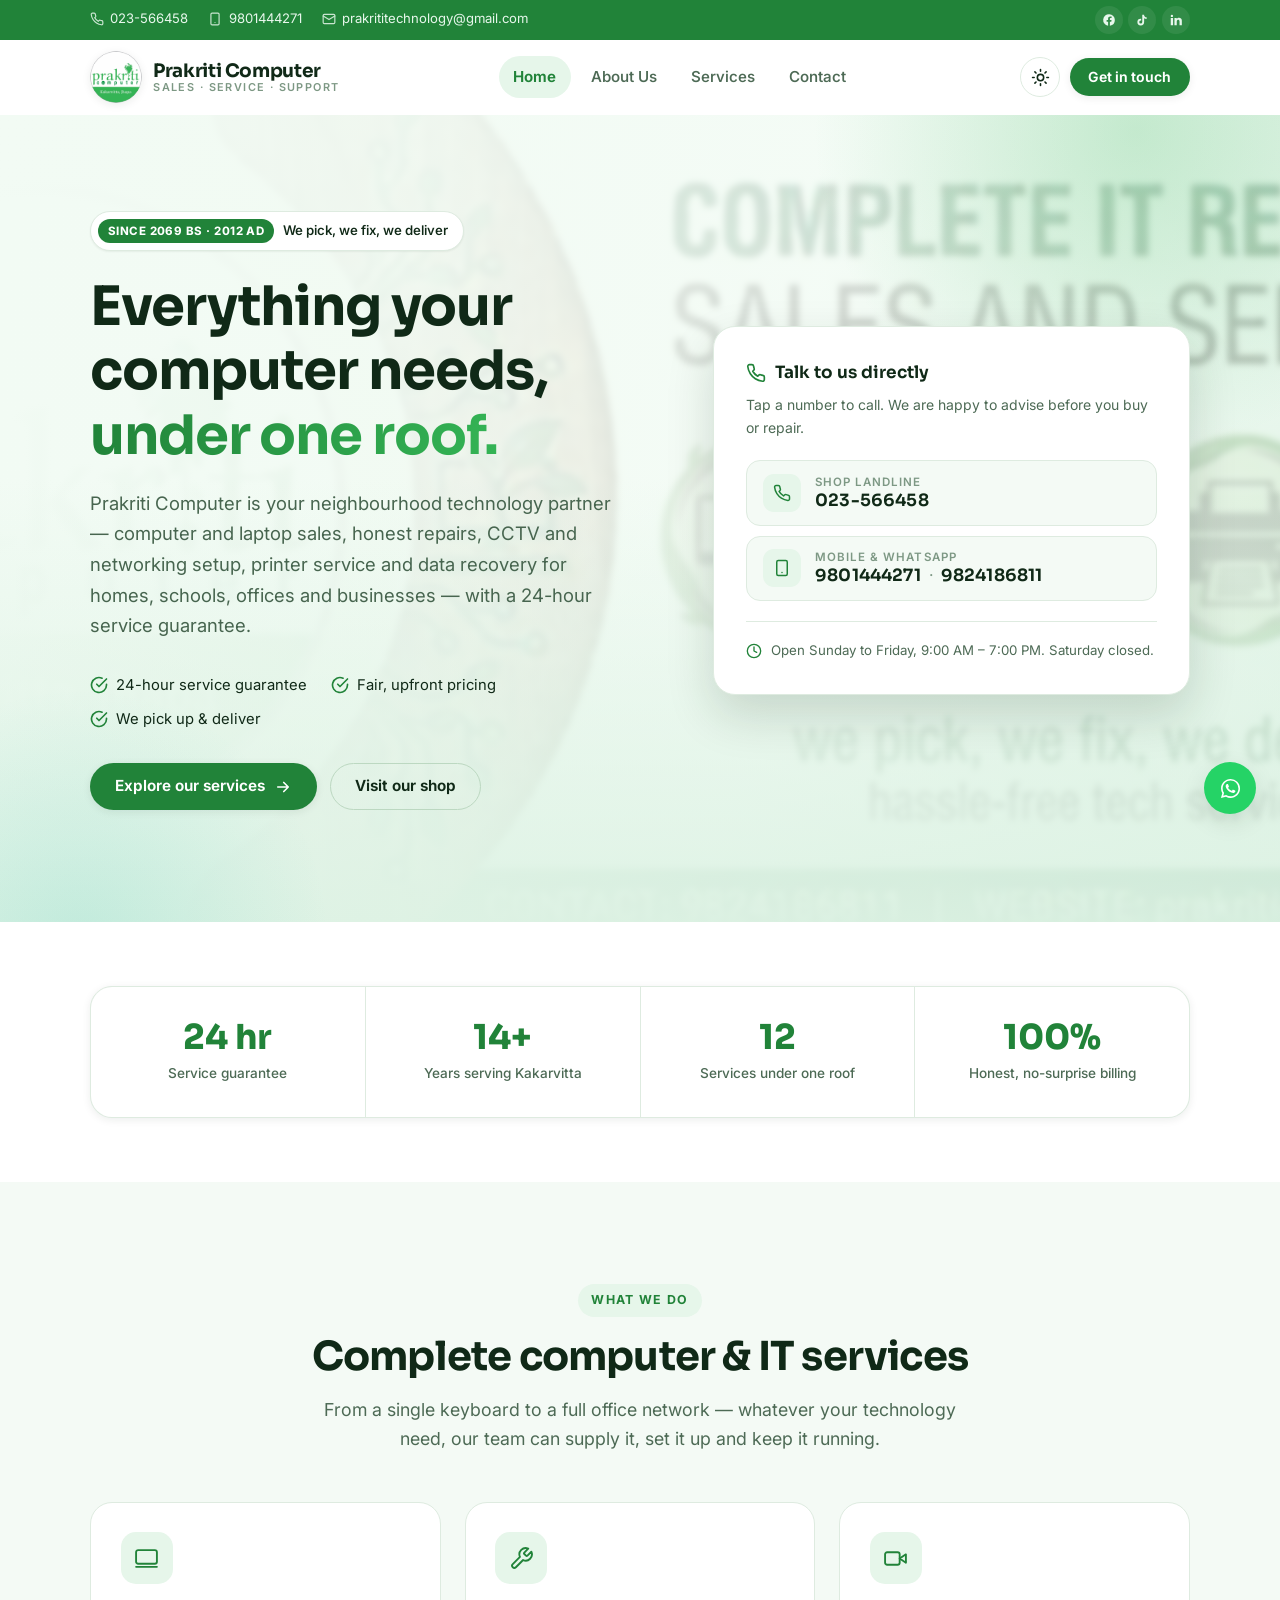
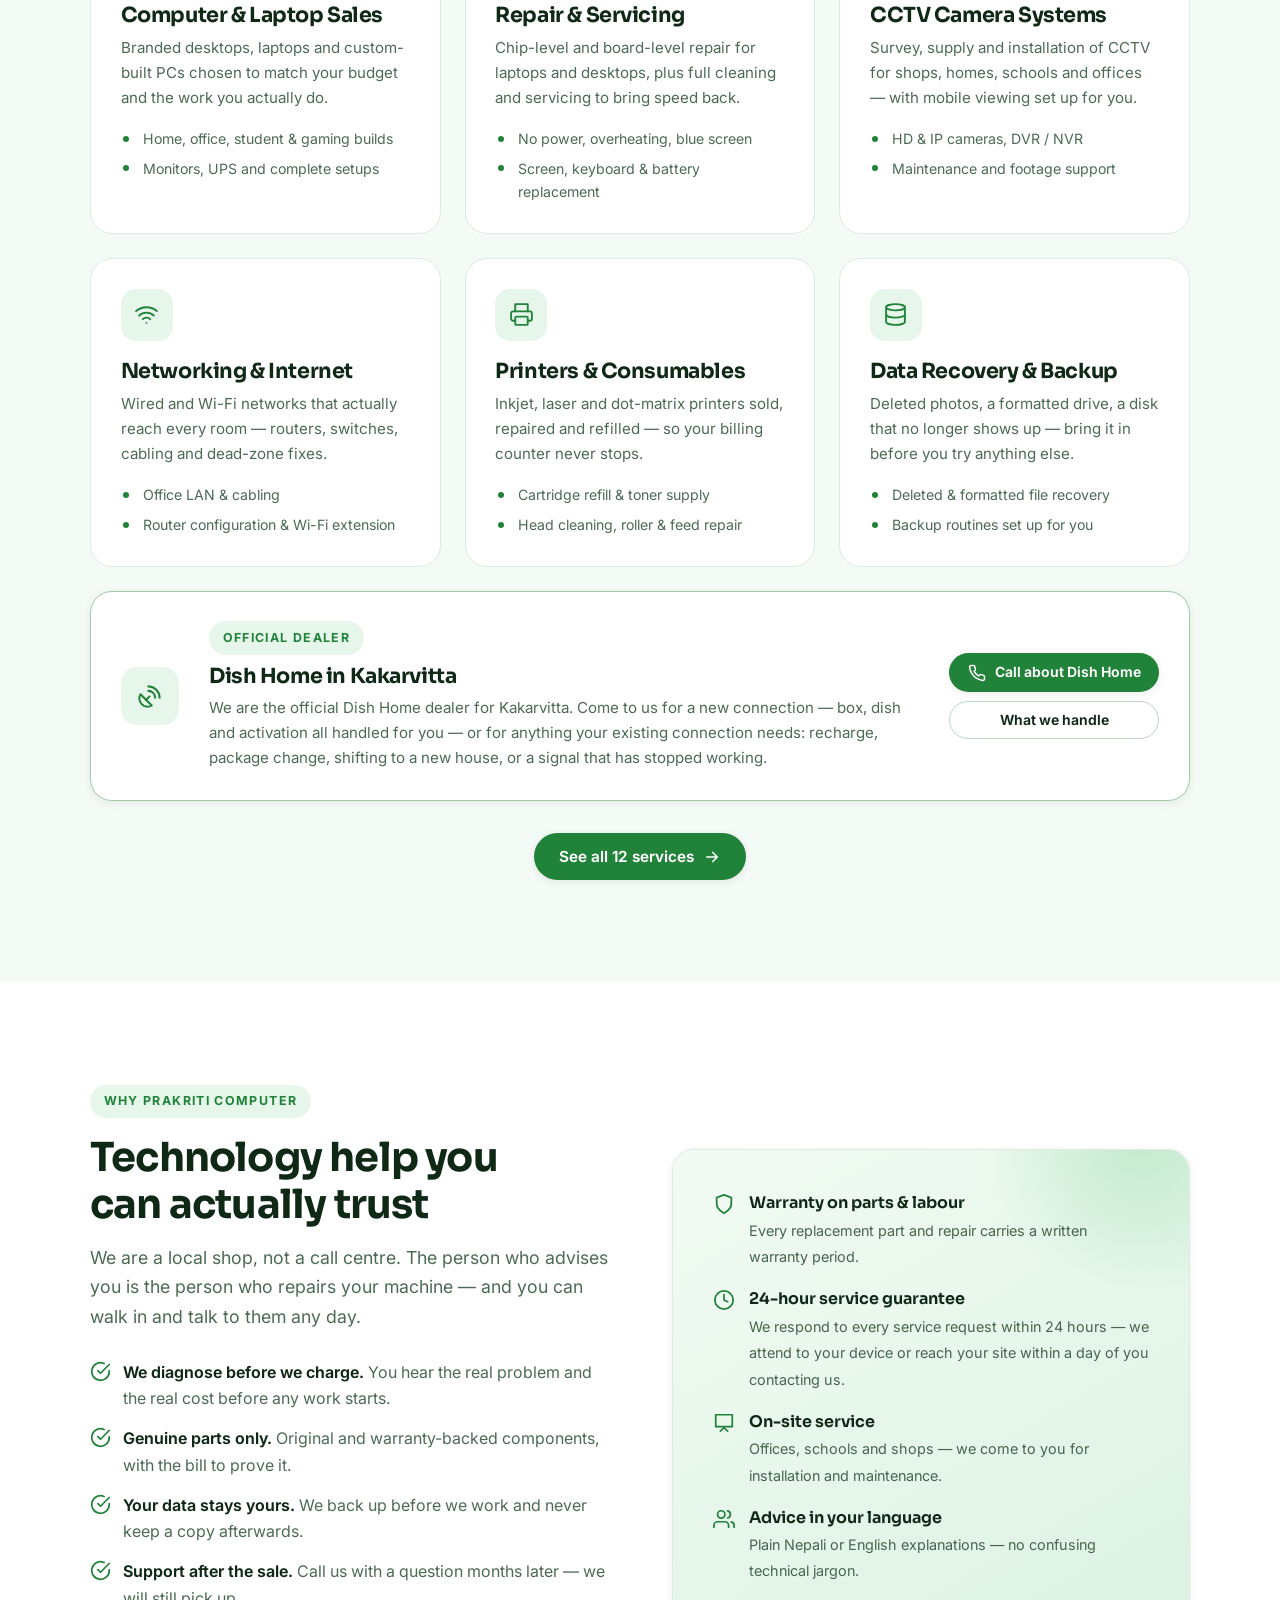
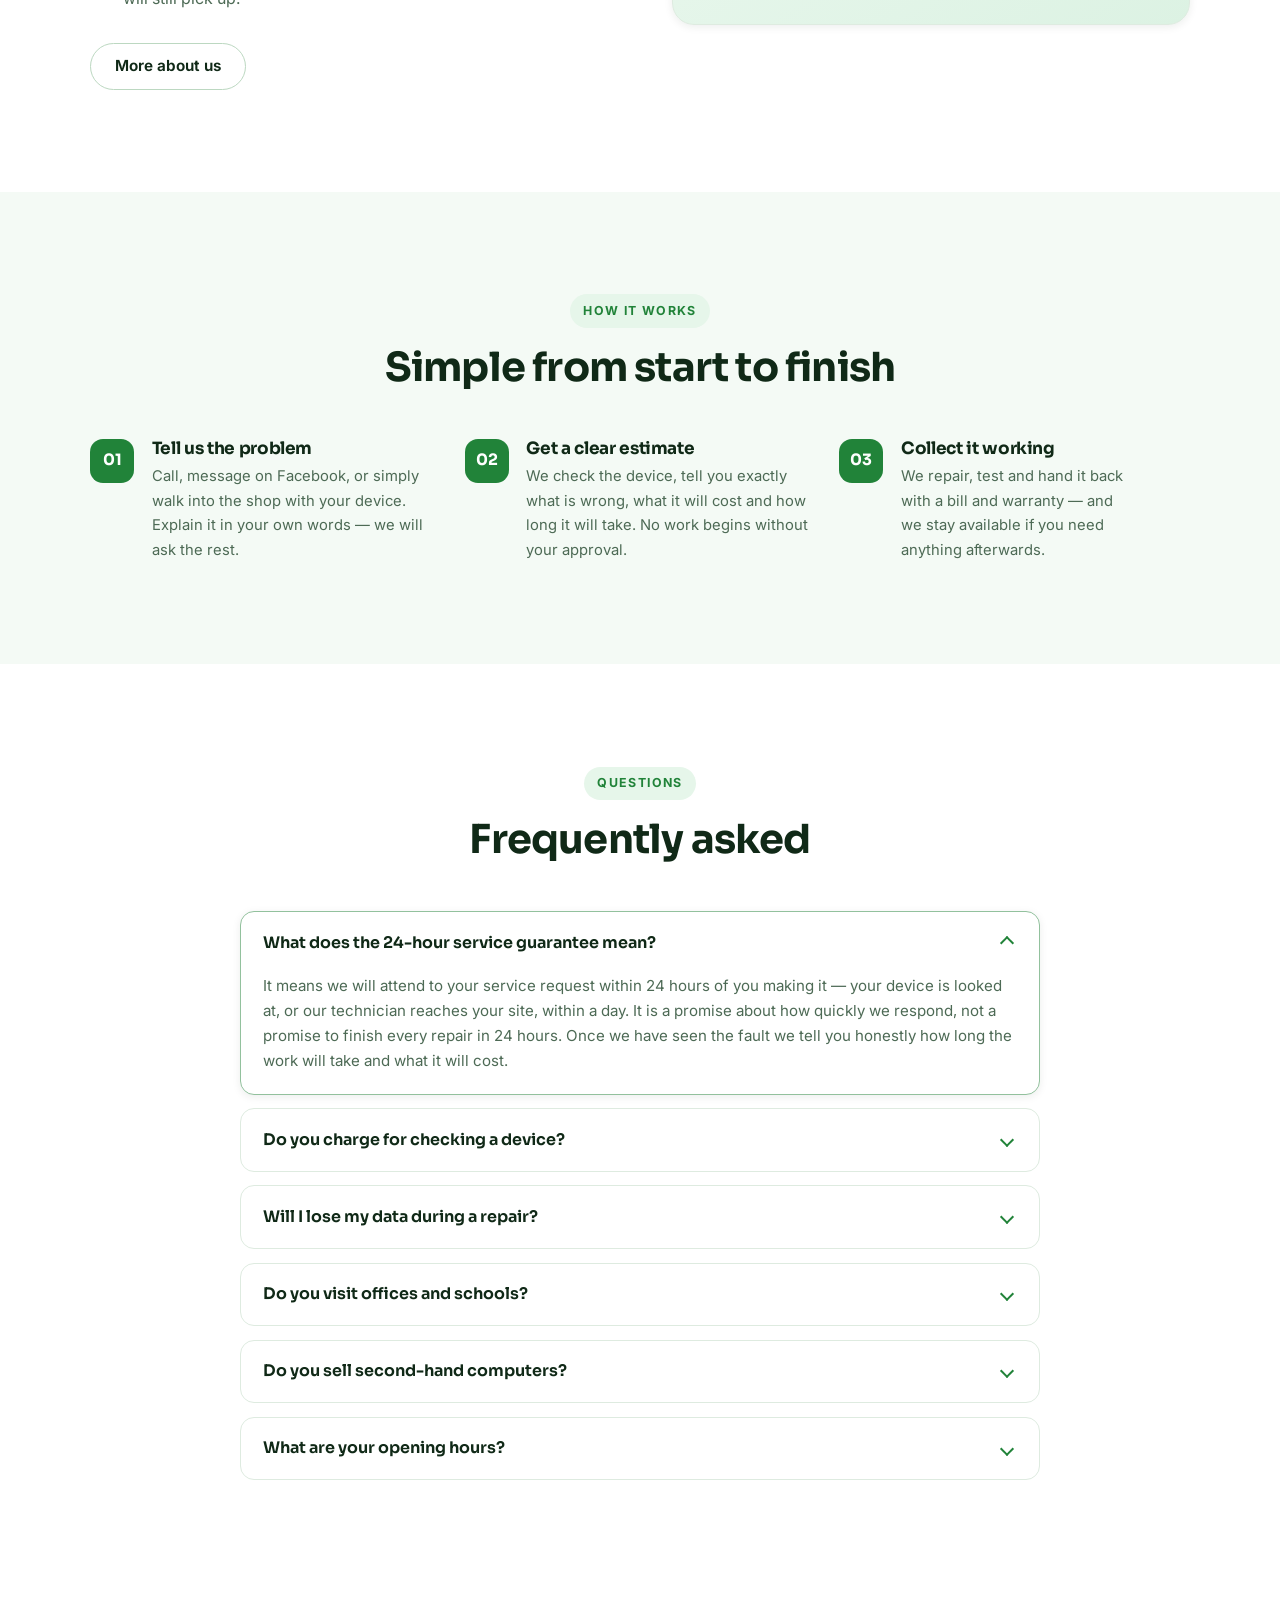
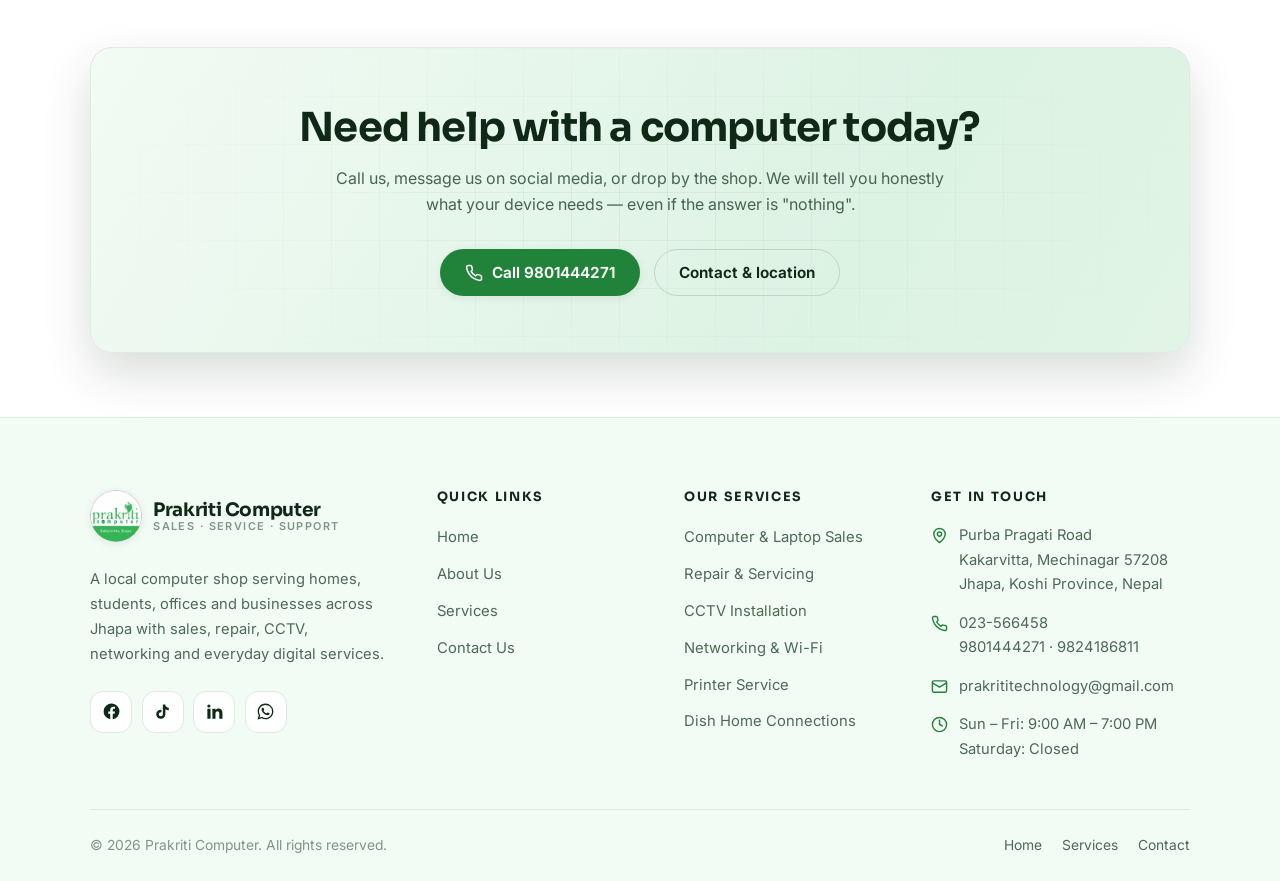
<file: index.html>
<!DOCTYPE html>
<html lang="en" data-theme="light">
<head>
<meta charset="utf-8">
<meta name="viewport" content="width=device-width, initial-scale=1">
<title>Prakriti Computer — Computer Sales, Repair &amp; IT Services in Kakarvitta, Jhapa</title>
<meta name="description" content="Prakriti Computer provides computer and laptop sales, repair and servicing, printer service, CCTV installation, networking, data recovery and software support in Kakarvitta, Jhapa. Official Dish Home dealer. 24-hour service guarantee. Call 023-566458, 9801444271 or 9824186811.">
<meta name="keywords" content="Prakriti Computer, computer shop Jhapa, laptop repair Nepal, CCTV installation Jhapa, printer repair, computer service Nepal, networking Nepal">
<meta name="author" content="Prakriti Computer">
<meta name="theme-color" content="#218339">
<link rel="canonical" href="https://prakriticomputer.com.np/">

<!-- Open Graph / social sharing -->
<meta property="og:type" content="website">
<meta property="og:site_name" content="Prakriti Computer">
<meta property="og:title" content="Prakriti Computer — Computer Sales, Repair &amp; IT Services">
<meta property="og:description" content="Your trusted computer shop in Kakarvitta, Jhapa. Sales, repair, CCTV, networking and printers, with a 24-hour service guarantee.">
<meta property="og:url" content="https://prakriticomputer.com.np/">
<meta property="og:locale" content="en_NP">
<meta property="og:image" content="https://prakriticomputer.com.np/assets/img/og-image.png">
<meta name="twitter:card" content="summary_large_image">

<link rel="icon" type="image/png" sizes="32x32" href="assets/img/favicon-32.png">
<link rel="icon" type="image/png" sizes="64x64" href="assets/img/favicon-64.png">
<link rel="apple-touch-icon" href="assets/img/favicon-180.png">

<link rel="preconnect" href="https://fonts.googleapis.com">
<link rel="preconnect" href="https://fonts.gstatic.com" crossorigin>
<link href="https://fonts.googleapis.com/css2?family=Inter:wght@400;500;600;700&family=Sora:wght@600;700;800&display=swap" rel="stylesheet">
<link rel="preload" as="image" href="assets/img/banner.jpg">
<link rel="stylesheet" href="assets/css/style.css">

<!-- Apply the saved theme before first paint to avoid a colour flash -->
<script>
  (function () {
    document.documentElement.classList.add("js");
    try {
      var t = localStorage.getItem("pc-theme");
      if (!t) t = window.matchMedia("(prefers-color-scheme: dark)").matches ? "dark" : "light";
      document.documentElement.setAttribute("data-theme", t);
    } catch (e) {}
  })();
</script>

<!-- Local business structured data (helps Google show your phone, hours and map) -->
<script type="application/ld+json">
{
  "@context": "https://schema.org",
  "@type": "LocalBusiness",
  "@id": "https://prakriticomputer.com.np/#business",
  "name": "Prakriti Computer",
  "url": "https://prakriticomputer.com.np/",
  "image": "https://prakriticomputer.com.np/assets/img/og-image.png",
  "description": "Computer and laptop sales, repair and servicing, printer service, CCTV installation, networking, data recovery and software support in Kakarvitta, Jhapa. Official Dish Home dealer for new and existing connections. 24-hour service guarantee.",
  "telephone": "+977-23-566458",
  "email": "prakrititechnology@gmail.com",
  "priceRange": "$$",
  "foundingDate": "2012-08-04",
  "slogan": "We pick, we fix, we deliver",
  "address": {
    "@type": "PostalAddress",
    "streetAddress": "Purba Pragati Road, Kakarvitta",
    "addressLocality": "Mechinagar",
    "postalCode": "57208",
    "addressRegion": "Koshi Province",
    "addressCountry": "NP"
  },
  "geo": {
    "@type": "GeoCoordinates",
    "latitude": 26.6475018,
    "longitude": 88.1574236
  },
  "hasMap": "https://www.google.com/maps/place/Prakriti+Computer/@26.6475018,88.1574236,17z",
  "contactPoint": [
    { "@type": "ContactPoint", "telephone": "+977-23-566458", "contactType": "customer service", "areaServed": "NP" },
    { "@type": "ContactPoint", "telephone": "+977-9801444271", "contactType": "sales and service", "areaServed": "NP" },
    { "@type": "ContactPoint", "telephone": "+977-9824186811", "contactType": "sales and service", "areaServed": "NP" }
  ],
  "openingHoursSpecification": [
    {
      "@type": "OpeningHoursSpecification",
      "dayOfWeek": ["Sunday", "Monday", "Tuesday", "Wednesday", "Thursday", "Friday"],
      "opens": "09:00",
      "closes": "19:00"
    }
  ],
  "sameAs": [
    "https://www.facebook.com/prakriticomputer",
    "https://www.tiktok.com/@prakriticomputer",
    "https://www.linkedin.com/company/100513628/"
  ]
}
</script>
</head>
<body>

<a class="skip-link" href="#main">Skip to main content</a>

<!-- ============================ TOP BAR ============================ -->
<div class="topbar">
  <div class="container topbar__inner">
    <ul class="topbar__list">
      <li>
        <a href="tel:+97723566458">
          <svg viewBox="0 0 24 24" fill="none" stroke="currentColor" stroke-width="2" stroke-linecap="round" stroke-linejoin="round" aria-hidden="true"><path d="M22 16.92v3a2 2 0 0 1-2.18 2 19.79 19.79 0 0 1-8.63-3.07 19.5 19.5 0 0 1-6-6 19.79 19.79 0 0 1-3.07-8.67A2 2 0 0 1 4.11 2h3a2 2 0 0 1 2 1.72c.13.96.36 1.9.7 2.81a2 2 0 0 1-.45 2.11L8.09 9.91a16 16 0 0 0 6 6l1.27-1.27a2 2 0 0 1 2.11-.45c.91.34 1.85.57 2.81.7A2 2 0 0 1 22 16.92z"/></svg>
          023-566458
        </a>
      </li>
      <li class="topbar__hide-sm">
        <a href="tel:+9779801444271">
          <svg viewBox="0 0 24 24" fill="none" stroke="currentColor" stroke-width="2" stroke-linecap="round" stroke-linejoin="round" aria-hidden="true"><rect x="5" y="2" width="14" height="20" rx="2"/><path d="M12 18h.01"/></svg>
          9801444271
        </a>
      </li>
      <li class="topbar__hide-sm">
        <a href="mailto:prakrititechnology@gmail.com">
          <svg viewBox="0 0 24 24" fill="none" stroke="currentColor" stroke-width="2" stroke-linecap="round" stroke-linejoin="round" aria-hidden="true"><rect x="2" y="4" width="20" height="16" rx="2"/><path d="m22 7-10 6L2 7"/></svg>
          prakrititechnology@gmail.com
        </a>
      </li>
    </ul>
    <div class="topbar__socials">
      <a href="https://www.facebook.com/prakriticomputer" target="_blank" rel="noopener" aria-label="Prakriti Computer on Facebook">
        <svg viewBox="0 0 24 24" fill="currentColor" aria-hidden="true"><path d="M22 12a10 10 0 1 0-11.56 9.88v-6.99H7.9V12h2.54V9.8c0-2.5 1.49-3.89 3.77-3.89 1.09 0 2.24.2 2.24.2v2.46h-1.26c-1.24 0-1.63.77-1.63 1.56V12h2.78l-.45 2.89h-2.33v6.99A10 10 0 0 0 22 12z"/></svg>
      </a>
      <a href="https://www.tiktok.com/@prakriticomputer" target="_blank" rel="noopener" aria-label="Prakriti Computer on TikTok">
        <svg viewBox="0 0 24 24" fill="currentColor" aria-hidden="true"><path d="M16.6 5.82A4.28 4.28 0 0 1 15.54 3h-3.09v12.4a2.59 2.59 0 1 1-2.59-2.59c.27 0 .53.04.77.12v-3.2a5.9 5.9 0 0 0-.77-.05 5.79 5.79 0 1 0 5.79 5.79V9.01a7.35 7.35 0 0 0 4.29 1.37V7.3a4.29 4.29 0 0 1-3.34-1.48z"/></svg>
      </a>
      <a href="https://www.linkedin.com/company/100513628/" target="_blank" rel="noopener" aria-label="Prakriti Computer on LinkedIn">
        <svg viewBox="0 0 24 24" fill="currentColor" aria-hidden="true"><path d="M6.94 5a2 2 0 1 1-4 0 2 2 0 0 1 4 0zM7 8.48H3V21h4V8.48zm6.32 0H9.34V21h3.94v-6.57c0-3.66 4.77-4 4.77 0V21H22v-7.93c0-6.17-7.06-5.94-8.72-2.91l.04-1.68z"/></svg>
      </a>
    </div>
  </div>
</div>

<!-- ============================ HEADER ============================ -->
<header class="site-header">
  <div class="container nav">
    <a class="brand" href="index.html">
      <span class="brand__mark"><img src="assets/img/logo.png" alt="" width="52" height="52"></span>
      <span class="brand__text">
        <span class="brand__name">Prakriti Computer</span>
        <span class="brand__tag">Sales &middot; Service &middot; Support</span>
      </span>
    </a>

    <ul class="nav__menu" id="primary-menu">
      <li><a class="nav__link" href="index.html" aria-current="page">Home</a></li>
      <li><a class="nav__link" href="about.html">About Us</a></li>
      <li><a class="nav__link" href="services.html">Services</a></li>
      <li><a class="nav__link" href="contact.html">Contact</a></li>
      <li class="nav__menu-cta"><a class="btn btn--block" href="tel:+9779801444271">Call 9801444271</a></li>
    </ul>

    <div class="nav__actions">
      <button class="icon-btn theme-toggle" type="button" aria-label="Switch to dark mode">
        <svg class="icon-sun" viewBox="0 0 24 24" fill="none" stroke="currentColor" stroke-width="2" stroke-linecap="round" stroke-linejoin="round" aria-hidden="true"><circle cx="12" cy="12" r="4"/><path d="M12 2v2M12 20v2M4.93 4.93l1.41 1.41M17.66 17.66l1.41 1.41M2 12h2M20 12h2M6.34 17.66l-1.41 1.41M19.07 4.93l-1.41 1.41"/></svg>
        <svg class="icon-moon" viewBox="0 0 24 24" fill="none" stroke="currentColor" stroke-width="2" stroke-linecap="round" stroke-linejoin="round" aria-hidden="true"><path d="M21 12.79A9 9 0 1 1 11.21 3 7 7 0 0 0 21 12.79z"/></svg>
      </button>
      <a class="btn btn--sm nav__cta" href="contact.html">Get in touch</a>
      <button class="icon-btn nav__toggle" type="button" aria-expanded="false" aria-controls="primary-menu" aria-label="Toggle menu">
        <svg viewBox="0 0 24 24" fill="none" stroke="currentColor" stroke-width="2" stroke-linecap="round" aria-hidden="true"><path d="M3 6h18M3 12h18M3 18h18"/></svg>
      </button>
    </div>
  </div>
</header>

<main id="main">

  <!-- ============================ HERO ============================ -->
  <section class="hero">
    <div class="hero__bg" aria-hidden="true"></div>
    <div class="container hero__inner">
      <div>
        <span class="hero__badge"><b>Since 2069 BS &middot; 2012 AD</b> We pick, we fix, we deliver</span>
        <h1>Everything your computer needs, <span class="accent">under one roof.</span></h1>
        <p class="hero__text">
          Prakriti Computer is your neighbourhood technology partner — computer and laptop sales,
          honest repairs, CCTV and networking setup, printer service and data recovery
          for homes, schools, offices and businesses — with a 24-hour service guarantee.
        </p>
        <ul class="hero__points">
          <li>
            <svg viewBox="0 0 24 24" fill="none" stroke="currentColor" stroke-width="2.2" stroke-linecap="round" stroke-linejoin="round" aria-hidden="true"><path d="M22 11.08V12a10 10 0 1 1-5.93-9.14"/><path d="m9 11 3 3L22 4"/></svg>
            24-hour service guarantee
          </li>
          <li>
            <svg viewBox="0 0 24 24" fill="none" stroke="currentColor" stroke-width="2.2" stroke-linecap="round" stroke-linejoin="round" aria-hidden="true"><path d="M22 11.08V12a10 10 0 1 1-5.93-9.14"/><path d="m9 11 3 3L22 4"/></svg>
            Fair, upfront pricing
          </li>
          <li>
            <svg viewBox="0 0 24 24" fill="none" stroke="currentColor" stroke-width="2.2" stroke-linecap="round" stroke-linejoin="round" aria-hidden="true"><path d="M22 11.08V12a10 10 0 1 1-5.93-9.14"/><path d="m9 11 3 3L22 4"/></svg>
            We pick up &amp; deliver
          </li>
        </ul>
        <div class="btn-row">
          <a class="btn" href="services.html">
            Explore our services
            <svg viewBox="0 0 24 24" fill="none" stroke="currentColor" stroke-width="2.2" stroke-linecap="round" stroke-linejoin="round" aria-hidden="true"><path d="M5 12h14M13 6l6 6-6 6"/></svg>
          </a>
          <a class="btn btn--ghost" href="contact.html">Visit our shop</a>
        </div>
      </div>

      <!-- Quick-call card -->
      <aside class="call-card">
        <p class="call-card__title">
          <svg viewBox="0 0 24 24" fill="none" stroke="currentColor" stroke-width="2" stroke-linecap="round" stroke-linejoin="round" aria-hidden="true"><path d="M22 16.92v3a2 2 0 0 1-2.18 2 19.79 19.79 0 0 1-8.63-3.07 19.5 19.5 0 0 1-6-6 19.79 19.79 0 0 1-3.07-8.67A2 2 0 0 1 4.11 2h3a2 2 0 0 1 2 1.72c.13.96.36 1.9.7 2.81a2 2 0 0 1-.45 2.11L8.09 9.91a16 16 0 0 0 6 6l1.27-1.27a2 2 0 0 1 2.11-.45c.91.34 1.85.57 2.81.7A2 2 0 0 1 22 16.92z"/></svg>
          Talk to us directly
        </p>
        <p class="call-card__sub">Tap a number to call. We are happy to advise before you buy or repair.</p>

        <div class="phone-list">
          <a class="phone-item" href="tel:+97723566458">
            <span class="phone-item__icon">
              <svg viewBox="0 0 24 24" fill="none" stroke="currentColor" stroke-width="2" stroke-linecap="round" stroke-linejoin="round" aria-hidden="true"><path d="M22 16.92v3a2 2 0 0 1-2.18 2 19.79 19.79 0 0 1-8.63-3.07 19.5 19.5 0 0 1-6-6 19.79 19.79 0 0 1-3.07-8.67A2 2 0 0 1 4.11 2h3a2 2 0 0 1 2 1.72c.13.96.36 1.9.7 2.81a2 2 0 0 1-.45 2.11L8.09 9.91a16 16 0 0 0 6 6l1.27-1.27a2 2 0 0 1 2.11-.45c.91.34 1.85.57 2.81.7A2 2 0 0 1 22 16.92z"/></svg>
            </span>
            <span class="phone-item__meta">
              <span class="phone-item__label">Shop landline</span>
              <span class="phone-item__num">023-566458</span>
            </span>
          </a>

          <div class="phone-item phone-item--multi">
            <span class="phone-item__icon">
              <svg viewBox="0 0 24 24" fill="none" stroke="currentColor" stroke-width="2" stroke-linecap="round" stroke-linejoin="round" aria-hidden="true"><rect x="5" y="2" width="14" height="20" rx="2"/><path d="M12 18h.01"/></svg>
            </span>
            <span class="phone-item__meta">
              <span class="phone-item__label">Mobile &amp; WhatsApp</span>
              <span class="phone-item__nums">
                <a class="phone-item__num" href="tel:+9779801444271">9801444271</a>
                <span class="phone-item__sep" aria-hidden="true">&middot;</span>
                <a class="phone-item__num" href="tel:+9779824186811">9824186811</a>
              </span>
            </span>
          </div>
        </div>

        <p class="call-card__note">
          <svg viewBox="0 0 24 24" fill="none" stroke="currentColor" stroke-width="2" stroke-linecap="round" stroke-linejoin="round" aria-hidden="true"><circle cx="12" cy="12" r="10"/><path d="M12 6v6l4 2"/></svg>
          Open Sunday to Friday, 9:00 AM – 7:00 PM. Saturday closed.
        </p>
      </aside>
    </div>
  </section>

  <!-- ============================ STATS ============================ -->
  <section class="section section--tight">
    <div class="container">
      <div class="stats reveal">
        <div class="stat">
          <div class="stat__num">24 hr</div>
          <div class="stat__label">Service guarantee</div>
        </div>
        <div class="stat">
          <div class="stat__num" data-years-since="2012-08-04">14+</div>
          <div class="stat__label">Years serving Kakarvitta</div>
        </div>
        <div class="stat">
          <div class="stat__num">12</div>
          <div class="stat__label">Services under one roof</div>
        </div>
        <div class="stat">
          <div class="stat__num">100%</div>
          <div class="stat__label">Honest, no-surprise billing</div>
        </div>
      </div>
    </div>
  </section>

  <!-- ============================ SERVICES ============================ -->
  <section class="section section--soft" id="services">
    <div class="container">
      <div class="section-head section-head--center">
        <span class="eyebrow">What we do</span>
        <h2>Complete computer &amp; IT services</h2>
        <p class="lede">
          From a single keyboard to a full office network — whatever your technology need,
          our team can supply it, set it up and keep it running.
        </p>
      </div>

      <div class="grid grid--3">
        <article class="card reveal">
          <div class="card__icon">
            <svg viewBox="0 0 24 24" fill="none" stroke="currentColor" stroke-width="1.8" stroke-linecap="round" stroke-linejoin="round" aria-hidden="true"><rect x="2" y="4" width="20" height="13" rx="2"/><path d="M2 20h20"/></svg>
          </div>
          <h3>Computer &amp; Laptop Sales</h3>
          <p>Branded desktops, laptops and custom-built PCs chosen to match your budget and the work you actually do.</p>
          <ul class="card__list">
            <li>Home, office, student &amp; gaming builds</li>
            <li>Monitors, UPS and complete setups</li>
          </ul>
        </article>

        <article class="card reveal">
          <div class="card__icon">
            <svg viewBox="0 0 24 24" fill="none" stroke="currentColor" stroke-width="1.8" stroke-linecap="round" stroke-linejoin="round" aria-hidden="true"><path d="M14.7 6.3a1 1 0 0 0 0 1.4l1.6 1.6a1 1 0 0 0 1.4 0l3.77-3.77a6 6 0 0 1-7.94 7.94l-6.91 6.91a2.12 2.12 0 0 1-3-3l6.91-6.91a6 6 0 0 1 7.94-7.94l-3.76 3.76z"/></svg>
          </div>
          <h3>Repair &amp; Servicing</h3>
          <p>Chip-level and board-level repair for laptops and desktops, plus full cleaning and servicing to bring speed back.</p>
          <ul class="card__list">
            <li>No power, overheating, blue screen</li>
            <li>Screen, keyboard &amp; battery replacement</li>
          </ul>
        </article>

        <article class="card reveal">
          <div class="card__icon">
            <svg viewBox="0 0 24 24" fill="none" stroke="currentColor" stroke-width="1.8" stroke-linecap="round" stroke-linejoin="round" aria-hidden="true"><path d="m22 8-6 4 6 4V8z"/><rect x="2" y="6" width="14" height="12" rx="2"/></svg>
          </div>
          <h3>CCTV Camera Systems</h3>
          <p>Survey, supply and installation of CCTV for shops, homes, schools and offices — with mobile viewing set up for you.</p>
          <ul class="card__list">
            <li>HD &amp; IP cameras, DVR / NVR</li>
            <li>Maintenance and footage support</li>
          </ul>
        </article>

        <article class="card reveal">
          <div class="card__icon">
            <svg viewBox="0 0 24 24" fill="none" stroke="currentColor" stroke-width="1.8" stroke-linecap="round" stroke-linejoin="round" aria-hidden="true"><path d="M5 13a10 10 0 0 1 14 0"/><path d="M8.5 16.5a5 5 0 0 1 7 0"/><path d="M2 8.8a15 15 0 0 1 20 0"/><path d="M12 20h.01"/></svg>
          </div>
          <h3>Networking &amp; Internet</h3>
          <p>Wired and Wi-Fi networks that actually reach every room — routers, switches, cabling and dead-zone fixes.</p>
          <ul class="card__list">
            <li>Office LAN &amp; cabling</li>
            <li>Router configuration &amp; Wi-Fi extension</li>
          </ul>
        </article>

        <article class="card reveal">
          <div class="card__icon">
            <svg viewBox="0 0 24 24" fill="none" stroke="currentColor" stroke-width="1.8" stroke-linecap="round" stroke-linejoin="round" aria-hidden="true"><path d="M6 9V2h12v7"/><path d="M6 18H4a2 2 0 0 1-2-2v-5a2 2 0 0 1 2-2h16a2 2 0 0 1 2 2v5a2 2 0 0 1-2 2h-2"/><rect x="6" y="14" width="12" height="8" rx="1"/></svg>
          </div>
          <h3>Printers &amp; Consumables</h3>
          <p>Inkjet, laser and dot-matrix printers sold, repaired and refilled — so your billing counter never stops.</p>
          <ul class="card__list">
            <li>Cartridge refill &amp; toner supply</li>
            <li>Head cleaning, roller &amp; feed repair</li>
          </ul>
        </article>

        <article class="card reveal">
          <div class="card__icon">
            <svg viewBox="0 0 24 24" fill="none" stroke="currentColor" stroke-width="1.8" stroke-linecap="round" stroke-linejoin="round" aria-hidden="true"><ellipse cx="12" cy="5" rx="9" ry="3"/><path d="M3 5v14c0 1.66 4 3 9 3s9-1.34 9-3V5"/><path d="M3 12c0 1.66 4 3 9 3s9-1.34 9-3"/></svg>
          </div>
          <h3>Data Recovery &amp; Backup</h3>
          <p>Deleted photos, a formatted drive, a disk that no longer shows up — bring it in before you try anything else.</p>
          <ul class="card__list">
            <li>Deleted &amp; formatted file recovery</li>
            <li>Backup routines set up for you</li>
          </ul>
        </article>
      </div>

      <div class="dealer reveal">
        <span class="dealer__icon">
          <svg viewBox="0 0 24 24" fill="none" stroke="currentColor" stroke-width="1.8" stroke-linecap="round" stroke-linejoin="round" aria-hidden="true"><path d="M4 10a7.31 7.31 0 0 0 10 10Z"/><path d="m9 15 3-3"/><path d="M17 13a6 6 0 0 0-6-6"/><path d="M21 13A10 10 0 0 0 11 3"/></svg>
        </span>
        <div class="dealer__body">
          <span class="eyebrow">Official dealer</span>
          <h3>Dish Home in Kakarvitta</h3>
          <p>
            We are the official Dish Home dealer for Kakarvitta. Come to us for a new
            connection — box, dish and activation all handled for you — or for anything your
            existing connection needs: recharge, package change, shifting to a new house, or
            a signal that has stopped working.
          </p>
        </div>
        <div class="dealer__actions">
          <a class="btn btn--sm" href="tel:+9779801444271">
            <svg viewBox="0 0 24 24" fill="none" stroke="currentColor" stroke-width="2" stroke-linecap="round" stroke-linejoin="round" aria-hidden="true"><path d="M22 16.92v3a2 2 0 0 1-2.18 2 19.79 19.79 0 0 1-8.63-3.07 19.5 19.5 0 0 1-6-6 19.79 19.79 0 0 1-3.07-8.67A2 2 0 0 1 4.11 2h3a2 2 0 0 1 2 1.72c.13.96.36 1.9.7 2.81a2 2 0 0 1-.45 2.11L8.09 9.91a16 16 0 0 0 6 6l1.27-1.27a2 2 0 0 1 2.11-.45c.91.34 1.85.57 2.81.7A2 2 0 0 1 22 16.92z"/></svg>
            Call about Dish Home
          </a>
          <a class="btn btn--sm btn--ghost" href="services.html#dishhome">What we handle</a>
        </div>
      </div>

      <div class="btn-row" style="justify-content:center">
        <a class="btn" href="services.html">
          See all 12 services
          <svg viewBox="0 0 24 24" fill="none" stroke="currentColor" stroke-width="2.2" stroke-linecap="round" stroke-linejoin="round" aria-hidden="true"><path d="M5 12h14M13 6l6 6-6 6"/></svg>
        </a>
      </div>
    </div>
  </section>

  <!-- ============================ WHY US ============================ -->
  <section class="section">
    <div class="container split">
      <div>
        <span class="eyebrow">Why Prakriti Computer</span>
        <h2>Technology help you can actually trust</h2>
        <p class="lede">
          We are a local shop, not a call centre. The person who advises you is the person who
          repairs your machine — and you can walk in and talk to them any day.
        </p>
        <ul class="check-list">
          <li>
            <svg viewBox="0 0 24 24" fill="none" stroke="currentColor" stroke-width="2" stroke-linecap="round" stroke-linejoin="round" aria-hidden="true"><path d="M22 11.08V12a10 10 0 1 1-5.93-9.14"/><path d="m9 11 3 3L22 4"/></svg>
            <span><b>We diagnose before we charge.</b> You hear the real problem and the real cost before any work starts.</span>
          </li>
          <li>
            <svg viewBox="0 0 24 24" fill="none" stroke="currentColor" stroke-width="2" stroke-linecap="round" stroke-linejoin="round" aria-hidden="true"><path d="M22 11.08V12a10 10 0 1 1-5.93-9.14"/><path d="m9 11 3 3L22 4"/></svg>
            <span><b>Genuine parts only.</b> Original and warranty-backed components, with the bill to prove it.</span>
          </li>
          <li>
            <svg viewBox="0 0 24 24" fill="none" stroke="currentColor" stroke-width="2" stroke-linecap="round" stroke-linejoin="round" aria-hidden="true"><path d="M22 11.08V12a10 10 0 1 1-5.93-9.14"/><path d="m9 11 3 3L22 4"/></svg>
            <span><b>Your data stays yours.</b> We back up before we work and never keep a copy afterwards.</span>
          </li>
          <li>
            <svg viewBox="0 0 24 24" fill="none" stroke="currentColor" stroke-width="2" stroke-linecap="round" stroke-linejoin="round" aria-hidden="true"><path d="M22 11.08V12a10 10 0 1 1-5.93-9.14"/><path d="m9 11 3 3L22 4"/></svg>
            <span><b>Support after the sale.</b> Call us with a question months later — we will still pick up.</span>
          </li>
        </ul>
        <div class="btn-row">
          <a class="btn btn--ghost" href="about.html">More about us</a>
        </div>
      </div>

      <div class="split__panel reveal">
        <ul class="panel-list">
          <li>
            <svg viewBox="0 0 24 24" fill="none" stroke="currentColor" stroke-width="1.9" stroke-linecap="round" stroke-linejoin="round" aria-hidden="true"><path d="M12 22s8-4 8-10V5l-8-3-8 3v7c0 6 8 10 8 10z"/></svg>
            <div>
              <b>Warranty on parts &amp; labour</b>
              <span>Every replacement part and repair carries a written warranty period.</span>
            </div>
          </li>
          <li>
            <svg viewBox="0 0 24 24" fill="none" stroke="currentColor" stroke-width="1.9" stroke-linecap="round" stroke-linejoin="round" aria-hidden="true"><circle cx="12" cy="12" r="10"/><path d="M12 6v6l4 2"/></svg>
            <div>
              <b>24-hour service guarantee</b>
              <span>We respond to every service request within 24 hours — we attend to your device or reach your site within a day of you contacting us.</span>
            </div>
          </li>
          <li>
            <svg viewBox="0 0 24 24" fill="none" stroke="currentColor" stroke-width="1.9" stroke-linecap="round" stroke-linejoin="round" aria-hidden="true"><path d="M3 3h18v13H3z"/><path d="m8 21 4-4 4 4"/></svg>
            <div>
              <b>On-site service</b>
              <span>Offices, schools and shops — we come to you for installation and maintenance.</span>
            </div>
          </li>
          <li>
            <svg viewBox="0 0 24 24" fill="none" stroke="currentColor" stroke-width="1.9" stroke-linecap="round" stroke-linejoin="round" aria-hidden="true"><path d="M17 21v-2a4 4 0 0 0-4-4H5a4 4 0 0 0-4 4v2"/><circle cx="9" cy="7" r="4"/><path d="M23 21v-2a4 4 0 0 0-3-3.87"/><path d="M16 3.13a4 4 0 0 1 0 7.75"/></svg>
            <div>
              <b>Advice in your language</b>
              <span>Plain Nepali or English explanations — no confusing technical jargon.</span>
            </div>
          </li>
        </ul>
      </div>
    </div>
  </section>

  <!-- ============================ HOW WE WORK ============================ -->
  <section class="section section--soft">
    <div class="container">
      <div class="section-head section-head--center">
        <span class="eyebrow">How it works</span>
        <h2>Simple from start to finish</h2>
      </div>
      <div class="grid grid--3">
        <div class="feature reveal">
          <div class="feature__num">01</div>
          <div>
            <h3>Tell us the problem</h3>
            <p>Call, message on Facebook, or simply walk into the shop with your device. Explain it in your own words — we will ask the rest.</p>
          </div>
        </div>
        <div class="feature reveal">
          <div class="feature__num">02</div>
          <div>
            <h3>Get a clear estimate</h3>
            <p>We check the device, tell you exactly what is wrong, what it will cost and how long it will take. No work begins without your approval.</p>
          </div>
        </div>
        <div class="feature reveal">
          <div class="feature__num">03</div>
          <div>
            <h3>Collect it working</h3>
            <p>We repair, test and hand it back with a bill and warranty — and we stay available if you need anything afterwards.</p>
          </div>
        </div>
      </div>
    </div>
  </section>

  <!-- ============================ FAQ ============================ -->
  <section class="section">
    <div class="container">
      <div class="section-head section-head--center">
        <span class="eyebrow">Questions</span>
        <h2>Frequently asked</h2>
      </div>
      <div class="faq">
        <details open>
          <summary>What does the 24-hour service guarantee mean?</summary>
          <div class="faq__body">It means we will attend to your service request within 24 hours of you making it — your device is looked at, or our technician reaches your site, within a day. It is a promise about how quickly we respond, not a promise to finish every repair in 24 hours. Once we have seen the fault we tell you honestly how long the work will take and what it will cost.</div>
        </details>
        <details>
          <summary>Do you charge for checking a device?</summary>
          <div class="faq__body">Basic diagnosis at the shop is free. If a fault needs deep hardware testing we will tell you the checking charge in advance, and it is adjusted against the repair cost if you go ahead.</div>
        </details>
        <details>
          <summary>Will I lose my data during a repair?</summary>
          <div class="faq__body">We take a backup of your important files before any repair or software installation whenever the storage is readable. Please tell us if you have data you cannot afford to lose so we can prioritise it.</div>
        </details>
        <details>
          <summary>Do you visit offices and schools?</summary>
          <div class="faq__body">Yes. We provide on-site installation, networking, CCTV and annual maintenance (AMC) for offices, schools, shops and institutions across the district. Call 9824186811 to arrange a visit.</div>
        </details>
        <details>
          <summary>Do you sell second-hand computers?</summary>
          <div class="faq__body">We deal mainly in new and branded machines, and we also help you upgrade your existing computer instead of replacing it — often a cheaper and better option. Ask us what makes sense for your budget.</div>
        </details>
        <details>
          <summary>What are your opening hours?</summary>
          <div class="faq__body">Sunday to Friday, 9:00 AM to 7:00 PM. We are closed on Saturdays and public holidays. For urgent service you can still call 9801444271.</div>
        </details>
      </div>
    </div>
  </section>

  <!-- ============================ CTA ============================ -->
  <section class="section section--tight">
    <div class="container">
      <div class="cta-band reveal">
        <h2>Need help with a computer today?</h2>
        <p>Call us, message us on social media, or drop by the shop. We will tell you honestly what your device needs — even if the answer is "nothing".</p>
        <div class="btn-row">
          <a class="btn" href="tel:+9779801444271">
            <svg viewBox="0 0 24 24" fill="none" stroke="currentColor" stroke-width="2" stroke-linecap="round" stroke-linejoin="round" aria-hidden="true"><path d="M22 16.92v3a2 2 0 0 1-2.18 2 19.79 19.79 0 0 1-8.63-3.07 19.5 19.5 0 0 1-6-6 19.79 19.79 0 0 1-3.07-8.67A2 2 0 0 1 4.11 2h3a2 2 0 0 1 2 1.72c.13.96.36 1.9.7 2.81a2 2 0 0 1-.45 2.11L8.09 9.91a16 16 0 0 0 6 6l1.27-1.27a2 2 0 0 1 2.11-.45c.91.34 1.85.57 2.81.7A2 2 0 0 1 22 16.92z"/></svg>
            Call 9801444271
          </a>
          <a class="btn btn--ghost" href="contact.html">Contact &amp; location</a>
        </div>
      </div>
    </div>
  </section>

</main>

<!-- ============================ FOOTER ============================ -->
<footer class="site-footer">
  <div class="container">
    <div class="footer__grid">
      <div>
        <a class="brand" href="index.html">
          <span class="brand__mark"><img src="assets/img/logo.png" alt="" width="52" height="52"></span>
          <span class="brand__text">
            <span class="brand__name">Prakriti Computer</span>
            <span class="brand__tag">Sales &middot; Service &middot; Support</span>
          </span>
        </a>
        <p class="footer__about">
          A local computer shop serving homes, students, offices and businesses across Jhapa with
          sales, repair, CCTV, networking and everyday digital services.
        </p>
        <div class="socials">
          <a class="social social--fb" href="https://www.facebook.com/prakriticomputer" target="_blank" rel="noopener" aria-label="Facebook">
            <svg viewBox="0 0 24 24" fill="currentColor" aria-hidden="true"><path d="M22 12a10 10 0 1 0-11.56 9.88v-6.99H7.9V12h2.54V9.8c0-2.5 1.49-3.89 3.77-3.89 1.09 0 2.24.2 2.24.2v2.46h-1.26c-1.24 0-1.63.77-1.63 1.56V12h2.78l-.45 2.89h-2.33v6.99A10 10 0 0 0 22 12z"/></svg>
          </a>
          <a class="social social--tt" href="https://www.tiktok.com/@prakriticomputer" target="_blank" rel="noopener" aria-label="TikTok">
            <svg viewBox="0 0 24 24" fill="currentColor" aria-hidden="true"><path d="M16.6 5.82A4.28 4.28 0 0 1 15.54 3h-3.09v12.4a2.59 2.59 0 1 1-2.59-2.59c.27 0 .53.04.77.12v-3.2a5.9 5.9 0 0 0-.77-.05 5.79 5.79 0 1 0 5.79 5.79V9.01a7.35 7.35 0 0 0 4.29 1.37V7.3a4.29 4.29 0 0 1-3.34-1.48z"/></svg>
          </a>
          <a class="social social--li" href="https://www.linkedin.com/company/100513628/" target="_blank" rel="noopener" aria-label="LinkedIn">
            <svg viewBox="0 0 24 24" fill="currentColor" aria-hidden="true"><path d="M6.94 5a2 2 0 1 1-4 0 2 2 0 0 1 4 0zM7 8.48H3V21h4V8.48zm6.32 0H9.34V21h3.94v-6.57c0-3.66 4.77-4 4.77 0V21H22v-7.93c0-6.17-7.06-5.94-8.72-2.91l.04-1.68z"/></svg>
          </a>
          <a class="social social--wa" href="https://wa.me/9779824186811?text=Hello%20Prakriti%20Computer%2C" target="_blank" rel="noopener" aria-label="WhatsApp">
            <svg viewBox="0 0 24 24" fill="currentColor" aria-hidden="true"><path d="M12.04 2C6.58 2 2.13 6.45 2.13 11.91c0 1.75.46 3.45 1.32 4.95L2 22l5.25-1.38a9.87 9.87 0 0 0 4.79 1.22c5.46 0 9.91-4.45 9.91-9.91 0-2.65-1.03-5.14-2.9-7.01A9.82 9.82 0 0 0 12.04 2zm0 18.15a8.2 8.2 0 0 1-4.19-1.15l-.3-.18-3.12.82.83-3.04-.2-.31a8.19 8.19 0 0 1-1.26-4.38c0-4.54 3.7-8.23 8.25-8.23 2.2 0 4.27.86 5.83 2.42a8.19 8.19 0 0 1 2.41 5.82c0 4.54-3.7 8.23-8.25 8.23zm4.53-6.17c-.25-.13-1.47-.72-1.69-.8-.23-.09-.39-.13-.56.12-.16.25-.64.8-.79.97-.14.16-.29.18-.54.06-.25-.12-1.05-.39-2-1.23-.74-.66-1.24-1.47-1.38-1.72-.15-.25-.02-.39.11-.51.11-.11.25-.29.37-.44.13-.15.17-.25.25-.42.08-.16.04-.31-.02-.44-.06-.12-.56-1.35-.77-1.85-.2-.48-.4-.42-.56-.43h-.47c-.16 0-.43.06-.66.31-.23.25-.87.85-.87 2.07s.89 2.4 1.02 2.57c.13.16 1.76 2.69 4.26 3.77.6.26 1.06.41 1.42.52.6.19 1.14.16 1.57.1.48-.07 1.47-.6 1.68-1.18.21-.58.21-1.07.15-1.18-.06-.11-.23-.17-.48-.29z"/></svg>
          </a>
        </div>
      </div>

      <nav aria-label="Footer">
        <h2 class="footer__title">Quick Links</h2>
        <ul class="footer__links">
          <li><a href="index.html">Home</a></li>
          <li><a href="about.html">About Us</a></li>
          <li><a href="services.html">Services</a></li>
          <li><a href="contact.html">Contact Us</a></li>
        </ul>
      </nav>

      <div>
        <h2 class="footer__title">Our Services</h2>
        <ul class="footer__links">
          <li><a href="services.html#sales">Computer &amp; Laptop Sales</a></li>
          <li><a href="services.html#repair">Repair &amp; Servicing</a></li>
          <li><a href="services.html#cctv">CCTV Installation</a></li>
          <li><a href="services.html#network">Networking &amp; Wi-Fi</a></li>
          <li><a href="services.html#printer">Printer Service</a></li>
          <li><a href="services.html#dishhome">Dish Home Connections</a></li>
        </ul>
      </div>

      <div>
        <h2 class="footer__title">Get In Touch</h2>
        <ul class="footer__contact">
          <li>
            <svg viewBox="0 0 24 24" fill="none" stroke="currentColor" stroke-width="2" stroke-linecap="round" stroke-linejoin="round" aria-hidden="true"><path d="M20 10c0 6-8 12-8 12s-8-6-8-12a8 8 0 0 1 16 0z"/><circle cx="12" cy="10" r="3"/></svg>
            <span>Purba Pragati Road<br>Kakarvitta, Mechinagar 57208<br>Jhapa, Koshi Province, Nepal</span>
          </li>
          <li>
            <svg viewBox="0 0 24 24" fill="none" stroke="currentColor" stroke-width="2" stroke-linecap="round" stroke-linejoin="round" aria-hidden="true"><path d="M22 16.92v3a2 2 0 0 1-2.18 2 19.79 19.79 0 0 1-8.63-3.07 19.5 19.5 0 0 1-6-6 19.79 19.79 0 0 1-3.07-8.67A2 2 0 0 1 4.11 2h3a2 2 0 0 1 2 1.72c.13.96.36 1.9.7 2.81a2 2 0 0 1-.45 2.11L8.09 9.91a16 16 0 0 0 6 6l1.27-1.27a2 2 0 0 1 2.11-.45c.91.34 1.85.57 2.81.7A2 2 0 0 1 22 16.92z"/></svg>
            <span>
              <a href="tel:+97723566458">023-566458</a><br>
              <a href="tel:+9779801444271">9801444271</a> &middot;
              <a href="tel:+9779824186811">9824186811</a>
            </span>
          </li>
          <li>
            <svg viewBox="0 0 24 24" fill="none" stroke="currentColor" stroke-width="2" stroke-linecap="round" stroke-linejoin="round" aria-hidden="true"><rect x="2" y="4" width="20" height="16" rx="2"/><path d="m22 7-10 6L2 7"/></svg>
            <a href="mailto:prakrititechnology@gmail.com">prakrititechnology@gmail.com</a>
          </li>
          <li>
            <svg viewBox="0 0 24 24" fill="none" stroke="currentColor" stroke-width="2" stroke-linecap="round" stroke-linejoin="round" aria-hidden="true"><circle cx="12" cy="12" r="10"/><path d="M12 6v6l4 2"/></svg>
            <span>Sun – Fri: 9:00 AM – 7:00 PM<br>Saturday: Closed</span>
          </li>
        </ul>
      </div>
    </div>

    <div class="footer__bottom">
      <p>&copy; <span data-year>2026</span> Prakriti Computer. All rights reserved.</p>
      <nav aria-label="Footer secondary">
        <a href="index.html">Home</a>
        <a href="services.html">Services</a>
        <a href="contact.html">Contact</a>
      </nav>
    </div>
  </div>
</footer>

<!-- ============================ FLOATING BUTTONS ============================ -->
<div class="fab-stack">
  <a class="fab fab--wa" href="https://wa.me/9779824186811?text=Hello%20Prakriti%20Computer%2C" target="_blank" rel="noopener" aria-label="Chat on WhatsApp">
    <svg viewBox="0 0 24 24" fill="currentColor" aria-hidden="true"><path d="M12.04 2C6.58 2 2.13 6.45 2.13 11.91c0 1.75.46 3.45 1.32 4.95L2 22l5.25-1.38a9.87 9.87 0 0 0 4.79 1.22c5.46 0 9.91-4.45 9.91-9.91 0-2.65-1.03-5.14-2.9-7.01A9.82 9.82 0 0 0 12.04 2zm0 18.15a8.2 8.2 0 0 1-4.19-1.15l-.3-.18-3.12.82.83-3.04-.2-.31a8.19 8.19 0 0 1-1.26-4.38c0-4.54 3.7-8.23 8.25-8.23 2.2 0 4.27.86 5.83 2.42a8.19 8.19 0 0 1 2.41 5.82c0 4.54-3.7 8.23-8.25 8.23zm4.53-6.17c-.25-.13-1.47-.72-1.69-.8-.23-.09-.39-.13-.56.12-.16.25-.64.8-.79.97-.14.16-.29.18-.54.06-.25-.12-1.05-.39-2-1.23-.74-.66-1.24-1.47-1.38-1.72-.15-.25-.02-.39.11-.51.11-.11.25-.29.37-.44.13-.15.17-.25.25-.42.08-.16.04-.31-.02-.44-.06-.12-.56-1.35-.77-1.85-.2-.48-.4-.42-.56-.43h-.47c-.16 0-.43.06-.66.31-.23.25-.87.85-.87 2.07s.89 2.4 1.02 2.57c.13.16 1.76 2.69 4.26 3.77.6.26 1.06.41 1.42.52.6.19 1.14.16 1.57.1.48-.07 1.47-.6 1.68-1.18.21-.58.21-1.07.15-1.18-.06-.11-.23-.17-.48-.29z"/></svg>
  </a>
  <a class="fab fab--call" href="tel:+9779801444271" aria-label="Call us now">
    <svg viewBox="0 0 24 24" fill="none" stroke="currentColor" stroke-width="2" stroke-linecap="round" stroke-linejoin="round" aria-hidden="true"><path d="M22 16.92v3a2 2 0 0 1-2.18 2 19.79 19.79 0 0 1-8.63-3.07 19.5 19.5 0 0 1-6-6 19.79 19.79 0 0 1-3.07-8.67A2 2 0 0 1 4.11 2h3a2 2 0 0 1 2 1.72c.13.96.36 1.9.7 2.81a2 2 0 0 1-.45 2.11L8.09 9.91a16 16 0 0 0 6 6l1.27-1.27a2 2 0 0 1 2.11-.45c.91.34 1.85.57 2.81.7A2 2 0 0 1 22 16.92z"/></svg>
  </a>
  <button class="fab fab--top" type="button" aria-label="Back to top">
    <svg viewBox="0 0 24 24" fill="none" stroke="currentColor" stroke-width="2.2" stroke-linecap="round" stroke-linejoin="round" aria-hidden="true"><path d="M12 19V5M5 12l7-7 7 7"/></svg>
  </button>
</div>

<script src="assets/js/main.js" defer></script>
</body>
</html>
</file>
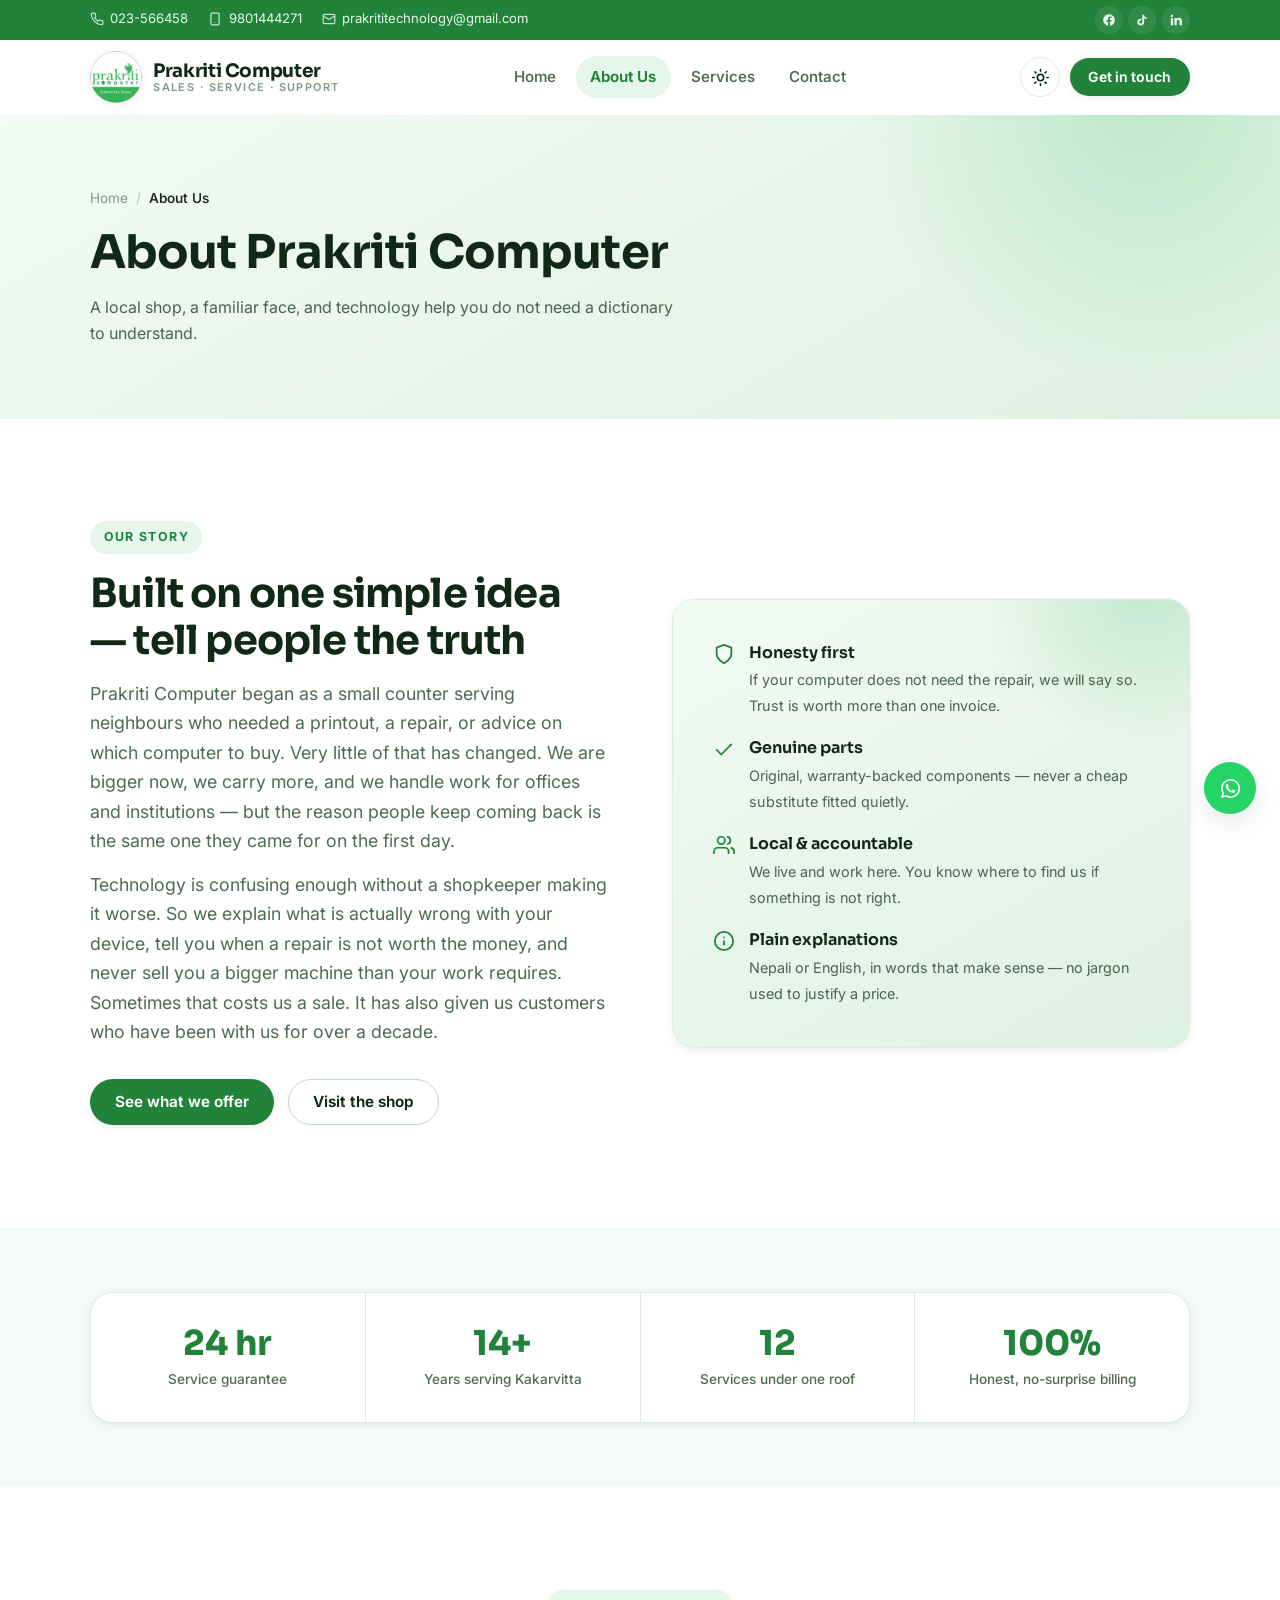
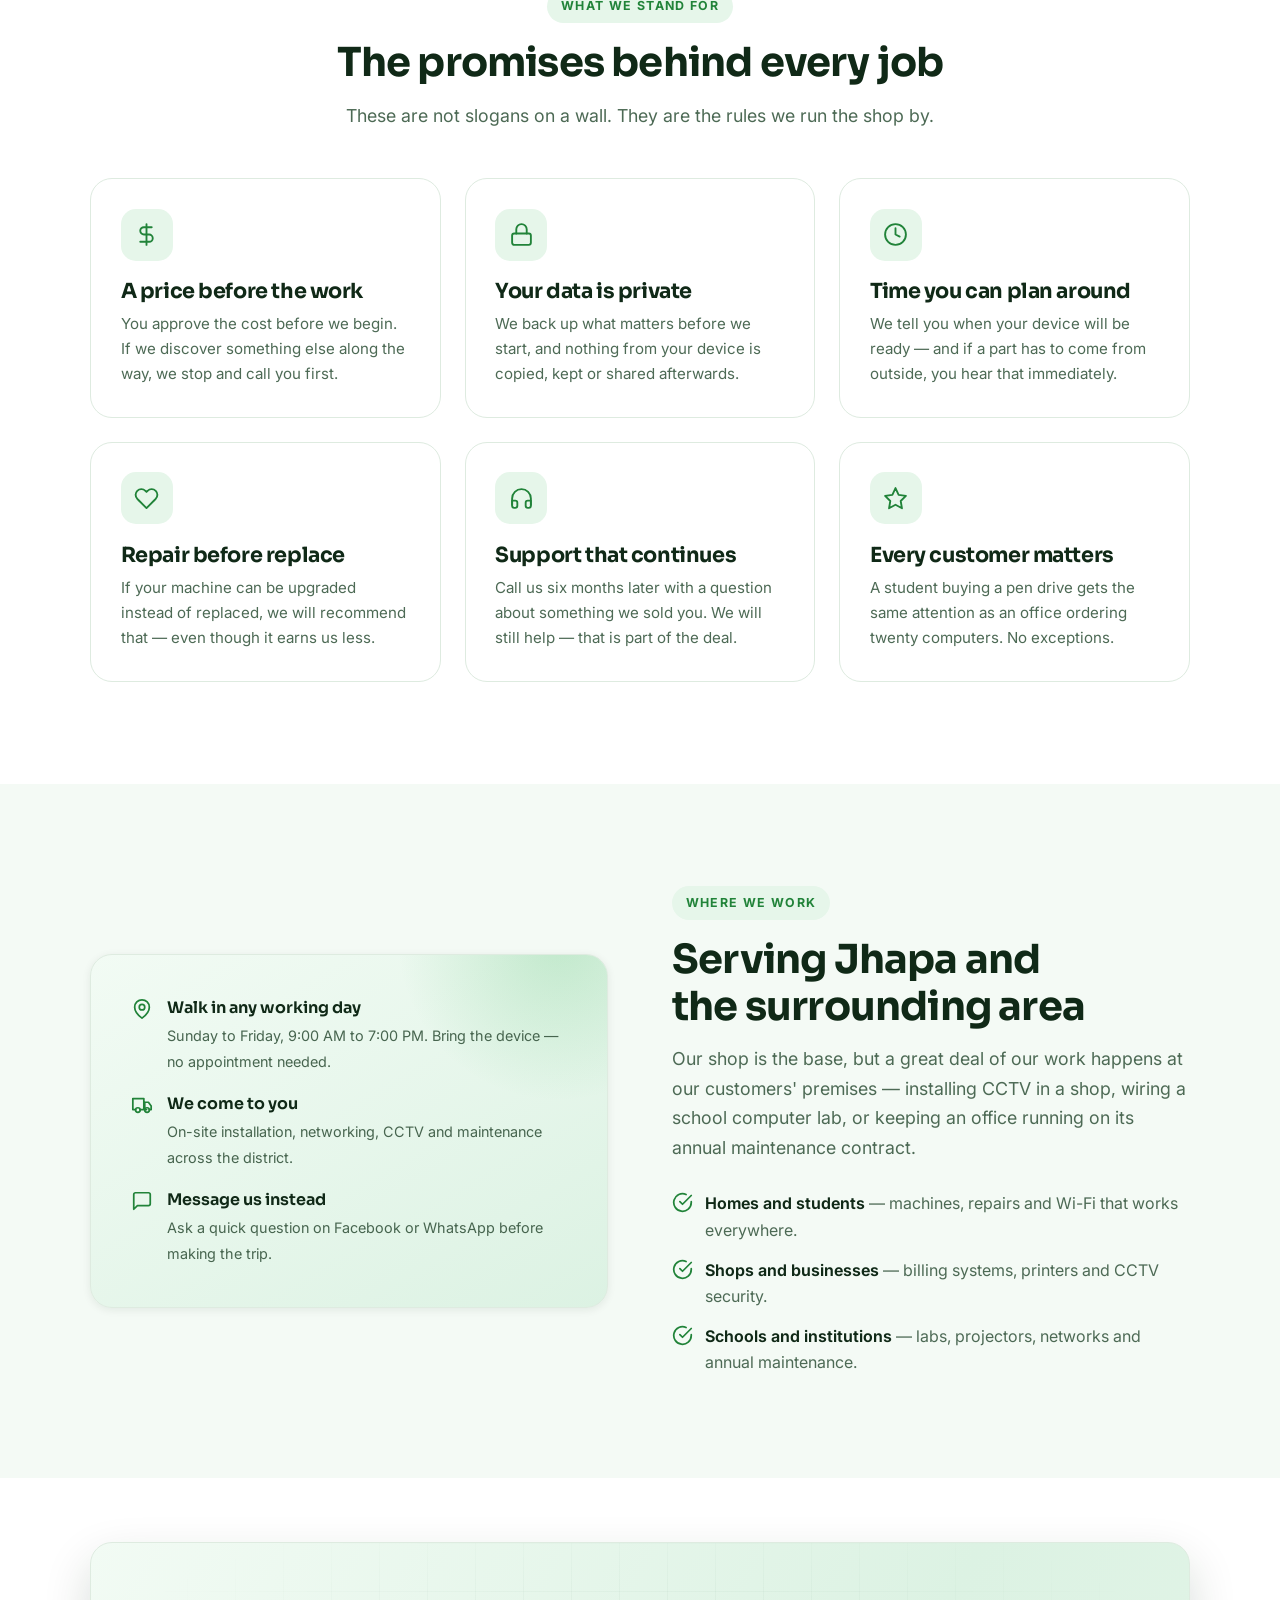
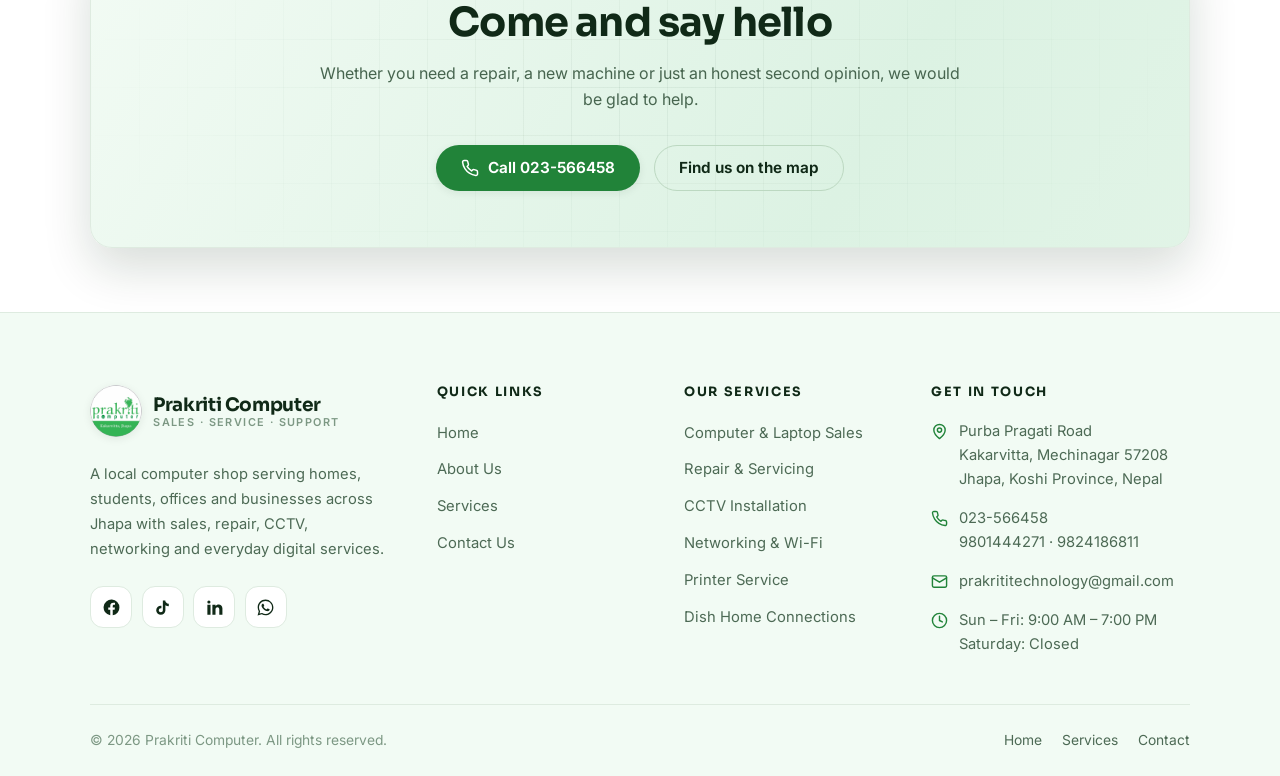
<file: about.html>
<!DOCTYPE html>
<html lang="en" data-theme="light">
<head>
<meta charset="utf-8">
<meta name="viewport" content="width=device-width, initial-scale=1">
<title>About Us — Prakriti Computer, Kakarvitta</title>
<meta name="description" content="Prakriti Computer is a local computer sales and service shop in Kakarvitta, Jhapa, helping homes, students, offices and businesses with honest advice, genuine parts and dependable after-sales support.">
<meta name="theme-color" content="#218339">
<link rel="canonical" href="https://prakriticomputer.com.np/about.html">

<meta property="og:type" content="website">
<meta property="og:site_name" content="Prakriti Computer">
<meta property="og:title" content="About Us — Prakriti Computer">
<meta property="og:description" content="A local computer shop in Jhapa built on honest advice, genuine parts and support that continues long after the sale.">
<meta property="og:url" content="https://prakriticomputer.com.np/about.html">
<meta property="og:image" content="https://prakriticomputer.com.np/assets/img/og-image.png">
<meta name="twitter:card" content="summary_large_image">

<link rel="icon" type="image/png" sizes="32x32" href="assets/img/favicon-32.png">
<link rel="icon" type="image/png" sizes="64x64" href="assets/img/favicon-64.png">
<link rel="apple-touch-icon" href="assets/img/favicon-180.png">

<link rel="preconnect" href="https://fonts.googleapis.com">
<link rel="preconnect" href="https://fonts.gstatic.com" crossorigin>
<link href="https://fonts.googleapis.com/css2?family=Inter:wght@400;500;600;700&family=Sora:wght@600;700;800&display=swap" rel="stylesheet">
<link rel="stylesheet" href="assets/css/style.css">

<script>
  (function () {
    document.documentElement.classList.add("js");
    try {
      var t = localStorage.getItem("pc-theme");
      if (!t) t = window.matchMedia("(prefers-color-scheme: dark)").matches ? "dark" : "light";
      document.documentElement.setAttribute("data-theme", t);
    } catch (e) {}
  })();
</script>
</head>
<body>

<a class="skip-link" href="#main">Skip to main content</a>

<!-- ============================ TOP BAR ============================ -->
<div class="topbar">
  <div class="container topbar__inner">
    <ul class="topbar__list">
      <li>
        <a href="tel:+97723566458">
          <svg viewBox="0 0 24 24" fill="none" stroke="currentColor" stroke-width="2" stroke-linecap="round" stroke-linejoin="round" aria-hidden="true"><path d="M22 16.92v3a2 2 0 0 1-2.18 2 19.79 19.79 0 0 1-8.63-3.07 19.5 19.5 0 0 1-6-6 19.79 19.79 0 0 1-3.07-8.67A2 2 0 0 1 4.11 2h3a2 2 0 0 1 2 1.72c.13.96.36 1.9.7 2.81a2 2 0 0 1-.45 2.11L8.09 9.91a16 16 0 0 0 6 6l1.27-1.27a2 2 0 0 1 2.11-.45c.91.34 1.85.57 2.81.7A2 2 0 0 1 22 16.92z"/></svg>
          023-566458
        </a>
      </li>
      <li class="topbar__hide-sm">
        <a href="tel:+9779801444271">
          <svg viewBox="0 0 24 24" fill="none" stroke="currentColor" stroke-width="2" stroke-linecap="round" stroke-linejoin="round" aria-hidden="true"><rect x="5" y="2" width="14" height="20" rx="2"/><path d="M12 18h.01"/></svg>
          9801444271
        </a>
      </li>
      <li class="topbar__hide-sm">
        <a href="mailto:prakrititechnology@gmail.com">
          <svg viewBox="0 0 24 24" fill="none" stroke="currentColor" stroke-width="2" stroke-linecap="round" stroke-linejoin="round" aria-hidden="true"><rect x="2" y="4" width="20" height="16" rx="2"/><path d="m22 7-10 6L2 7"/></svg>
          prakrititechnology@gmail.com
        </a>
      </li>
    </ul>
    <div class="topbar__socials">
      <a href="https://www.facebook.com/prakriticomputer" target="_blank" rel="noopener" aria-label="Prakriti Computer on Facebook">
        <svg viewBox="0 0 24 24" fill="currentColor" aria-hidden="true"><path d="M22 12a10 10 0 1 0-11.56 9.88v-6.99H7.9V12h2.54V9.8c0-2.5 1.49-3.89 3.77-3.89 1.09 0 2.24.2 2.24.2v2.46h-1.26c-1.24 0-1.63.77-1.63 1.56V12h2.78l-.45 2.89h-2.33v6.99A10 10 0 0 0 22 12z"/></svg>
      </a>
      <a href="https://www.tiktok.com/@prakriticomputer" target="_blank" rel="noopener" aria-label="Prakriti Computer on TikTok">
        <svg viewBox="0 0 24 24" fill="currentColor" aria-hidden="true"><path d="M16.6 5.82A4.28 4.28 0 0 1 15.54 3h-3.09v12.4a2.59 2.59 0 1 1-2.59-2.59c.27 0 .53.04.77.12v-3.2a5.9 5.9 0 0 0-.77-.05 5.79 5.79 0 1 0 5.79 5.79V9.01a7.35 7.35 0 0 0 4.29 1.37V7.3a4.29 4.29 0 0 1-3.34-1.48z"/></svg>
      </a>
      <a href="https://www.linkedin.com/company/100513628/" target="_blank" rel="noopener" aria-label="Prakriti Computer on LinkedIn">
        <svg viewBox="0 0 24 24" fill="currentColor" aria-hidden="true"><path d="M6.94 5a2 2 0 1 1-4 0 2 2 0 0 1 4 0zM7 8.48H3V21h4V8.48zm6.32 0H9.34V21h3.94v-6.57c0-3.66 4.77-4 4.77 0V21H22v-7.93c0-6.17-7.06-5.94-8.72-2.91l.04-1.68z"/></svg>
      </a>
    </div>
  </div>
</div>

<!-- ============================ HEADER ============================ -->
<header class="site-header">
  <div class="container nav">
    <a class="brand" href="index.html">
      <span class="brand__mark"><img src="assets/img/logo.png" alt="" width="52" height="52"></span>
      <span class="brand__text">
        <span class="brand__name">Prakriti Computer</span>
        <span class="brand__tag">Sales &middot; Service &middot; Support</span>
      </span>
    </a>

    <ul class="nav__menu" id="primary-menu">
      <li><a class="nav__link" href="index.html">Home</a></li>
      <li><a class="nav__link" href="about.html" aria-current="page">About Us</a></li>
      <li><a class="nav__link" href="services.html">Services</a></li>
      <li><a class="nav__link" href="contact.html">Contact</a></li>
      <li class="nav__menu-cta"><a class="btn btn--block" href="tel:+9779801444271">Call 9801444271</a></li>
    </ul>

    <div class="nav__actions">
      <button class="icon-btn theme-toggle" type="button" aria-label="Switch to dark mode">
        <svg class="icon-sun" viewBox="0 0 24 24" fill="none" stroke="currentColor" stroke-width="2" stroke-linecap="round" stroke-linejoin="round" aria-hidden="true"><circle cx="12" cy="12" r="4"/><path d="M12 2v2M12 20v2M4.93 4.93l1.41 1.41M17.66 17.66l1.41 1.41M2 12h2M20 12h2M6.34 17.66l-1.41 1.41M19.07 4.93l-1.41 1.41"/></svg>
        <svg class="icon-moon" viewBox="0 0 24 24" fill="none" stroke="currentColor" stroke-width="2" stroke-linecap="round" stroke-linejoin="round" aria-hidden="true"><path d="M21 12.79A9 9 0 1 1 11.21 3 7 7 0 0 0 21 12.79z"/></svg>
      </button>
      <a class="btn btn--sm nav__cta" href="contact.html">Get in touch</a>
      <button class="icon-btn nav__toggle" type="button" aria-expanded="false" aria-controls="primary-menu" aria-label="Toggle menu">
        <svg viewBox="0 0 24 24" fill="none" stroke="currentColor" stroke-width="2" stroke-linecap="round" aria-hidden="true"><path d="M3 6h18M3 12h18M3 18h18"/></svg>
      </button>
    </div>
  </div>
</header>

<main id="main">

  <!-- ============================ PAGE HEAD ============================ -->
  <section class="page-head">
    <div class="container">
      <ul class="crumbs">
        <li><a href="index.html">Home</a></li>
        <li class="sep" aria-hidden="true">/</li>
        <li aria-current="page">About Us</li>
      </ul>
      <h1>About Prakriti Computer</h1>
      <p>
        A local shop, a familiar face, and technology help you do not need a dictionary to understand.
      </p>
    </div>
  </section>

  <!-- ============================ STORY ============================ -->
  <section class="section">
    <div class="container split">
      <div>
        <span class="eyebrow">Our story</span>
        <h2>Built on one simple idea — tell people the truth</h2>
        <p class="lede">
          Prakriti Computer began as a small counter serving neighbours who needed a printout, a
          repair, or advice on which computer to buy. Very little of that has changed. We are bigger
          now, we carry more, and we handle work for offices and institutions — but the reason people
          keep coming back is the same one they came for on the first day.
        </p>
        <p class="lede">
          Technology is confusing enough without a shopkeeper making it worse. So we explain what is
          actually wrong with your device, tell you when a repair is not worth the money, and never
          sell you a bigger machine than your work requires. Sometimes that costs us a sale. It has
          also given us customers who have been with us for over a decade.
        </p>
        <div class="btn-row">
          <a class="btn" href="services.html">See what we offer</a>
          <a class="btn btn--ghost" href="contact.html">Visit the shop</a>
        </div>
      </div>

      <div class="split__panel reveal">
        <ul class="panel-list">
          <li>
            <svg viewBox="0 0 24 24" fill="none" stroke="currentColor" stroke-width="1.9" stroke-linecap="round" stroke-linejoin="round" aria-hidden="true"><path d="M12 22s8-4 8-10V5l-8-3-8 3v7c0 6 8 10 8 10z"/></svg>
            <div>
              <b>Honesty first</b>
              <span>If your computer does not need the repair, we will say so. Trust is worth more than one invoice.</span>
            </div>
          </li>
          <li>
            <svg viewBox="0 0 24 24" fill="none" stroke="currentColor" stroke-width="1.9" stroke-linecap="round" stroke-linejoin="round" aria-hidden="true"><path d="M20 7 9 18l-5-5"/></svg>
            <div>
              <b>Genuine parts</b>
              <span>Original, warranty-backed components — never a cheap substitute fitted quietly.</span>
            </div>
          </li>
          <li>
            <svg viewBox="0 0 24 24" fill="none" stroke="currentColor" stroke-width="1.9" stroke-linecap="round" stroke-linejoin="round" aria-hidden="true"><path d="M17 21v-2a4 4 0 0 0-4-4H5a4 4 0 0 0-4 4v2"/><circle cx="9" cy="7" r="4"/><path d="M23 21v-2a4 4 0 0 0-3-3.87"/><path d="M16 3.13a4 4 0 0 1 0 7.75"/></svg>
            <div>
              <b>Local &amp; accountable</b>
              <span>We live and work here. You know where to find us if something is not right.</span>
            </div>
          </li>
          <li>
            <svg viewBox="0 0 24 24" fill="none" stroke="currentColor" stroke-width="1.9" stroke-linecap="round" stroke-linejoin="round" aria-hidden="true"><circle cx="12" cy="12" r="10"/><path d="M12 16v-4M12 8h.01"/></svg>
            <div>
              <b>Plain explanations</b>
              <span>Nepali or English, in words that make sense — no jargon used to justify a price.</span>
            </div>
          </li>
        </ul>
      </div>
    </div>
  </section>

  <!-- ============================ STATS ============================ -->
  <section class="section section--tight section--soft">
    <div class="container">
      <div class="stats reveal">
        <div class="stat">
          <div class="stat__num">24 hr</div>
          <div class="stat__label">Service guarantee</div>
        </div>
        <div class="stat">
          <div class="stat__num" data-years-since="2012-08-04">14+</div>
          <div class="stat__label">Years serving Kakarvitta</div>
        </div>
        <div class="stat">
          <div class="stat__num">12</div>
          <div class="stat__label">Services under one roof</div>
        </div>
        <div class="stat">
          <div class="stat__num">100%</div>
          <div class="stat__label">Honest, no-surprise billing</div>
        </div>
      </div>
    </div>
  </section>

  <!-- ============================ VALUES ============================ -->
  <section class="section">
    <div class="container">
      <div class="section-head section-head--center">
        <span class="eyebrow">What we stand for</span>
        <h2>The promises behind every job</h2>
        <p class="lede">These are not slogans on a wall. They are the rules we run the shop by.</p>
      </div>

      <div class="grid grid--3">
        <article class="card reveal">
          <div class="card__icon">
            <svg viewBox="0 0 24 24" fill="none" stroke="currentColor" stroke-width="1.8" stroke-linecap="round" stroke-linejoin="round" aria-hidden="true"><path d="M12 2v20M17 5H9.5a3.5 3.5 0 0 0 0 7h5a3.5 3.5 0 0 1 0 7H6"/></svg>
          </div>
          <h3>A price before the work</h3>
          <p>You approve the cost before we begin. If we discover something else along the way, we stop and call you first.</p>
        </article>

        <article class="card reveal">
          <div class="card__icon">
            <svg viewBox="0 0 24 24" fill="none" stroke="currentColor" stroke-width="1.8" stroke-linecap="round" stroke-linejoin="round" aria-hidden="true"><rect x="3" y="11" width="18" height="11" rx="2"/><path d="M7 11V7a5 5 0 0 1 10 0v4"/></svg>
          </div>
          <h3>Your data is private</h3>
          <p>We back up what matters before we start, and nothing from your device is copied, kept or shared afterwards.</p>
        </article>

        <article class="card reveal">
          <div class="card__icon">
            <svg viewBox="0 0 24 24" fill="none" stroke="currentColor" stroke-width="1.8" stroke-linecap="round" stroke-linejoin="round" aria-hidden="true"><circle cx="12" cy="12" r="10"/><path d="M12 6v6l4 2"/></svg>
          </div>
          <h3>Time you can plan around</h3>
          <p>We tell you when your device will be ready — and if a part has to come from outside, you hear that immediately.</p>
        </article>

        <article class="card reveal">
          <div class="card__icon">
            <svg viewBox="0 0 24 24" fill="none" stroke="currentColor" stroke-width="1.8" stroke-linecap="round" stroke-linejoin="round" aria-hidden="true"><path d="M20.84 4.61a5.5 5.5 0 0 0-7.78 0L12 5.67l-1.06-1.06a5.5 5.5 0 0 0-7.78 7.78l1.06 1.06L12 21.23l7.78-7.78 1.06-1.06a5.5 5.5 0 0 0 0-7.78z"/></svg>
          </div>
          <h3>Repair before replace</h3>
          <p>If your machine can be upgraded instead of replaced, we will recommend that — even though it earns us less.</p>
        </article>

        <article class="card reveal">
          <div class="card__icon">
            <svg viewBox="0 0 24 24" fill="none" stroke="currentColor" stroke-width="1.8" stroke-linecap="round" stroke-linejoin="round" aria-hidden="true"><path d="M3 18v-6a9 9 0 0 1 18 0v6"/><path d="M21 19a2 2 0 0 1-2 2h-1a2 2 0 0 1-2-2v-3a2 2 0 0 1 2-2h3zM3 19a2 2 0 0 0 2 2h1a2 2 0 0 0 2-2v-3a2 2 0 0 0-2-2H3z"/></svg>
          </div>
          <h3>Support that continues</h3>
          <p>Call us six months later with a question about something we sold you. We will still help — that is part of the deal.</p>
        </article>

        <article class="card reveal">
          <div class="card__icon">
            <svg viewBox="0 0 24 24" fill="none" stroke="currentColor" stroke-width="1.8" stroke-linecap="round" stroke-linejoin="round" aria-hidden="true"><path d="M12 2 15 8.5l7 1-5 4.9 1.2 7L12 18l-6.2 3.4L7 14.4l-5-4.9 7-1z"/></svg>
          </div>
          <h3>Every customer matters</h3>
          <p>A student buying a pen drive gets the same attention as an office ordering twenty computers. No exceptions.</p>
        </article>
      </div>
    </div>
  </section>

  <!-- ============================ SERVICE AREA ============================ -->
  <section class="section section--soft">
    <div class="container split">
      <div class="split__panel reveal">
        <ul class="panel-list">
          <li>
            <svg viewBox="0 0 24 24" fill="none" stroke="currentColor" stroke-width="1.9" stroke-linecap="round" stroke-linejoin="round" aria-hidden="true"><path d="M20 10c0 6-8 12-8 12s-8-6-8-12a8 8 0 0 1 16 0z"/><circle cx="12" cy="10" r="3"/></svg>
            <div>
              <b>Walk in any working day</b>
              <span>Sunday to Friday, 9:00 AM to 7:00 PM. Bring the device — no appointment needed.</span>
            </div>
          </li>
          <li>
            <svg viewBox="0 0 24 24" fill="none" stroke="currentColor" stroke-width="1.9" stroke-linecap="round" stroke-linejoin="round" aria-hidden="true"><path d="M10 17h4V5H2v12h3M20 17h2v-4l-3-4h-4v8h2"/><circle cx="7.5" cy="17.5" r="2.5"/><circle cx="17.5" cy="17.5" r="2.5"/></svg>
            <div>
              <b>We come to you</b>
              <span>On-site installation, networking, CCTV and maintenance across the district.</span>
            </div>
          </li>
          <li>
            <svg viewBox="0 0 24 24" fill="none" stroke="currentColor" stroke-width="1.9" stroke-linecap="round" stroke-linejoin="round" aria-hidden="true"><path d="M21 15a2 2 0 0 1-2 2H7l-4 4V5a2 2 0 0 1 2-2h14a2 2 0 0 1 2 2z"/></svg>
            <div>
              <b>Message us instead</b>
              <span>Ask a quick question on Facebook or WhatsApp before making the trip.</span>
            </div>
          </li>
        </ul>
      </div>

      <div>
        <span class="eyebrow">Where we work</span>
        <h2>Serving Jhapa and the surrounding area</h2>
        <p class="lede">
          Our shop is the base, but a great deal of our work happens at our customers' premises —
          installing CCTV in a shop, wiring a school computer lab, or keeping an office running on its
          annual maintenance contract.
        </p>
        <ul class="check-list">
          <li>
            <svg viewBox="0 0 24 24" fill="none" stroke="currentColor" stroke-width="2" stroke-linecap="round" stroke-linejoin="round" aria-hidden="true"><path d="M22 11.08V12a10 10 0 1 1-5.93-9.14"/><path d="m9 11 3 3L22 4"/></svg>
            <span><b>Homes and students</b> — machines, repairs and Wi-Fi that works everywhere.</span>
          </li>
          <li>
            <svg viewBox="0 0 24 24" fill="none" stroke="currentColor" stroke-width="2" stroke-linecap="round" stroke-linejoin="round" aria-hidden="true"><path d="M22 11.08V12a10 10 0 1 1-5.93-9.14"/><path d="m9 11 3 3L22 4"/></svg>
            <span><b>Shops and businesses</b> — billing systems, printers and CCTV security.</span>
          </li>
          <li>
            <svg viewBox="0 0 24 24" fill="none" stroke="currentColor" stroke-width="2" stroke-linecap="round" stroke-linejoin="round" aria-hidden="true"><path d="M22 11.08V12a10 10 0 1 1-5.93-9.14"/><path d="m9 11 3 3L22 4"/></svg>
            <span><b>Schools and institutions</b> — labs, projectors, networks and annual maintenance.</span>
          </li>
        </ul>
      </div>
    </div>
  </section>

  <!-- ============================ CTA ============================ -->
  <section class="section section--tight">
    <div class="container">
      <div class="cta-band reveal">
        <h2>Come and say hello</h2>
        <p>Whether you need a repair, a new machine or just an honest second opinion, we would be glad to help.</p>
        <div class="btn-row">
          <a class="btn" href="tel:+97723566458">
            <svg viewBox="0 0 24 24" fill="none" stroke="currentColor" stroke-width="2" stroke-linecap="round" stroke-linejoin="round" aria-hidden="true"><path d="M22 16.92v3a2 2 0 0 1-2.18 2 19.79 19.79 0 0 1-8.63-3.07 19.5 19.5 0 0 1-6-6 19.79 19.79 0 0 1-3.07-8.67A2 2 0 0 1 4.11 2h3a2 2 0 0 1 2 1.72c.13.96.36 1.9.7 2.81a2 2 0 0 1-.45 2.11L8.09 9.91a16 16 0 0 0 6 6l1.27-1.27a2 2 0 0 1 2.11-.45c.91.34 1.85.57 2.81.7A2 2 0 0 1 22 16.92z"/></svg>
            Call 023-566458
          </a>
          <a class="btn btn--ghost" href="contact.html">Find us on the map</a>
        </div>
      </div>
    </div>
  </section>

</main>

<!-- ============================ FOOTER ============================ -->
<footer class="site-footer">
  <div class="container">
    <div class="footer__grid">
      <div>
        <a class="brand" href="index.html">
          <span class="brand__mark"><img src="assets/img/logo.png" alt="" width="52" height="52"></span>
          <span class="brand__text">
            <span class="brand__name">Prakriti Computer</span>
            <span class="brand__tag">Sales &middot; Service &middot; Support</span>
          </span>
        </a>
        <p class="footer__about">
          A local computer shop serving homes, students, offices and businesses across Jhapa with
          sales, repair, CCTV, networking and everyday digital services.
        </p>
        <div class="socials">
          <a class="social social--fb" href="https://www.facebook.com/prakriticomputer" target="_blank" rel="noopener" aria-label="Facebook">
            <svg viewBox="0 0 24 24" fill="currentColor" aria-hidden="true"><path d="M22 12a10 10 0 1 0-11.56 9.88v-6.99H7.9V12h2.54V9.8c0-2.5 1.49-3.89 3.77-3.89 1.09 0 2.24.2 2.24.2v2.46h-1.26c-1.24 0-1.63.77-1.63 1.56V12h2.78l-.45 2.89h-2.33v6.99A10 10 0 0 0 22 12z"/></svg>
          </a>
          <a class="social social--tt" href="https://www.tiktok.com/@prakriticomputer" target="_blank" rel="noopener" aria-label="TikTok">
            <svg viewBox="0 0 24 24" fill="currentColor" aria-hidden="true"><path d="M16.6 5.82A4.28 4.28 0 0 1 15.54 3h-3.09v12.4a2.59 2.59 0 1 1-2.59-2.59c.27 0 .53.04.77.12v-3.2a5.9 5.9 0 0 0-.77-.05 5.79 5.79 0 1 0 5.79 5.79V9.01a7.35 7.35 0 0 0 4.29 1.37V7.3a4.29 4.29 0 0 1-3.34-1.48z"/></svg>
          </a>
          <a class="social social--li" href="https://www.linkedin.com/company/100513628/" target="_blank" rel="noopener" aria-label="LinkedIn">
            <svg viewBox="0 0 24 24" fill="currentColor" aria-hidden="true"><path d="M6.94 5a2 2 0 1 1-4 0 2 2 0 0 1 4 0zM7 8.48H3V21h4V8.48zm6.32 0H9.34V21h3.94v-6.57c0-3.66 4.77-4 4.77 0V21H22v-7.93c0-6.17-7.06-5.94-8.72-2.91l.04-1.68z"/></svg>
          </a>
          <a class="social social--wa" href="https://wa.me/9779824186811?text=Hello%20Prakriti%20Computer%2C" target="_blank" rel="noopener" aria-label="WhatsApp">
            <svg viewBox="0 0 24 24" fill="currentColor" aria-hidden="true"><path d="M12.04 2C6.58 2 2.13 6.45 2.13 11.91c0 1.75.46 3.45 1.32 4.95L2 22l5.25-1.38a9.87 9.87 0 0 0 4.79 1.22c5.46 0 9.91-4.45 9.91-9.91 0-2.65-1.03-5.14-2.9-7.01A9.82 9.82 0 0 0 12.04 2zm0 18.15a8.2 8.2 0 0 1-4.19-1.15l-.3-.18-3.12.82.83-3.04-.2-.31a8.19 8.19 0 0 1-1.26-4.38c0-4.54 3.7-8.23 8.25-8.23 2.2 0 4.27.86 5.83 2.42a8.19 8.19 0 0 1 2.41 5.82c0 4.54-3.7 8.23-8.25 8.23zm4.53-6.17c-.25-.13-1.47-.72-1.69-.8-.23-.09-.39-.13-.56.12-.16.25-.64.8-.79.97-.14.16-.29.18-.54.06-.25-.12-1.05-.39-2-1.23-.74-.66-1.24-1.47-1.38-1.72-.15-.25-.02-.39.11-.51.11-.11.25-.29.37-.44.13-.15.17-.25.25-.42.08-.16.04-.31-.02-.44-.06-.12-.56-1.35-.77-1.85-.2-.48-.4-.42-.56-.43h-.47c-.16 0-.43.06-.66.31-.23.25-.87.85-.87 2.07s.89 2.4 1.02 2.57c.13.16 1.76 2.69 4.26 3.77.6.26 1.06.41 1.42.52.6.19 1.14.16 1.57.1.48-.07 1.47-.6 1.68-1.18.21-.58.21-1.07.15-1.18-.06-.11-.23-.17-.48-.29z"/></svg>
          </a>
        </div>
      </div>

      <nav aria-label="Footer">
        <h2 class="footer__title">Quick Links</h2>
        <ul class="footer__links">
          <li><a href="index.html">Home</a></li>
          <li><a href="about.html">About Us</a></li>
          <li><a href="services.html">Services</a></li>
          <li><a href="contact.html">Contact Us</a></li>
        </ul>
      </nav>

      <div>
        <h2 class="footer__title">Our Services</h2>
        <ul class="footer__links">
          <li><a href="services.html#sales">Computer &amp; Laptop Sales</a></li>
          <li><a href="services.html#repair">Repair &amp; Servicing</a></li>
          <li><a href="services.html#cctv">CCTV Installation</a></li>
          <li><a href="services.html#network">Networking &amp; Wi-Fi</a></li>
          <li><a href="services.html#printer">Printer Service</a></li>
          <li><a href="services.html#dishhome">Dish Home Connections</a></li>
        </ul>
      </div>

      <div>
        <h2 class="footer__title">Get In Touch</h2>
        <ul class="footer__contact">
          <li>
            <svg viewBox="0 0 24 24" fill="none" stroke="currentColor" stroke-width="2" stroke-linecap="round" stroke-linejoin="round" aria-hidden="true"><path d="M20 10c0 6-8 12-8 12s-8-6-8-12a8 8 0 0 1 16 0z"/><circle cx="12" cy="10" r="3"/></svg>
            <span>Purba Pragati Road<br>Kakarvitta, Mechinagar 57208<br>Jhapa, Koshi Province, Nepal</span>
          </li>
          <li>
            <svg viewBox="0 0 24 24" fill="none" stroke="currentColor" stroke-width="2" stroke-linecap="round" stroke-linejoin="round" aria-hidden="true"><path d="M22 16.92v3a2 2 0 0 1-2.18 2 19.79 19.79 0 0 1-8.63-3.07 19.5 19.5 0 0 1-6-6 19.79 19.79 0 0 1-3.07-8.67A2 2 0 0 1 4.11 2h3a2 2 0 0 1 2 1.72c.13.96.36 1.9.7 2.81a2 2 0 0 1-.45 2.11L8.09 9.91a16 16 0 0 0 6 6l1.27-1.27a2 2 0 0 1 2.11-.45c.91.34 1.85.57 2.81.7A2 2 0 0 1 22 16.92z"/></svg>
            <span>
              <a href="tel:+97723566458">023-566458</a><br>
              <a href="tel:+9779801444271">9801444271</a> &middot;
              <a href="tel:+9779824186811">9824186811</a>
            </span>
          </li>
          <li>
            <svg viewBox="0 0 24 24" fill="none" stroke="currentColor" stroke-width="2" stroke-linecap="round" stroke-linejoin="round" aria-hidden="true"><rect x="2" y="4" width="20" height="16" rx="2"/><path d="m22 7-10 6L2 7"/></svg>
            <a href="mailto:prakrititechnology@gmail.com">prakrititechnology@gmail.com</a>
          </li>
          <li>
            <svg viewBox="0 0 24 24" fill="none" stroke="currentColor" stroke-width="2" stroke-linecap="round" stroke-linejoin="round" aria-hidden="true"><circle cx="12" cy="12" r="10"/><path d="M12 6v6l4 2"/></svg>
            <span>Sun – Fri: 9:00 AM – 7:00 PM<br>Saturday: Closed</span>
          </li>
        </ul>
      </div>
    </div>

    <div class="footer__bottom">
      <p>&copy; <span data-year>2026</span> Prakriti Computer. All rights reserved.</p>
      <nav aria-label="Footer secondary">
        <a href="index.html">Home</a>
        <a href="services.html">Services</a>
        <a href="contact.html">Contact</a>
      </nav>
    </div>
  </div>
</footer>

<!-- ============================ FLOATING BUTTONS ============================ -->
<div class="fab-stack">
  <a class="fab fab--wa" href="https://wa.me/9779824186811?text=Hello%20Prakriti%20Computer%2C" target="_blank" rel="noopener" aria-label="Chat on WhatsApp">
    <svg viewBox="0 0 24 24" fill="currentColor" aria-hidden="true"><path d="M12.04 2C6.58 2 2.13 6.45 2.13 11.91c0 1.75.46 3.45 1.32 4.95L2 22l5.25-1.38a9.87 9.87 0 0 0 4.79 1.22c5.46 0 9.91-4.45 9.91-9.91 0-2.65-1.03-5.14-2.9-7.01A9.82 9.82 0 0 0 12.04 2zm0 18.15a8.2 8.2 0 0 1-4.19-1.15l-.3-.18-3.12.82.83-3.04-.2-.31a8.19 8.19 0 0 1-1.26-4.38c0-4.54 3.7-8.23 8.25-8.23 2.2 0 4.27.86 5.83 2.42a8.19 8.19 0 0 1 2.41 5.82c0 4.54-3.7 8.23-8.25 8.23zm4.53-6.17c-.25-.13-1.47-.72-1.69-.8-.23-.09-.39-.13-.56.12-.16.25-.64.8-.79.97-.14.16-.29.18-.54.06-.25-.12-1.05-.39-2-1.23-.74-.66-1.24-1.47-1.38-1.72-.15-.25-.02-.39.11-.51.11-.11.25-.29.37-.44.13-.15.17-.25.25-.42.08-.16.04-.31-.02-.44-.06-.12-.56-1.35-.77-1.85-.2-.48-.4-.42-.56-.43h-.47c-.16 0-.43.06-.66.31-.23.25-.87.85-.87 2.07s.89 2.4 1.02 2.57c.13.16 1.76 2.69 4.26 3.77.6.26 1.06.41 1.42.52.6.19 1.14.16 1.57.1.48-.07 1.47-.6 1.68-1.18.21-.58.21-1.07.15-1.18-.06-.11-.23-.17-.48-.29z"/></svg>
  </a>
  <a class="fab fab--call" href="tel:+9779801444271" aria-label="Call us now">
    <svg viewBox="0 0 24 24" fill="none" stroke="currentColor" stroke-width="2" stroke-linecap="round" stroke-linejoin="round" aria-hidden="true"><path d="M22 16.92v3a2 2 0 0 1-2.18 2 19.79 19.79 0 0 1-8.63-3.07 19.5 19.5 0 0 1-6-6 19.79 19.79 0 0 1-3.07-8.67A2 2 0 0 1 4.11 2h3a2 2 0 0 1 2 1.72c.13.96.36 1.9.7 2.81a2 2 0 0 1-.45 2.11L8.09 9.91a16 16 0 0 0 6 6l1.27-1.27a2 2 0 0 1 2.11-.45c.91.34 1.85.57 2.81.7A2 2 0 0 1 22 16.92z"/></svg>
  </a>
  <button class="fab fab--top" type="button" aria-label="Back to top">
    <svg viewBox="0 0 24 24" fill="none" stroke="currentColor" stroke-width="2.2" stroke-linecap="round" stroke-linejoin="round" aria-hidden="true"><path d="M12 19V5M5 12l7-7 7 7"/></svg>
  </button>
</div>

<script src="assets/js/main.js" defer></script>
</body>
</html>
</file>
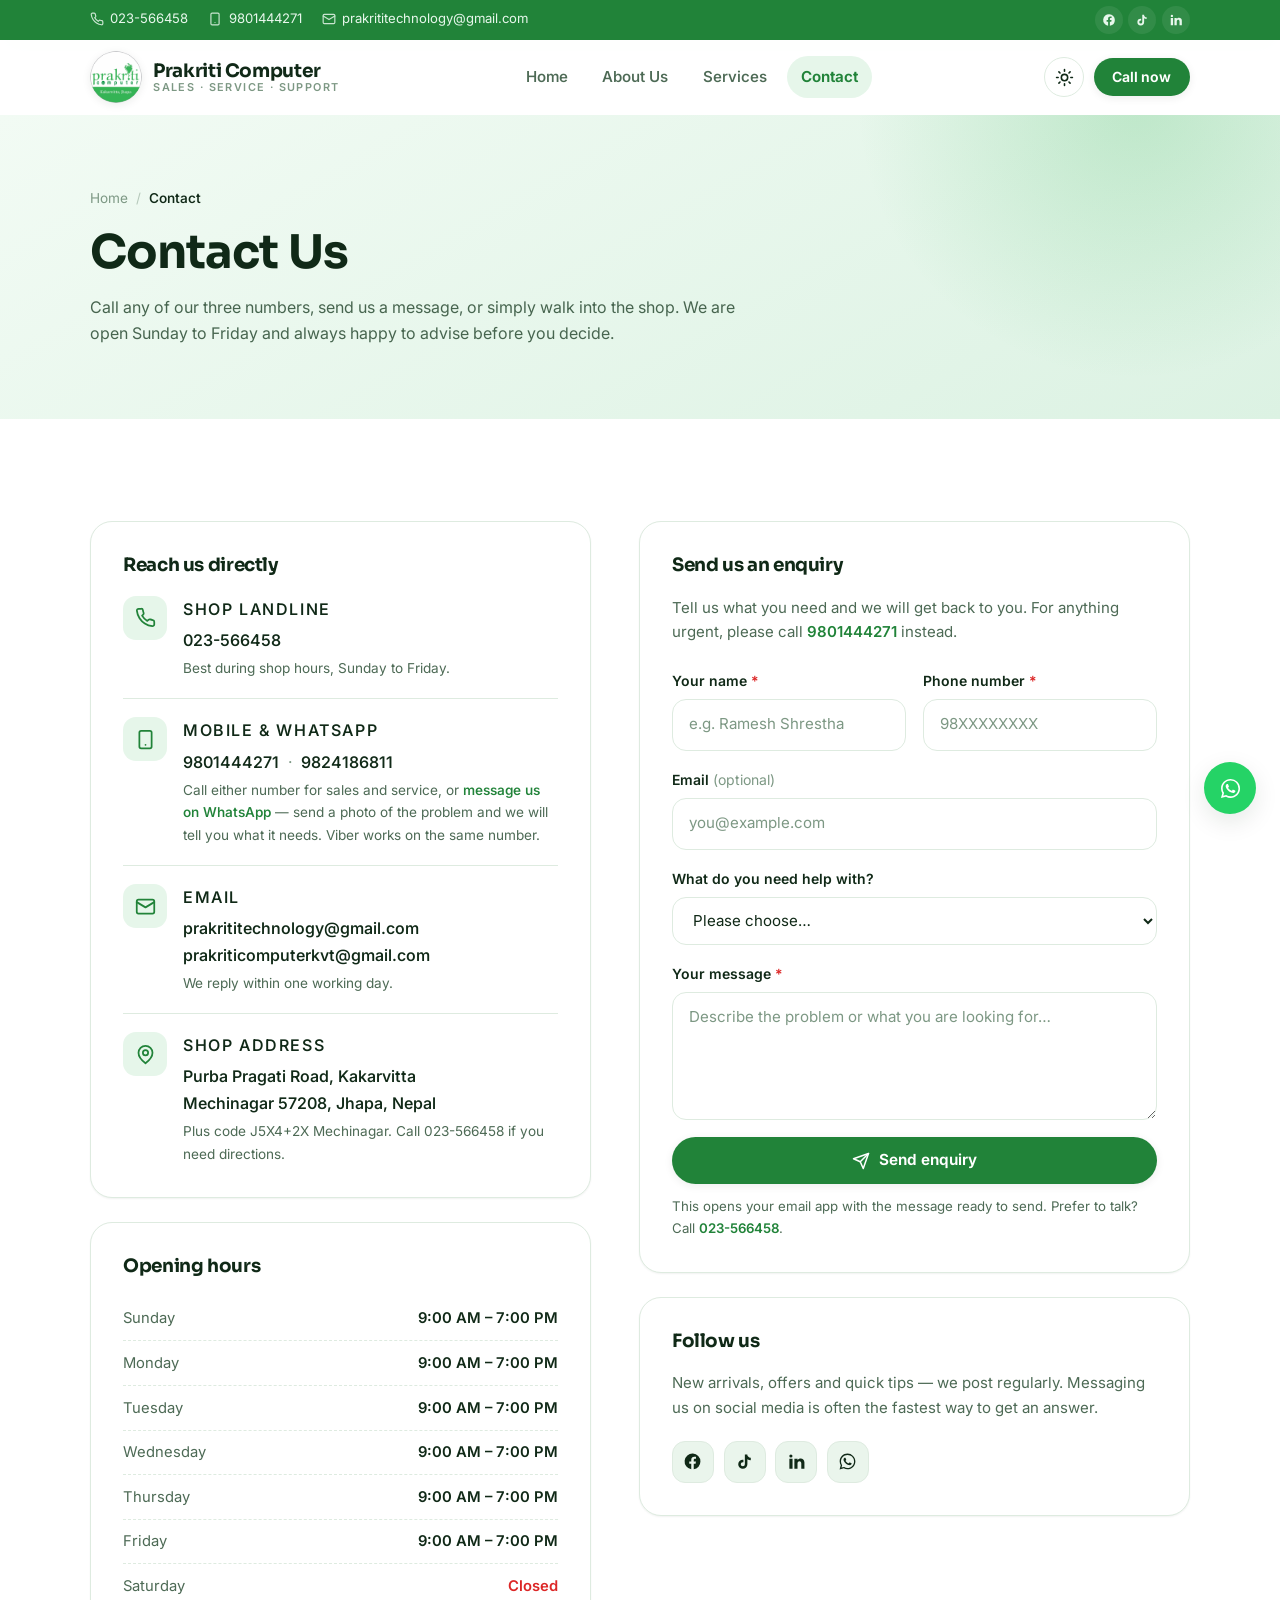
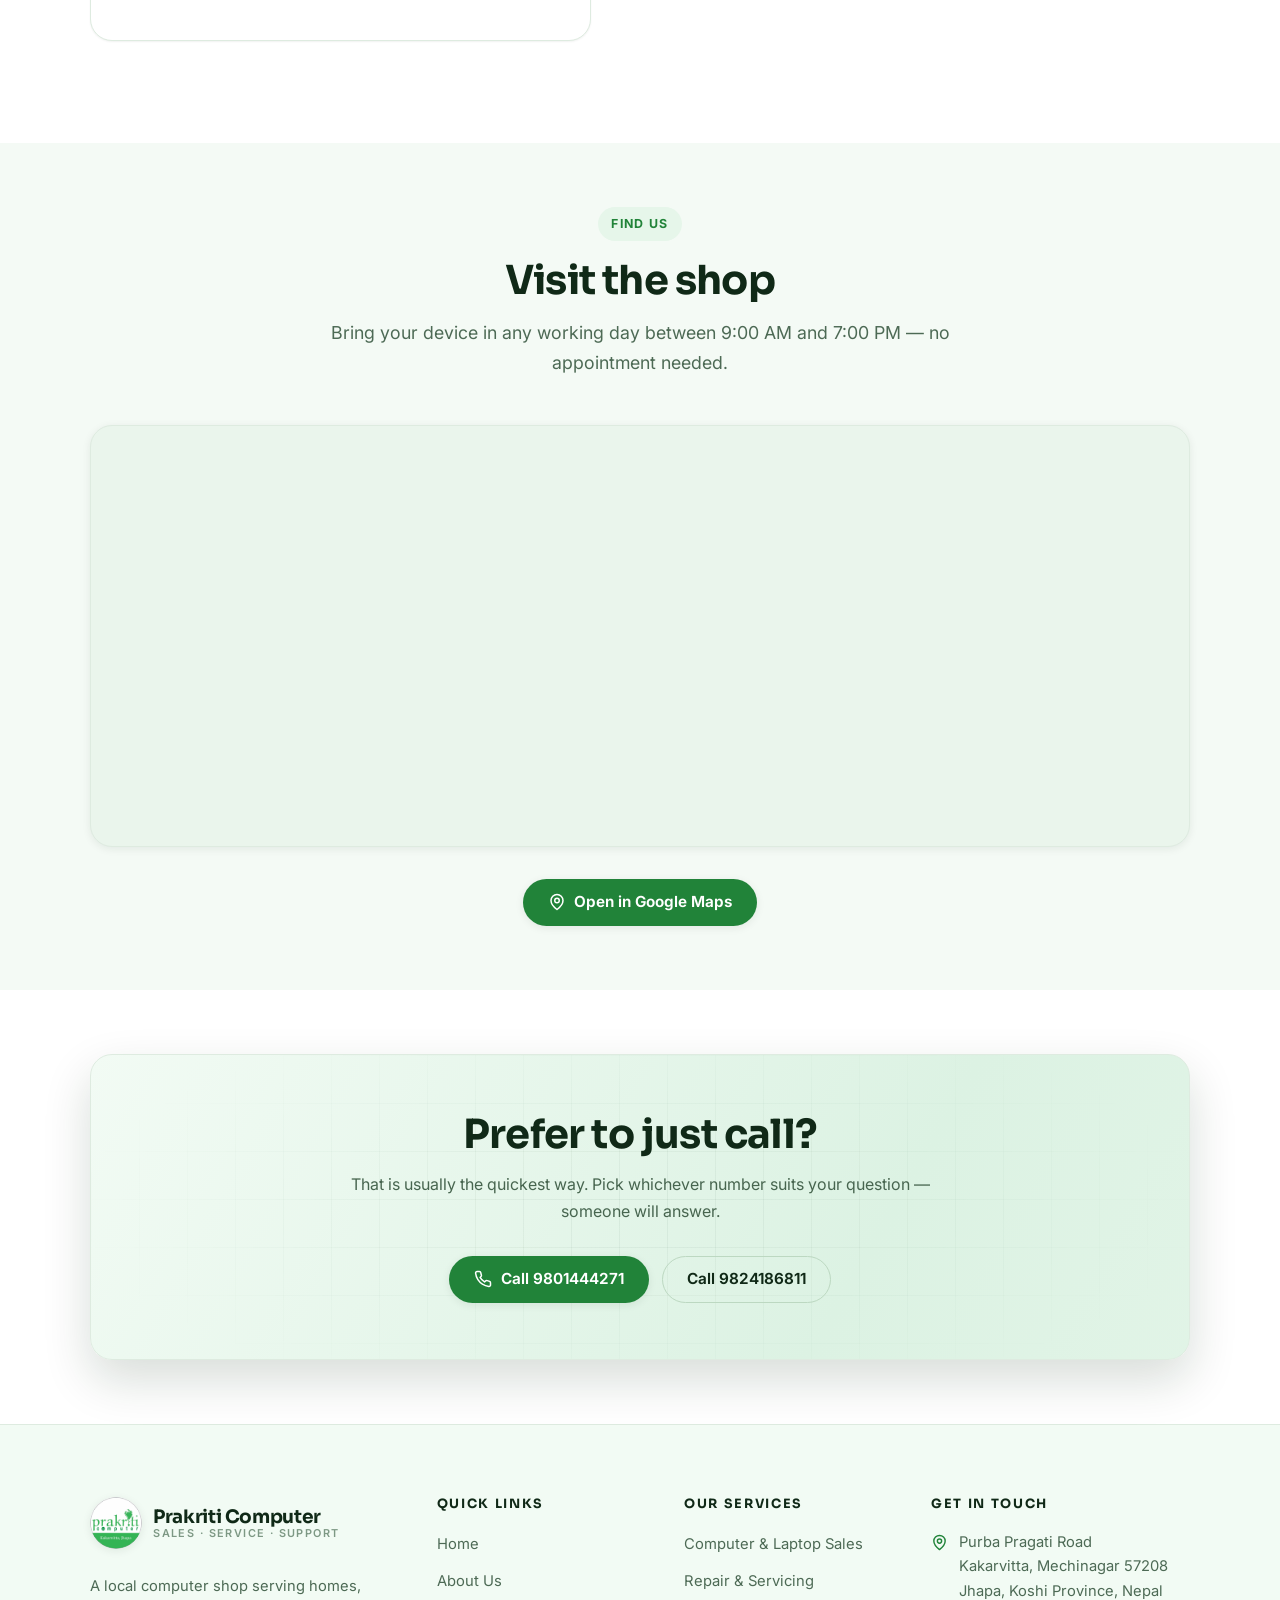
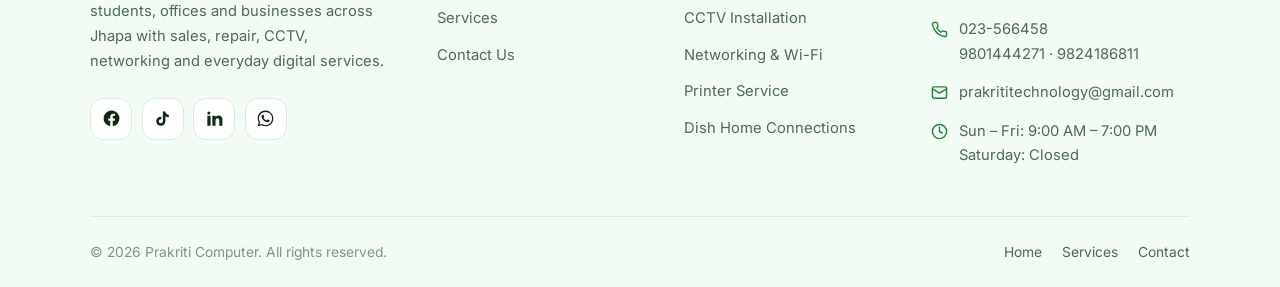
<file: contact.html>
<!DOCTYPE html>
<html lang="en" data-theme="light">
<head>
<meta charset="utf-8">
<meta name="viewport" content="width=device-width, initial-scale=1">
<title>Contact Us — Prakriti Computer, Kakarvitta | 023-566458</title>
<meta name="description" content="Contact Prakriti Computer, Kakarvitta, Jhapa. Call 023-566458, 9801444271 or 9824186811, email prakrititechnology@gmail.com, or find us on Facebook, TikTok and LinkedIn. Open Sunday to Friday, 9 AM to 7 PM.">
<meta name="theme-color" content="#218339">
<link rel="canonical" href="https://prakriticomputer.com.np/contact.html">

<meta property="og:type" content="website">
<meta property="og:site_name" content="Prakriti Computer">
<meta property="og:title" content="Contact Prakriti Computer">
<meta property="og:description" content="Call 023-566458, 9801444271 or 9824186811 — or visit our shop in Kakarvitta, Jhapa.">
<meta property="og:url" content="https://prakriticomputer.com.np/contact.html">
<meta property="og:image" content="https://prakriticomputer.com.np/assets/img/og-image.png">
<meta name="twitter:card" content="summary_large_image">

<link rel="icon" type="image/png" sizes="32x32" href="assets/img/favicon-32.png">
<link rel="icon" type="image/png" sizes="64x64" href="assets/img/favicon-64.png">
<link rel="apple-touch-icon" href="assets/img/favicon-180.png">

<link rel="preconnect" href="https://fonts.googleapis.com">
<link rel="preconnect" href="https://fonts.gstatic.com" crossorigin>
<link href="https://fonts.googleapis.com/css2?family=Inter:wght@400;500;600;700&family=Sora:wght@600;700;800&display=swap" rel="stylesheet">
<link rel="stylesheet" href="assets/css/style.css">

<script>
  (function () {
    document.documentElement.classList.add("js");
    try {
      var t = localStorage.getItem("pc-theme");
      if (!t) t = window.matchMedia("(prefers-color-scheme: dark)").matches ? "dark" : "light";
      document.documentElement.setAttribute("data-theme", t);
    } catch (e) {}
  })();
</script>
</head>
<body>

<a class="skip-link" href="#main">Skip to main content</a>

<!-- ============================ TOP BAR ============================ -->
<div class="topbar">
  <div class="container topbar__inner">
    <ul class="topbar__list">
      <li>
        <a href="tel:+97723566458">
          <svg viewBox="0 0 24 24" fill="none" stroke="currentColor" stroke-width="2" stroke-linecap="round" stroke-linejoin="round" aria-hidden="true"><path d="M22 16.92v3a2 2 0 0 1-2.18 2 19.79 19.79 0 0 1-8.63-3.07 19.5 19.5 0 0 1-6-6 19.79 19.79 0 0 1-3.07-8.67A2 2 0 0 1 4.11 2h3a2 2 0 0 1 2 1.72c.13.96.36 1.9.7 2.81a2 2 0 0 1-.45 2.11L8.09 9.91a16 16 0 0 0 6 6l1.27-1.27a2 2 0 0 1 2.11-.45c.91.34 1.85.57 2.81.7A2 2 0 0 1 22 16.92z"/></svg>
          023-566458
        </a>
      </li>
      <li class="topbar__hide-sm">
        <a href="tel:+9779801444271">
          <svg viewBox="0 0 24 24" fill="none" stroke="currentColor" stroke-width="2" stroke-linecap="round" stroke-linejoin="round" aria-hidden="true"><rect x="5" y="2" width="14" height="20" rx="2"/><path d="M12 18h.01"/></svg>
          9801444271
        </a>
      </li>
      <li class="topbar__hide-sm">
        <a href="mailto:prakrititechnology@gmail.com">
          <svg viewBox="0 0 24 24" fill="none" stroke="currentColor" stroke-width="2" stroke-linecap="round" stroke-linejoin="round" aria-hidden="true"><rect x="2" y="4" width="20" height="16" rx="2"/><path d="m22 7-10 6L2 7"/></svg>
          prakrititechnology@gmail.com
        </a>
      </li>
    </ul>
    <div class="topbar__socials">
      <a href="https://www.facebook.com/prakriticomputer" target="_blank" rel="noopener" aria-label="Prakriti Computer on Facebook">
        <svg viewBox="0 0 24 24" fill="currentColor" aria-hidden="true"><path d="M22 12a10 10 0 1 0-11.56 9.88v-6.99H7.9V12h2.54V9.8c0-2.5 1.49-3.89 3.77-3.89 1.09 0 2.24.2 2.24.2v2.46h-1.26c-1.24 0-1.63.77-1.63 1.56V12h2.78l-.45 2.89h-2.33v6.99A10 10 0 0 0 22 12z"/></svg>
      </a>
      <a href="https://www.tiktok.com/@prakriticomputer" target="_blank" rel="noopener" aria-label="Prakriti Computer on TikTok">
        <svg viewBox="0 0 24 24" fill="currentColor" aria-hidden="true"><path d="M16.6 5.82A4.28 4.28 0 0 1 15.54 3h-3.09v12.4a2.59 2.59 0 1 1-2.59-2.59c.27 0 .53.04.77.12v-3.2a5.9 5.9 0 0 0-.77-.05 5.79 5.79 0 1 0 5.79 5.79V9.01a7.35 7.35 0 0 0 4.29 1.37V7.3a4.29 4.29 0 0 1-3.34-1.48z"/></svg>
      </a>
      <a href="https://www.linkedin.com/company/100513628/" target="_blank" rel="noopener" aria-label="Prakriti Computer on LinkedIn">
        <svg viewBox="0 0 24 24" fill="currentColor" aria-hidden="true"><path d="M6.94 5a2 2 0 1 1-4 0 2 2 0 0 1 4 0zM7 8.48H3V21h4V8.48zm6.32 0H9.34V21h3.94v-6.57c0-3.66 4.77-4 4.77 0V21H22v-7.93c0-6.17-7.06-5.94-8.72-2.91l.04-1.68z"/></svg>
      </a>
    </div>
  </div>
</div>

<!-- ============================ HEADER ============================ -->
<header class="site-header">
  <div class="container nav">
    <a class="brand" href="index.html">
      <span class="brand__mark"><img src="assets/img/logo.png" alt="" width="52" height="52"></span>
      <span class="brand__text">
        <span class="brand__name">Prakriti Computer</span>
        <span class="brand__tag">Sales &middot; Service &middot; Support</span>
      </span>
    </a>

    <ul class="nav__menu" id="primary-menu">
      <li><a class="nav__link" href="index.html">Home</a></li>
      <li><a class="nav__link" href="about.html">About Us</a></li>
      <li><a class="nav__link" href="services.html">Services</a></li>
      <li><a class="nav__link" href="contact.html" aria-current="page">Contact</a></li>
      <li class="nav__menu-cta"><a class="btn btn--block" href="tel:+9779801444271">Call 9801444271</a></li>
    </ul>

    <div class="nav__actions">
      <button class="icon-btn theme-toggle" type="button" aria-label="Switch to dark mode">
        <svg class="icon-sun" viewBox="0 0 24 24" fill="none" stroke="currentColor" stroke-width="2" stroke-linecap="round" stroke-linejoin="round" aria-hidden="true"><circle cx="12" cy="12" r="4"/><path d="M12 2v2M12 20v2M4.93 4.93l1.41 1.41M17.66 17.66l1.41 1.41M2 12h2M20 12h2M6.34 17.66l-1.41 1.41M19.07 4.93l-1.41 1.41"/></svg>
        <svg class="icon-moon" viewBox="0 0 24 24" fill="none" stroke="currentColor" stroke-width="2" stroke-linecap="round" stroke-linejoin="round" aria-hidden="true"><path d="M21 12.79A9 9 0 1 1 11.21 3 7 7 0 0 0 21 12.79z"/></svg>
      </button>
      <a class="btn btn--sm nav__cta" href="tel:+9779801444271">Call now</a>
      <button class="icon-btn nav__toggle" type="button" aria-expanded="false" aria-controls="primary-menu" aria-label="Toggle menu">
        <svg viewBox="0 0 24 24" fill="none" stroke="currentColor" stroke-width="2" stroke-linecap="round" aria-hidden="true"><path d="M3 6h18M3 12h18M3 18h18"/></svg>
      </button>
    </div>
  </div>
</header>

<main id="main">

  <!-- ============================ PAGE HEAD ============================ -->
  <section class="page-head">
    <div class="container">
      <ul class="crumbs">
        <li><a href="index.html">Home</a></li>
        <li class="sep" aria-hidden="true">/</li>
        <li aria-current="page">Contact</li>
      </ul>
      <h1>Contact Us</h1>
      <p>
        Call any of our three numbers, send us a message, or simply walk into the shop.
        We are open Sunday to Friday and always happy to advise before you decide.
      </p>
    </div>
  </section>

  <!-- ============================ CONTACT ============================ -->
  <section class="section">
    <div class="container contact-grid">

      <!-- Details -->
      <div>
        <div class="info-card">
          <h2 class="info-card__head">Reach us directly</h2>

          <div class="info-row">
            <span class="info-row__icon">
              <svg viewBox="0 0 24 24" fill="none" stroke="currentColor" stroke-width="2" stroke-linecap="round" stroke-linejoin="round" aria-hidden="true"><path d="M22 16.92v3a2 2 0 0 1-2.18 2 19.79 19.79 0 0 1-8.63-3.07 19.5 19.5 0 0 1-6-6 19.79 19.79 0 0 1-3.07-8.67A2 2 0 0 1 4.11 2h3a2 2 0 0 1 2 1.72c.13.96.36 1.9.7 2.81a2 2 0 0 1-.45 2.11L8.09 9.91a16 16 0 0 0 6 6l1.27-1.27a2 2 0 0 1 2.11-.45c.91.34 1.85.57 2.81.7A2 2 0 0 1 22 16.92z"/></svg>
            </span>
            <div class="info-row__body">
              <p class="info-row__label">Shop landline</p>
              <a href="tel:+97723566458">023-566458</a>
              <small>Best during shop hours, Sunday to Friday.</small>
            </div>
          </div>

          <div class="info-row">
            <span class="info-row__icon">
              <svg viewBox="0 0 24 24" fill="none" stroke="currentColor" stroke-width="2" stroke-linecap="round" stroke-linejoin="round" aria-hidden="true"><rect x="5" y="2" width="14" height="20" rx="2"/><path d="M12 18h.01"/></svg>
            </span>
            <div class="info-row__body">
              <p class="info-row__label">Mobile &amp; WhatsApp</p>
              <span class="info-row__nums">
                <a href="tel:+9779801444271">9801444271</a>
                <span class="info-row__sep" aria-hidden="true">&middot;</span>
                <a href="tel:+9779824186811">9824186811</a>
              </span>
              <small>
                Call either number for sales and service, or
                <a href="https://wa.me/9779824186811?text=Hello%20Prakriti%20Computer%2C" target="_blank" rel="noopener">message us on WhatsApp</a>
                — send a photo of the problem and we will tell you what it needs. Viber works on the same number.
              </small>
            </div>
          </div>

          <div class="info-row">
            <span class="info-row__icon">
              <svg viewBox="0 0 24 24" fill="none" stroke="currentColor" stroke-width="2" stroke-linecap="round" stroke-linejoin="round" aria-hidden="true"><rect x="2" y="4" width="20" height="16" rx="2"/><path d="m22 7-10 6L2 7"/></svg>
            </span>
            <div class="info-row__body">
              <p class="info-row__label">Email</p>
              <a href="mailto:prakrititechnology@gmail.com">prakrititechnology@gmail.com</a>
              <a href="mailto:prakriticomputerkvt@gmail.com">prakriticomputerkvt@gmail.com</a>
              <small>We reply within one working day.</small>
            </div>
          </div>

          <div class="info-row">
            <span class="info-row__icon">
              <svg viewBox="0 0 24 24" fill="none" stroke="currentColor" stroke-width="2" stroke-linecap="round" stroke-linejoin="round" aria-hidden="true"><path d="M20 10c0 6-8 12-8 12s-8-6-8-12a8 8 0 0 1 16 0z"/><circle cx="12" cy="10" r="3"/></svg>
            </span>
            <div class="info-row__body">
              <p class="info-row__label">Shop address</p>
              <p>Purba Pragati Road, Kakarvitta<br>Mechinagar 57208, Jhapa, Nepal</p>
              <small>Plus code J5X4+2X Mechinagar. Call 023-566458 if you need directions.</small>
            </div>
          </div>
        </div>

        <div class="info-card">
          <h2 class="info-card__head">Opening hours</h2>
          <ul class="hours">
            <li><span>Sunday</span><span>9:00 AM – 7:00 PM</span></li>
            <li><span>Monday</span><span>9:00 AM – 7:00 PM</span></li>
            <li><span>Tuesday</span><span>9:00 AM – 7:00 PM</span></li>
            <li><span>Wednesday</span><span>9:00 AM – 7:00 PM</span></li>
            <li><span>Thursday</span><span>9:00 AM – 7:00 PM</span></li>
            <li><span>Friday</span><span>9:00 AM – 7:00 PM</span></li>
            <li><span>Saturday</span><span class="closed">Closed</span></li>
          </ul>
        </div>
      </div>

      <!-- Enquiry form -->
      <div>
        <div class="info-card">
          <h2 class="info-card__head">Send us an enquiry</h2>
          <p style="color:var(--text-muted);font-size:0.94rem;margin-bottom:1.5rem">
            Tell us what you need and we will get back to you. For anything urgent, please call
            <a href="tel:+9779801444271" style="color:var(--accent);font-weight:600">9801444271</a> instead.
          </p>

          <form class="form" id="enquiry-form" data-mailto="prakrititechnology@gmail.com" novalidate>
            <div class="form__row">
              <div class="field">
                <label for="name">Your name <span class="req">*</span></label>
                <input type="text" id="name" name="name" placeholder="e.g. Ramesh Shrestha" required autocomplete="name">
              </div>
              <div class="field">
                <label for="phone">Phone number <span class="req">*</span></label>
                <input type="tel" id="phone" name="phone" placeholder="98XXXXXXXX" required autocomplete="tel">
              </div>
            </div>

            <div class="field">
              <label for="email">Email <span style="color:var(--text-faint);font-weight:400">(optional)</span></label>
              <input type="email" id="email" name="email" placeholder="you@example.com" autocomplete="email">
            </div>

            <div class="field">
              <label for="service">What do you need help with?</label>
              <select id="service" name="service">
                <option value="">Please choose…</option>
                <option>Computer / laptop purchase</option>
                <option>Laptop or desktop repair</option>
                <option>Hardware upgrade (SSD, RAM)</option>
                <option>Printer sales, service or refill</option>
                <option>CCTV camera installation</option>
                <option>Networking / Wi-Fi setup</option>
                <option>Software, Windows or antivirus</option>
                <option>Data recovery or backup</option>
                <option>Billing / accounting software</option>
                <option>Accessories &amp; consumables</option>
                <option>Office AMC / IT support</option>
                <option>Something else</option>
              </select>
            </div>

            <div class="field">
              <label for="message">Your message <span class="req">*</span></label>
              <textarea id="message" name="message" placeholder="Describe the problem or what you are looking for…" required></textarea>
            </div>

            <div>
              <button class="btn btn--block" type="submit">
                <svg viewBox="0 0 24 24" fill="none" stroke="currentColor" stroke-width="2" stroke-linecap="round" stroke-linejoin="round" aria-hidden="true"><path d="m22 2-7 20-4-9-9-4z"/><path d="M22 2 11 13"/></svg>
                Send enquiry
              </button>
              <p class="form__note" style="margin-top:0.75rem">
                This opens your email app with the message ready to send. Prefer to talk? Call
                <a href="tel:+97723566458" style="color:var(--accent);font-weight:600">023-566458</a>.
              </p>
            </div>

            <p class="form-status" id="form-status" role="status" hidden></p>
          </form>
        </div>

        <div class="info-card">
          <h2 class="info-card__head">Follow us</h2>
          <p style="color:var(--text-muted);font-size:0.94rem">
            New arrivals, offers and quick tips — we post regularly. Messaging us on social media is
            often the fastest way to get an answer.
          </p>
          <div class="socials" style="margin-top:1.25rem">
            <a class="social social--fb" href="https://www.facebook.com/prakriticomputer" target="_blank" rel="noopener" aria-label="Facebook" style="background:var(--bg-sunken);border-color:var(--border);color:var(--text)">
              <svg viewBox="0 0 24 24" fill="currentColor" aria-hidden="true"><path d="M22 12a10 10 0 1 0-11.56 9.88v-6.99H7.9V12h2.54V9.8c0-2.5 1.49-3.89 3.77-3.89 1.09 0 2.24.2 2.24.2v2.46h-1.26c-1.24 0-1.63.77-1.63 1.56V12h2.78l-.45 2.89h-2.33v6.99A10 10 0 0 0 22 12z"/></svg>
            </a>
            <a class="social social--tt" href="https://www.tiktok.com/@prakriticomputer" target="_blank" rel="noopener" aria-label="TikTok" style="background:var(--bg-sunken);border-color:var(--border);color:var(--text)">
              <svg viewBox="0 0 24 24" fill="currentColor" aria-hidden="true"><path d="M16.6 5.82A4.28 4.28 0 0 1 15.54 3h-3.09v12.4a2.59 2.59 0 1 1-2.59-2.59c.27 0 .53.04.77.12v-3.2a5.9 5.9 0 0 0-.77-.05 5.79 5.79 0 1 0 5.79 5.79V9.01a7.35 7.35 0 0 0 4.29 1.37V7.3a4.29 4.29 0 0 1-3.34-1.48z"/></svg>
            </a>
            <a class="social social--li" href="https://www.linkedin.com/company/100513628/" target="_blank" rel="noopener" aria-label="LinkedIn" style="background:var(--bg-sunken);border-color:var(--border);color:var(--text)">
              <svg viewBox="0 0 24 24" fill="currentColor" aria-hidden="true"><path d="M6.94 5a2 2 0 1 1-4 0 2 2 0 0 1 4 0zM7 8.48H3V21h4V8.48zm6.32 0H9.34V21h3.94v-6.57c0-3.66 4.77-4 4.77 0V21H22v-7.93c0-6.17-7.06-5.94-8.72-2.91l.04-1.68z"/></svg>
            </a>
            <a class="social social--wa" href="https://wa.me/9779824186811?text=Hello%20Prakriti%20Computer%2C" target="_blank" rel="noopener" aria-label="WhatsApp" style="background:var(--bg-sunken);border-color:var(--border);color:var(--text)">
              <svg viewBox="0 0 24 24" fill="currentColor" aria-hidden="true"><path d="M12.04 2C6.58 2 2.13 6.45 2.13 11.91c0 1.75.46 3.45 1.32 4.95L2 22l5.25-1.38a9.87 9.87 0 0 0 4.79 1.22c5.46 0 9.91-4.45 9.91-9.91 0-2.65-1.03-5.14-2.9-7.01A9.82 9.82 0 0 0 12.04 2zm0 18.15a8.2 8.2 0 0 1-4.19-1.15l-.3-.18-3.12.82.83-3.04-.2-.31a8.19 8.19 0 0 1-1.26-4.38c0-4.54 3.7-8.23 8.25-8.23 2.2 0 4.27.86 5.83 2.42a8.19 8.19 0 0 1 2.41 5.82c0 4.54-3.7 8.23-8.25 8.23zm4.53-6.17c-.25-.13-1.47-.72-1.69-.8-.23-.09-.39-.13-.56.12-.16.25-.64.8-.79.97-.14.16-.29.18-.54.06-.25-.12-1.05-.39-2-1.23-.74-.66-1.24-1.47-1.38-1.72-.15-.25-.02-.39.11-.51.11-.11.25-.29.37-.44.13-.15.17-.25.25-.42.08-.16.04-.31-.02-.44-.06-.12-.56-1.35-.77-1.85-.2-.48-.4-.42-.56-.43h-.47c-.16 0-.43.06-.66.31-.23.25-.87.85-.87 2.07s.89 2.4 1.02 2.57c.13.16 1.76 2.69 4.26 3.77.6.26 1.06.41 1.42.52.6.19 1.14.16 1.57.1.48-.07 1.47-.6 1.68-1.18.21-.58.21-1.07.15-1.18-.06-.11-.23-.17-.48-.29z"/></svg>
            </a>
          </div>
        </div>
      </div>

    </div>
  </section>

  <!-- ============================ MAP ============================ -->
  <section class="section section--soft section--tight">
    <div class="container">
      <div class="section-head section-head--center">
        <span class="eyebrow">Find us</span>
        <h2>Visit the shop</h2>
        <p class="lede">Bring your device in any working day between 9:00 AM and 7:00 PM — no appointment needed.</p>
      </div>
      <!--
        TODO: replace the map below with your exact shop location.
        Open Google Maps → search your shop → Share → Embed a map → copy the <iframe> and paste it here.
      -->
      <div class="map-embed reveal">
        <iframe
          src="https://www.google.com/maps?q=Prakriti+Computer,+Purba+Pragati+Road,+Mechinagar+57208,+Nepal&ll=26.6475018,88.1574236&z=17&output=embed"
          title="Map showing the location of Prakriti Computer, Purba Pragati Road, Kakarvitta"
          loading="lazy"
          referrerpolicy="no-referrer-when-downgrade"
          allowfullscreen></iframe>
      </div>
      <div class="btn-row" style="justify-content:center">
        <a class="btn" href="https://www.google.com/maps/place/Prakriti+Computer/@26.6475018,88.1574236,17z" target="_blank" rel="noopener">
          <svg viewBox="0 0 24 24" fill="none" stroke="currentColor" stroke-width="2" stroke-linecap="round" stroke-linejoin="round" aria-hidden="true"><path d="M20 10c0 6-8 12-8 12s-8-6-8-12a8 8 0 0 1 16 0z"/><circle cx="12" cy="10" r="3"/></svg>
          Open in Google Maps
        </a>
      </div>
    </div>
  </section>

  <!-- ============================ CTA ============================ -->
  <section class="section section--tight">
    <div class="container">
      <div class="cta-band reveal">
        <h2>Prefer to just call?</h2>
        <p>That is usually the quickest way. Pick whichever number suits your question — someone will answer.</p>
        <div class="btn-row">
          <a class="btn" href="tel:+9779801444271">
            <svg viewBox="0 0 24 24" fill="none" stroke="currentColor" stroke-width="2" stroke-linecap="round" stroke-linejoin="round" aria-hidden="true"><path d="M22 16.92v3a2 2 0 0 1-2.18 2 19.79 19.79 0 0 1-8.63-3.07 19.5 19.5 0 0 1-6-6 19.79 19.79 0 0 1-3.07-8.67A2 2 0 0 1 4.11 2h3a2 2 0 0 1 2 1.72c.13.96.36 1.9.7 2.81a2 2 0 0 1-.45 2.11L8.09 9.91a16 16 0 0 0 6 6l1.27-1.27a2 2 0 0 1 2.11-.45c.91.34 1.85.57 2.81.7A2 2 0 0 1 22 16.92z"/></svg>
            Call 9801444271
          </a>
          <a class="btn btn--ghost" href="tel:+9779824186811">Call 9824186811</a>
        </div>
      </div>
    </div>
  </section>

</main>

<!-- ============================ FOOTER ============================ -->
<footer class="site-footer">
  <div class="container">
    <div class="footer__grid">
      <div>
        <a class="brand" href="index.html">
          <span class="brand__mark"><img src="assets/img/logo.png" alt="" width="52" height="52"></span>
          <span class="brand__text">
            <span class="brand__name">Prakriti Computer</span>
            <span class="brand__tag">Sales &middot; Service &middot; Support</span>
          </span>
        </a>
        <p class="footer__about">
          A local computer shop serving homes, students, offices and businesses across Jhapa with
          sales, repair, CCTV, networking and everyday digital services.
        </p>
        <div class="socials">
          <a class="social social--fb" href="https://www.facebook.com/prakriticomputer" target="_blank" rel="noopener" aria-label="Facebook">
            <svg viewBox="0 0 24 24" fill="currentColor" aria-hidden="true"><path d="M22 12a10 10 0 1 0-11.56 9.88v-6.99H7.9V12h2.54V9.8c0-2.5 1.49-3.89 3.77-3.89 1.09 0 2.24.2 2.24.2v2.46h-1.26c-1.24 0-1.63.77-1.63 1.56V12h2.78l-.45 2.89h-2.33v6.99A10 10 0 0 0 22 12z"/></svg>
          </a>
          <a class="social social--tt" href="https://www.tiktok.com/@prakriticomputer" target="_blank" rel="noopener" aria-label="TikTok">
            <svg viewBox="0 0 24 24" fill="currentColor" aria-hidden="true"><path d="M16.6 5.82A4.28 4.28 0 0 1 15.54 3h-3.09v12.4a2.59 2.59 0 1 1-2.59-2.59c.27 0 .53.04.77.12v-3.2a5.9 5.9 0 0 0-.77-.05 5.79 5.79 0 1 0 5.79 5.79V9.01a7.35 7.35 0 0 0 4.29 1.37V7.3a4.29 4.29 0 0 1-3.34-1.48z"/></svg>
          </a>
          <a class="social social--li" href="https://www.linkedin.com/company/100513628/" target="_blank" rel="noopener" aria-label="LinkedIn">
            <svg viewBox="0 0 24 24" fill="currentColor" aria-hidden="true"><path d="M6.94 5a2 2 0 1 1-4 0 2 2 0 0 1 4 0zM7 8.48H3V21h4V8.48zm6.32 0H9.34V21h3.94v-6.57c0-3.66 4.77-4 4.77 0V21H22v-7.93c0-6.17-7.06-5.94-8.72-2.91l.04-1.68z"/></svg>
          </a>
          <a class="social social--wa" href="https://wa.me/9779824186811?text=Hello%20Prakriti%20Computer%2C" target="_blank" rel="noopener" aria-label="WhatsApp">
            <svg viewBox="0 0 24 24" fill="currentColor" aria-hidden="true"><path d="M12.04 2C6.58 2 2.13 6.45 2.13 11.91c0 1.75.46 3.45 1.32 4.95L2 22l5.25-1.38a9.87 9.87 0 0 0 4.79 1.22c5.46 0 9.91-4.45 9.91-9.91 0-2.65-1.03-5.14-2.9-7.01A9.82 9.82 0 0 0 12.04 2zm0 18.15a8.2 8.2 0 0 1-4.19-1.15l-.3-.18-3.12.82.83-3.04-.2-.31a8.19 8.19 0 0 1-1.26-4.38c0-4.54 3.7-8.23 8.25-8.23 2.2 0 4.27.86 5.83 2.42a8.19 8.19 0 0 1 2.41 5.82c0 4.54-3.7 8.23-8.25 8.23zm4.53-6.17c-.25-.13-1.47-.72-1.69-.8-.23-.09-.39-.13-.56.12-.16.25-.64.8-.79.97-.14.16-.29.18-.54.06-.25-.12-1.05-.39-2-1.23-.74-.66-1.24-1.47-1.38-1.72-.15-.25-.02-.39.11-.51.11-.11.25-.29.37-.44.13-.15.17-.25.25-.42.08-.16.04-.31-.02-.44-.06-.12-.56-1.35-.77-1.85-.2-.48-.4-.42-.56-.43h-.47c-.16 0-.43.06-.66.31-.23.25-.87.85-.87 2.07s.89 2.4 1.02 2.57c.13.16 1.76 2.69 4.26 3.77.6.26 1.06.41 1.42.52.6.19 1.14.16 1.57.1.48-.07 1.47-.6 1.68-1.18.21-.58.21-1.07.15-1.18-.06-.11-.23-.17-.48-.29z"/></svg>
          </a>
        </div>
      </div>

      <nav aria-label="Footer">
        <h2 class="footer__title">Quick Links</h2>
        <ul class="footer__links">
          <li><a href="index.html">Home</a></li>
          <li><a href="about.html">About Us</a></li>
          <li><a href="services.html">Services</a></li>
          <li><a href="contact.html">Contact Us</a></li>
        </ul>
      </nav>

      <div>
        <h2 class="footer__title">Our Services</h2>
        <ul class="footer__links">
          <li><a href="services.html#sales">Computer &amp; Laptop Sales</a></li>
          <li><a href="services.html#repair">Repair &amp; Servicing</a></li>
          <li><a href="services.html#cctv">CCTV Installation</a></li>
          <li><a href="services.html#network">Networking &amp; Wi-Fi</a></li>
          <li><a href="services.html#printer">Printer Service</a></li>
          <li><a href="services.html#dishhome">Dish Home Connections</a></li>
        </ul>
      </div>

      <div>
        <h2 class="footer__title">Get In Touch</h2>
        <ul class="footer__contact">
          <li>
            <svg viewBox="0 0 24 24" fill="none" stroke="currentColor" stroke-width="2" stroke-linecap="round" stroke-linejoin="round" aria-hidden="true"><path d="M20 10c0 6-8 12-8 12s-8-6-8-12a8 8 0 0 1 16 0z"/><circle cx="12" cy="10" r="3"/></svg>
            <span>Purba Pragati Road<br>Kakarvitta, Mechinagar 57208<br>Jhapa, Koshi Province, Nepal</span>
          </li>
          <li>
            <svg viewBox="0 0 24 24" fill="none" stroke="currentColor" stroke-width="2" stroke-linecap="round" stroke-linejoin="round" aria-hidden="true"><path d="M22 16.92v3a2 2 0 0 1-2.18 2 19.79 19.79 0 0 1-8.63-3.07 19.5 19.5 0 0 1-6-6 19.79 19.79 0 0 1-3.07-8.67A2 2 0 0 1 4.11 2h3a2 2 0 0 1 2 1.72c.13.96.36 1.9.7 2.81a2 2 0 0 1-.45 2.11L8.09 9.91a16 16 0 0 0 6 6l1.27-1.27a2 2 0 0 1 2.11-.45c.91.34 1.85.57 2.81.7A2 2 0 0 1 22 16.92z"/></svg>
            <span>
              <a href="tel:+97723566458">023-566458</a><br>
              <a href="tel:+9779801444271">9801444271</a> &middot;
              <a href="tel:+9779824186811">9824186811</a>
            </span>
          </li>
          <li>
            <svg viewBox="0 0 24 24" fill="none" stroke="currentColor" stroke-width="2" stroke-linecap="round" stroke-linejoin="round" aria-hidden="true"><rect x="2" y="4" width="20" height="16" rx="2"/><path d="m22 7-10 6L2 7"/></svg>
            <a href="mailto:prakrititechnology@gmail.com">prakrititechnology@gmail.com</a>
          </li>
          <li>
            <svg viewBox="0 0 24 24" fill="none" stroke="currentColor" stroke-width="2" stroke-linecap="round" stroke-linejoin="round" aria-hidden="true"><circle cx="12" cy="12" r="10"/><path d="M12 6v6l4 2"/></svg>
            <span>Sun – Fri: 9:00 AM – 7:00 PM<br>Saturday: Closed</span>
          </li>
        </ul>
      </div>
    </div>

    <div class="footer__bottom">
      <p>&copy; <span data-year>2026</span> Prakriti Computer. All rights reserved.</p>
      <nav aria-label="Footer secondary">
        <a href="index.html">Home</a>
        <a href="services.html">Services</a>
        <a href="contact.html">Contact</a>
      </nav>
    </div>
  </div>
</footer>

<!-- ============================ FLOATING BUTTONS ============================ -->
<div class="fab-stack">
  <a class="fab fab--wa" href="https://wa.me/9779824186811?text=Hello%20Prakriti%20Computer%2C" target="_blank" rel="noopener" aria-label="Chat on WhatsApp">
    <svg viewBox="0 0 24 24" fill="currentColor" aria-hidden="true"><path d="M12.04 2C6.58 2 2.13 6.45 2.13 11.91c0 1.75.46 3.45 1.32 4.95L2 22l5.25-1.38a9.87 9.87 0 0 0 4.79 1.22c5.46 0 9.91-4.45 9.91-9.91 0-2.65-1.03-5.14-2.9-7.01A9.82 9.82 0 0 0 12.04 2zm0 18.15a8.2 8.2 0 0 1-4.19-1.15l-.3-.18-3.12.82.83-3.04-.2-.31a8.19 8.19 0 0 1-1.26-4.38c0-4.54 3.7-8.23 8.25-8.23 2.2 0 4.27.86 5.83 2.42a8.19 8.19 0 0 1 2.41 5.82c0 4.54-3.7 8.23-8.25 8.23zm4.53-6.17c-.25-.13-1.47-.72-1.69-.8-.23-.09-.39-.13-.56.12-.16.25-.64.8-.79.97-.14.16-.29.18-.54.06-.25-.12-1.05-.39-2-1.23-.74-.66-1.24-1.47-1.38-1.72-.15-.25-.02-.39.11-.51.11-.11.25-.29.37-.44.13-.15.17-.25.25-.42.08-.16.04-.31-.02-.44-.06-.12-.56-1.35-.77-1.85-.2-.48-.4-.42-.56-.43h-.47c-.16 0-.43.06-.66.31-.23.25-.87.85-.87 2.07s.89 2.4 1.02 2.57c.13.16 1.76 2.69 4.26 3.77.6.26 1.06.41 1.42.52.6.19 1.14.16 1.57.1.48-.07 1.47-.6 1.68-1.18.21-.58.21-1.07.15-1.18-.06-.11-.23-.17-.48-.29z"/></svg>
  </a>
  <a class="fab fab--call" href="tel:+9779801444271" aria-label="Call us now">
    <svg viewBox="0 0 24 24" fill="none" stroke="currentColor" stroke-width="2" stroke-linecap="round" stroke-linejoin="round" aria-hidden="true"><path d="M22 16.92v3a2 2 0 0 1-2.18 2 19.79 19.79 0 0 1-8.63-3.07 19.5 19.5 0 0 1-6-6 19.79 19.79 0 0 1-3.07-8.67A2 2 0 0 1 4.11 2h3a2 2 0 0 1 2 1.72c.13.96.36 1.9.7 2.81a2 2 0 0 1-.45 2.11L8.09 9.91a16 16 0 0 0 6 6l1.27-1.27a2 2 0 0 1 2.11-.45c.91.34 1.85.57 2.81.7A2 2 0 0 1 22 16.92z"/></svg>
  </a>
  <button class="fab fab--top" type="button" aria-label="Back to top">
    <svg viewBox="0 0 24 24" fill="none" stroke="currentColor" stroke-width="2.2" stroke-linecap="round" stroke-linejoin="round" aria-hidden="true"><path d="M12 19V5M5 12l7-7 7 7"/></svg>
  </button>
</div>

<script src="assets/js/main.js" defer></script>
</body>
</html>
</file>
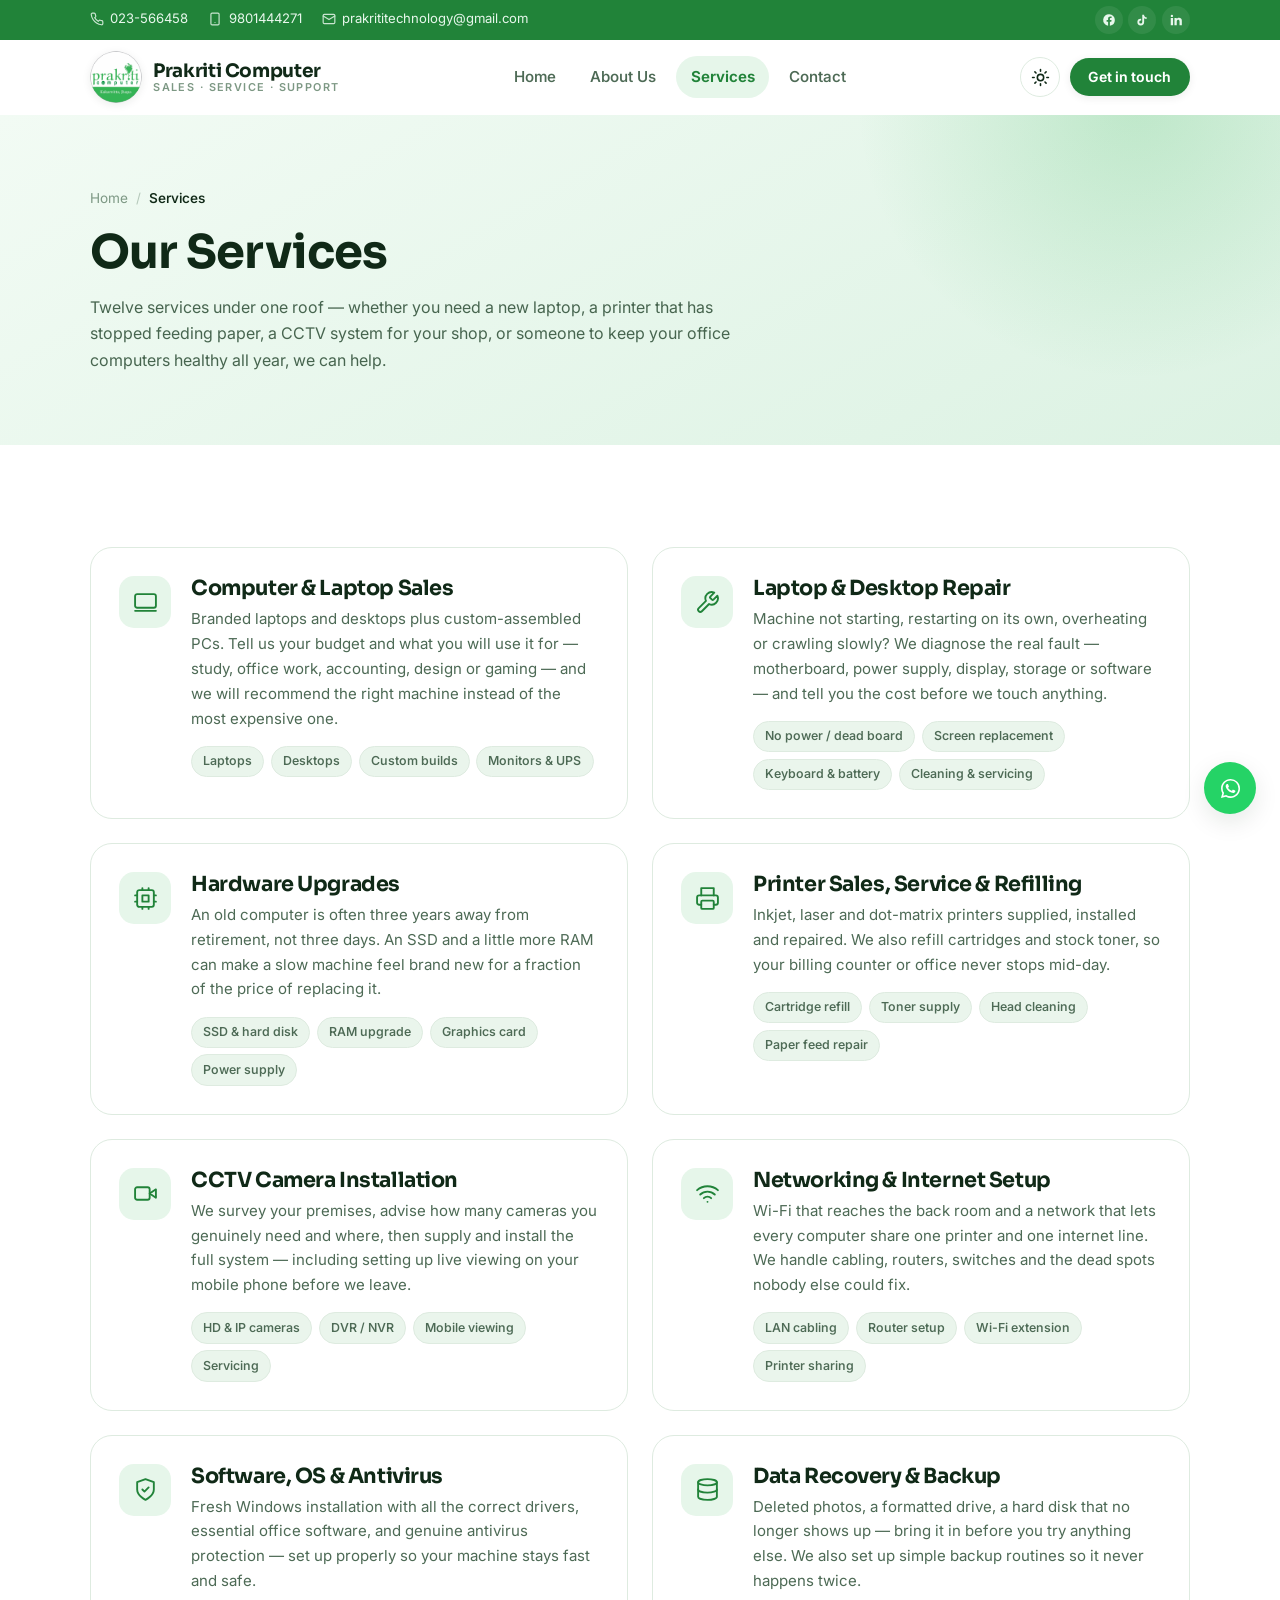
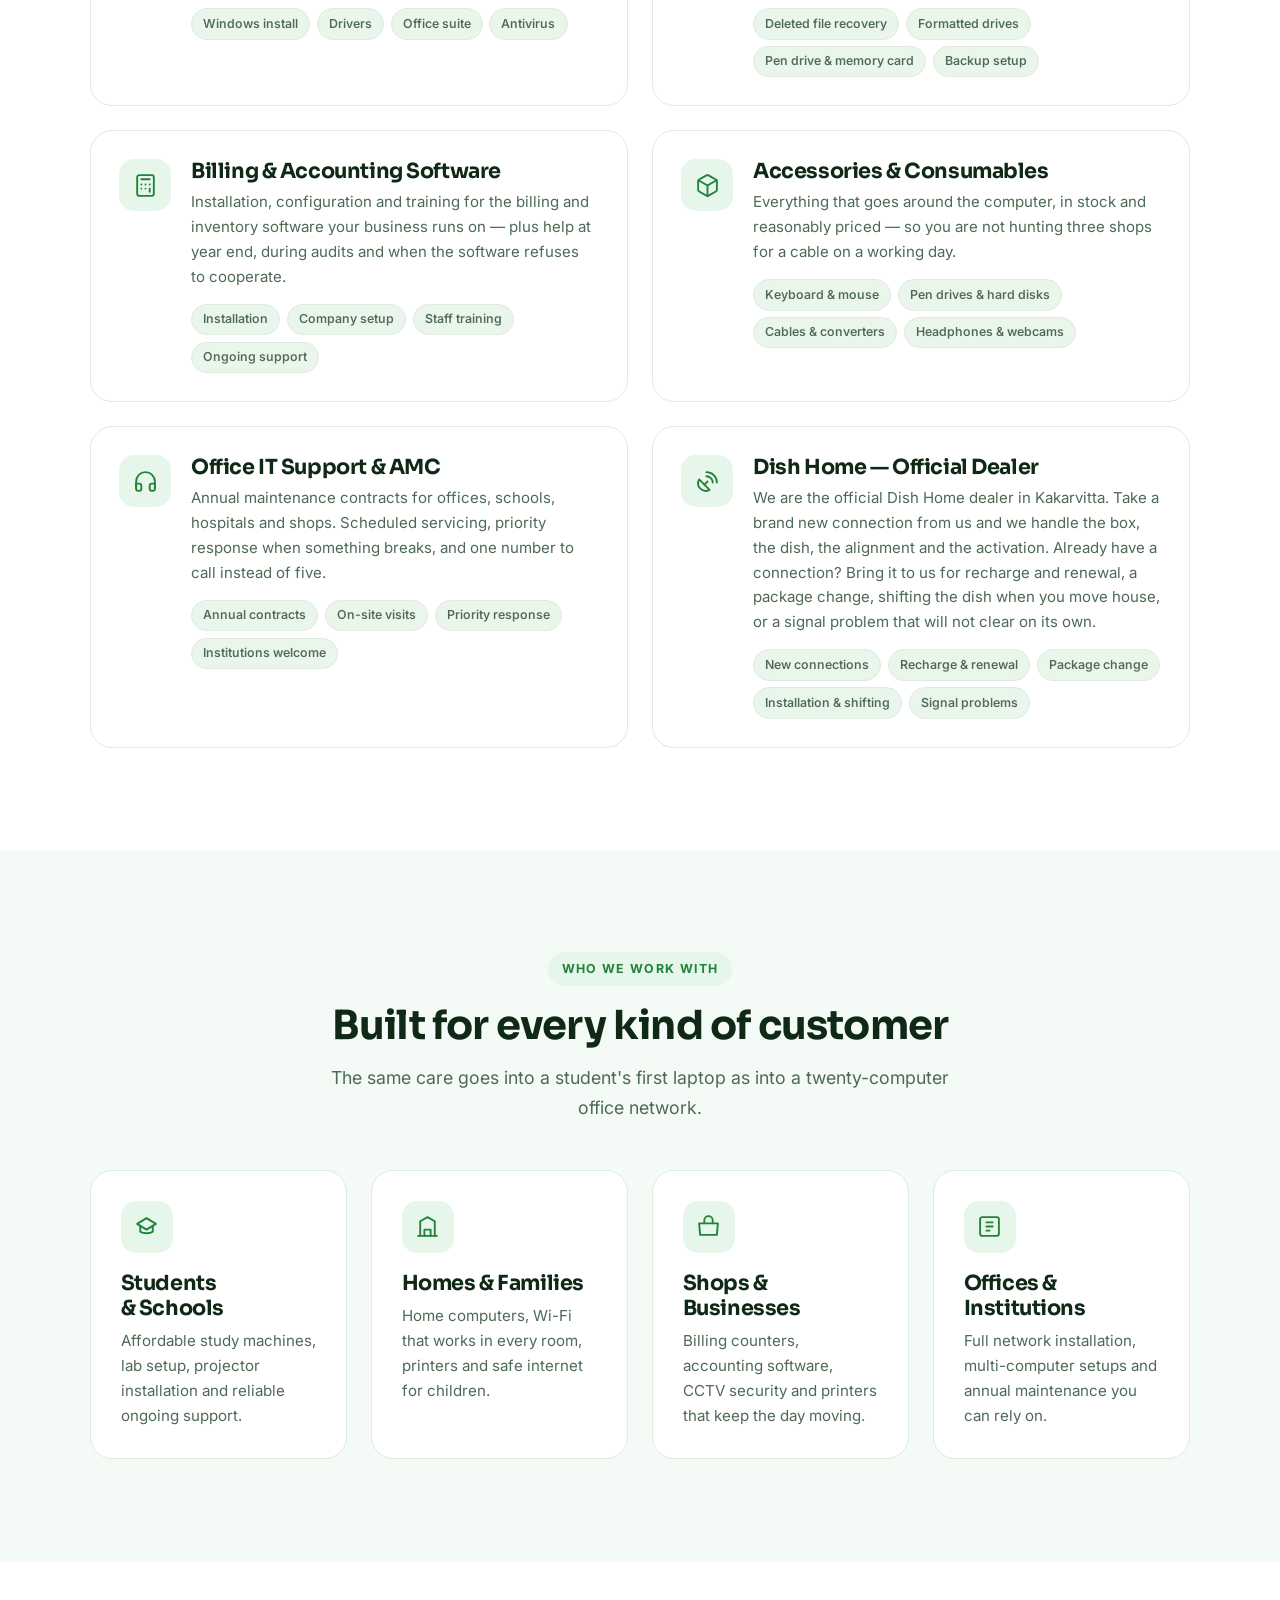
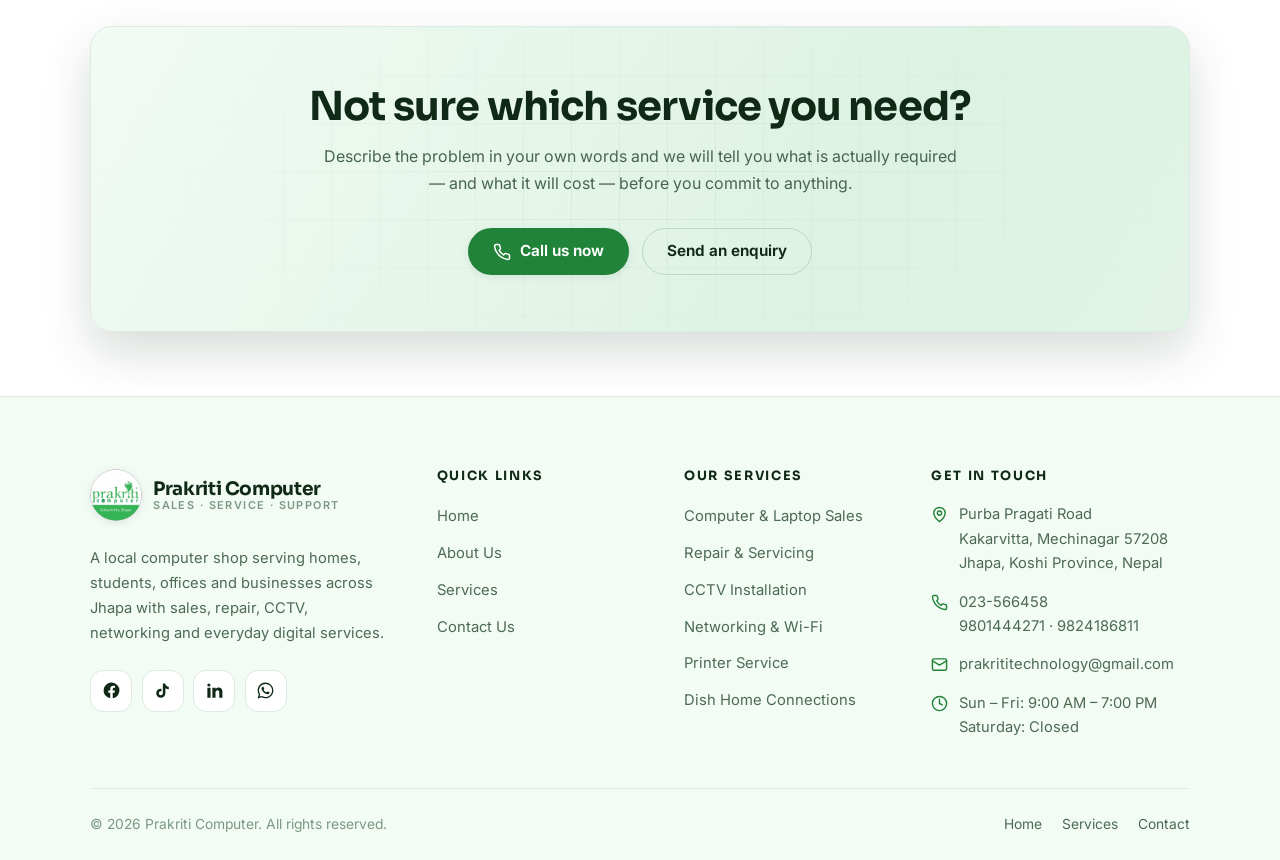
<file: services.html>
<!DOCTYPE html>
<html lang="en" data-theme="light">
<head>
<meta charset="utf-8">
<meta name="viewport" content="width=device-width, initial-scale=1">
<title>Our Services — Prakriti Computer, Kakarvitta</title>
<meta name="description" content="Computer and laptop sales, repair and servicing, hardware upgrades, printer service, CCTV installation, networking, software setup, data recovery, accounting software, accessories, office AMC and official Dish Home connections in Kakarvitta, Jhapa.">
<meta name="theme-color" content="#218339">
<link rel="canonical" href="https://prakriticomputer.com.np/services.html">

<meta property="og:type" content="website">
<meta property="og:site_name" content="Prakriti Computer">
<meta property="og:title" content="Our Services — Prakriti Computer">
<meta property="og:description" content="Twelve computer and IT services under one roof — sales, repair, CCTV, networking, printers, software and Dish Home connections.">
<meta property="og:url" content="https://prakriticomputer.com.np/services.html">
<meta property="og:image" content="https://prakriticomputer.com.np/assets/img/og-image.png">
<meta name="twitter:card" content="summary_large_image">

<link rel="icon" type="image/png" sizes="32x32" href="assets/img/favicon-32.png">
<link rel="icon" type="image/png" sizes="64x64" href="assets/img/favicon-64.png">
<link rel="apple-touch-icon" href="assets/img/favicon-180.png">

<link rel="preconnect" href="https://fonts.googleapis.com">
<link rel="preconnect" href="https://fonts.gstatic.com" crossorigin>
<link href="https://fonts.googleapis.com/css2?family=Inter:wght@400;500;600;700&family=Sora:wght@600;700;800&display=swap" rel="stylesheet">
<link rel="stylesheet" href="assets/css/style.css">

<script>
  (function () {
    document.documentElement.classList.add("js");
    try {
      var t = localStorage.getItem("pc-theme");
      if (!t) t = window.matchMedia("(prefers-color-scheme: dark)").matches ? "dark" : "light";
      document.documentElement.setAttribute("data-theme", t);
    } catch (e) {}
  })();
</script>
</head>
<body>

<a class="skip-link" href="#main">Skip to main content</a>

<!-- ============================ TOP BAR ============================ -->
<div class="topbar">
  <div class="container topbar__inner">
    <ul class="topbar__list">
      <li>
        <a href="tel:+97723566458">
          <svg viewBox="0 0 24 24" fill="none" stroke="currentColor" stroke-width="2" stroke-linecap="round" stroke-linejoin="round" aria-hidden="true"><path d="M22 16.92v3a2 2 0 0 1-2.18 2 19.79 19.79 0 0 1-8.63-3.07 19.5 19.5 0 0 1-6-6 19.79 19.79 0 0 1-3.07-8.67A2 2 0 0 1 4.11 2h3a2 2 0 0 1 2 1.72c.13.96.36 1.9.7 2.81a2 2 0 0 1-.45 2.11L8.09 9.91a16 16 0 0 0 6 6l1.27-1.27a2 2 0 0 1 2.11-.45c.91.34 1.85.57 2.81.7A2 2 0 0 1 22 16.92z"/></svg>
          023-566458
        </a>
      </li>
      <li class="topbar__hide-sm">
        <a href="tel:+9779801444271">
          <svg viewBox="0 0 24 24" fill="none" stroke="currentColor" stroke-width="2" stroke-linecap="round" stroke-linejoin="round" aria-hidden="true"><rect x="5" y="2" width="14" height="20" rx="2"/><path d="M12 18h.01"/></svg>
          9801444271
        </a>
      </li>
      <li class="topbar__hide-sm">
        <a href="mailto:prakrititechnology@gmail.com">
          <svg viewBox="0 0 24 24" fill="none" stroke="currentColor" stroke-width="2" stroke-linecap="round" stroke-linejoin="round" aria-hidden="true"><rect x="2" y="4" width="20" height="16" rx="2"/><path d="m22 7-10 6L2 7"/></svg>
          prakrititechnology@gmail.com
        </a>
      </li>
    </ul>
    <div class="topbar__socials">
      <a href="https://www.facebook.com/prakriticomputer" target="_blank" rel="noopener" aria-label="Prakriti Computer on Facebook">
        <svg viewBox="0 0 24 24" fill="currentColor" aria-hidden="true"><path d="M22 12a10 10 0 1 0-11.56 9.88v-6.99H7.9V12h2.54V9.8c0-2.5 1.49-3.89 3.77-3.89 1.09 0 2.24.2 2.24.2v2.46h-1.26c-1.24 0-1.63.77-1.63 1.56V12h2.78l-.45 2.89h-2.33v6.99A10 10 0 0 0 22 12z"/></svg>
      </a>
      <a href="https://www.tiktok.com/@prakriticomputer" target="_blank" rel="noopener" aria-label="Prakriti Computer on TikTok">
        <svg viewBox="0 0 24 24" fill="currentColor" aria-hidden="true"><path d="M16.6 5.82A4.28 4.28 0 0 1 15.54 3h-3.09v12.4a2.59 2.59 0 1 1-2.59-2.59c.27 0 .53.04.77.12v-3.2a5.9 5.9 0 0 0-.77-.05 5.79 5.79 0 1 0 5.79 5.79V9.01a7.35 7.35 0 0 0 4.29 1.37V7.3a4.29 4.29 0 0 1-3.34-1.48z"/></svg>
      </a>
      <a href="https://www.linkedin.com/company/100513628/" target="_blank" rel="noopener" aria-label="Prakriti Computer on LinkedIn">
        <svg viewBox="0 0 24 24" fill="currentColor" aria-hidden="true"><path d="M6.94 5a2 2 0 1 1-4 0 2 2 0 0 1 4 0zM7 8.48H3V21h4V8.48zm6.32 0H9.34V21h3.94v-6.57c0-3.66 4.77-4 4.77 0V21H22v-7.93c0-6.17-7.06-5.94-8.72-2.91l.04-1.68z"/></svg>
      </a>
    </div>
  </div>
</div>

<!-- ============================ HEADER ============================ -->
<header class="site-header">
  <div class="container nav">
    <a class="brand" href="index.html">
      <span class="brand__mark"><img src="assets/img/logo.png" alt="" width="52" height="52"></span>
      <span class="brand__text">
        <span class="brand__name">Prakriti Computer</span>
        <span class="brand__tag">Sales &middot; Service &middot; Support</span>
      </span>
    </a>

    <ul class="nav__menu" id="primary-menu">
      <li><a class="nav__link" href="index.html">Home</a></li>
      <li><a class="nav__link" href="about.html">About Us</a></li>
      <li><a class="nav__link" href="services.html" aria-current="page">Services</a></li>
      <li><a class="nav__link" href="contact.html">Contact</a></li>
      <li class="nav__menu-cta"><a class="btn btn--block" href="tel:+9779801444271">Call 9801444271</a></li>
    </ul>

    <div class="nav__actions">
      <button class="icon-btn theme-toggle" type="button" aria-label="Switch to dark mode">
        <svg class="icon-sun" viewBox="0 0 24 24" fill="none" stroke="currentColor" stroke-width="2" stroke-linecap="round" stroke-linejoin="round" aria-hidden="true"><circle cx="12" cy="12" r="4"/><path d="M12 2v2M12 20v2M4.93 4.93l1.41 1.41M17.66 17.66l1.41 1.41M2 12h2M20 12h2M6.34 17.66l-1.41 1.41M19.07 4.93l-1.41 1.41"/></svg>
        <svg class="icon-moon" viewBox="0 0 24 24" fill="none" stroke="currentColor" stroke-width="2" stroke-linecap="round" stroke-linejoin="round" aria-hidden="true"><path d="M21 12.79A9 9 0 1 1 11.21 3 7 7 0 0 0 21 12.79z"/></svg>
      </button>
      <a class="btn btn--sm nav__cta" href="contact.html">Get in touch</a>
      <button class="icon-btn nav__toggle" type="button" aria-expanded="false" aria-controls="primary-menu" aria-label="Toggle menu">
        <svg viewBox="0 0 24 24" fill="none" stroke="currentColor" stroke-width="2" stroke-linecap="round" aria-hidden="true"><path d="M3 6h18M3 12h18M3 18h18"/></svg>
      </button>
    </div>
  </div>
</header>

<main id="main">

  <!-- ============================ PAGE HEAD ============================ -->
  <section class="page-head">
    <div class="container">
      <ul class="crumbs">
        <li><a href="index.html">Home</a></li>
        <li class="sep" aria-hidden="true">/</li>
        <li aria-current="page">Services</li>
      </ul>
      <h1>Our Services</h1>
      <p>
        Twelve services under one roof — whether you need a new laptop, a printer that has stopped
        feeding paper, a CCTV system for your shop, or someone to keep your office computers healthy
        all year, we can help.
      </p>
    </div>
  </section>

  <!-- ============================ SERVICE LIST ============================ -->
  <section class="section">
    <div class="container">
      <div class="grid grid--2">

        <article class="service-block reveal" id="sales">
          <div class="service-block__icon">
            <svg viewBox="0 0 24 24" fill="none" stroke="currentColor" stroke-width="1.8" stroke-linecap="round" stroke-linejoin="round" aria-hidden="true"><rect x="2" y="4" width="20" height="13" rx="2"/><path d="M2 20h20"/></svg>
          </div>
          <div>
            <h3>Computer &amp; Laptop Sales</h3>
            <p>
              Branded laptops and desktops plus custom-assembled PCs. Tell us your budget and what you
              will use it for — study, office work, accounting, design or gaming — and we will recommend
              the right machine instead of the most expensive one.
            </p>
            <div class="tag-row">
              <span class="tag">Laptops</span>
              <span class="tag">Desktops</span>
              <span class="tag">Custom builds</span>
              <span class="tag">Monitors &amp; UPS</span>
            </div>
          </div>
        </article>

        <article class="service-block reveal" id="repair">
          <div class="service-block__icon">
            <svg viewBox="0 0 24 24" fill="none" stroke="currentColor" stroke-width="1.8" stroke-linecap="round" stroke-linejoin="round" aria-hidden="true"><path d="M14.7 6.3a1 1 0 0 0 0 1.4l1.6 1.6a1 1 0 0 0 1.4 0l3.77-3.77a6 6 0 0 1-7.94 7.94l-6.91 6.91a2.12 2.12 0 0 1-3-3l6.91-6.91a6 6 0 0 1 7.94-7.94l-3.76 3.76z"/></svg>
          </div>
          <div>
            <h3>Laptop &amp; Desktop Repair</h3>
            <p>
              Machine not starting, restarting on its own, overheating or crawling slowly? We diagnose
              the real fault — motherboard, power supply, display, storage or software — and tell you the
              cost before we touch anything.
            </p>
            <div class="tag-row">
              <span class="tag">No power / dead board</span>
              <span class="tag">Screen replacement</span>
              <span class="tag">Keyboard &amp; battery</span>
              <span class="tag">Cleaning &amp; servicing</span>
            </div>
          </div>
        </article>

        <article class="service-block reveal" id="upgrade">
          <div class="service-block__icon">
            <svg viewBox="0 0 24 24" fill="none" stroke="currentColor" stroke-width="1.8" stroke-linecap="round" stroke-linejoin="round" aria-hidden="true"><rect x="4" y="4" width="16" height="16" rx="2"/><rect x="9" y="9" width="6" height="6"/><path d="M9 2v2M15 2v2M9 20v2M15 20v2M2 9h2M2 15h2M20 9h2M20 15h2"/></svg>
          </div>
          <div>
            <h3>Hardware Upgrades</h3>
            <p>
              An old computer is often three years away from retirement, not three days. An SSD and a
              little more RAM can make a slow machine feel brand new for a fraction of the price of
              replacing it.
            </p>
            <div class="tag-row">
              <span class="tag">SSD &amp; hard disk</span>
              <span class="tag">RAM upgrade</span>
              <span class="tag">Graphics card</span>
              <span class="tag">Power supply</span>
            </div>
          </div>
        </article>

        <article class="service-block reveal" id="printer">
          <div class="service-block__icon">
            <svg viewBox="0 0 24 24" fill="none" stroke="currentColor" stroke-width="1.8" stroke-linecap="round" stroke-linejoin="round" aria-hidden="true"><path d="M6 9V2h12v7"/><path d="M6 18H4a2 2 0 0 1-2-2v-5a2 2 0 0 1 2-2h16a2 2 0 0 1 2 2v5a2 2 0 0 1-2 2h-2"/><rect x="6" y="14" width="12" height="8" rx="1"/></svg>
          </div>
          <div>
            <h3>Printer Sales, Service &amp; Refilling</h3>
            <p>
              Inkjet, laser and dot-matrix printers supplied, installed and repaired. We also refill
              cartridges and stock toner, so your billing counter or office never stops mid-day.
            </p>
            <div class="tag-row">
              <span class="tag">Cartridge refill</span>
              <span class="tag">Toner supply</span>
              <span class="tag">Head cleaning</span>
              <span class="tag">Paper feed repair</span>
            </div>
          </div>
        </article>

        <article class="service-block reveal" id="cctv">
          <div class="service-block__icon">
            <svg viewBox="0 0 24 24" fill="none" stroke="currentColor" stroke-width="1.8" stroke-linecap="round" stroke-linejoin="round" aria-hidden="true"><path d="m22 8-6 4 6 4V8z"/><rect x="2" y="6" width="14" height="12" rx="2"/></svg>
          </div>
          <div>
            <h3>CCTV Camera Installation</h3>
            <p>
              We survey your premises, advise how many cameras you genuinely need and where, then supply
              and install the full system — including setting up live viewing on your mobile phone before
              we leave.
            </p>
            <div class="tag-row">
              <span class="tag">HD &amp; IP cameras</span>
              <span class="tag">DVR / NVR</span>
              <span class="tag">Mobile viewing</span>
              <span class="tag">Servicing</span>
            </div>
          </div>
        </article>

        <article class="service-block reveal" id="network">
          <div class="service-block__icon">
            <svg viewBox="0 0 24 24" fill="none" stroke="currentColor" stroke-width="1.8" stroke-linecap="round" stroke-linejoin="round" aria-hidden="true"><path d="M5 13a10 10 0 0 1 14 0"/><path d="M8.5 16.5a5 5 0 0 1 7 0"/><path d="M2 8.8a15 15 0 0 1 20 0"/><path d="M12 20h.01"/></svg>
          </div>
          <div>
            <h3>Networking &amp; Internet Setup</h3>
            <p>
              Wi-Fi that reaches the back room and a network that lets every computer share one printer
              and one internet line. We handle cabling, routers, switches and the dead spots nobody else
              could fix.
            </p>
            <div class="tag-row">
              <span class="tag">LAN cabling</span>
              <span class="tag">Router setup</span>
              <span class="tag">Wi-Fi extension</span>
              <span class="tag">Printer sharing</span>
            </div>
          </div>
        </article>

        <article class="service-block reveal" id="software">
          <div class="service-block__icon">
            <svg viewBox="0 0 24 24" fill="none" stroke="currentColor" stroke-width="1.8" stroke-linecap="round" stroke-linejoin="round" aria-hidden="true"><path d="M12 22s8-4 8-10V5l-8-3-8 3v7c0 6 8 10 8 10z"/><path d="m9 12 2 2 4-4"/></svg>
          </div>
          <div>
            <h3>Software, OS &amp; Antivirus</h3>
            <p>
              Fresh Windows installation with all the correct drivers, essential office software, and
              genuine antivirus protection — set up properly so your machine stays fast and safe.
            </p>
            <div class="tag-row">
              <span class="tag">Windows install</span>
              <span class="tag">Drivers</span>
              <span class="tag">Office suite</span>
              <span class="tag">Antivirus</span>
            </div>
          </div>
        </article>

        <article class="service-block reveal" id="data">
          <div class="service-block__icon">
            <svg viewBox="0 0 24 24" fill="none" stroke="currentColor" stroke-width="1.8" stroke-linecap="round" stroke-linejoin="round" aria-hidden="true"><ellipse cx="12" cy="5" rx="9" ry="3"/><path d="M3 5v14c0 1.66 4 3 9 3s9-1.34 9-3V5"/><path d="M3 12c0 1.66 4 3 9 3s9-1.34 9-3"/></svg>
          </div>
          <div>
            <h3>Data Recovery &amp; Backup</h3>
            <p>
              Deleted photos, a formatted drive, a hard disk that no longer shows up — bring it in before
              you try anything else. We also set up simple backup routines so it never happens twice.
            </p>
            <div class="tag-row">
              <span class="tag">Deleted file recovery</span>
              <span class="tag">Formatted drives</span>
              <span class="tag">Pen drive &amp; memory card</span>
              <span class="tag">Backup setup</span>
            </div>
          </div>
        </article>

        <article class="service-block reveal" id="accounting">
          <div class="service-block__icon">
            <svg viewBox="0 0 24 24" fill="none" stroke="currentColor" stroke-width="1.8" stroke-linecap="round" stroke-linejoin="round" aria-hidden="true"><rect x="4" y="2" width="16" height="20" rx="2"/><path d="M8 6h8M8 11h.01M12 11h.01M16 11h.01M8 15h.01M12 15h.01M16 15v3"/></svg>
          </div>
          <div>
            <h3>Billing &amp; Accounting Software</h3>
            <p>
              Installation, configuration and training for the billing and inventory software your
              business runs on — plus help at year end, during audits and when the software refuses to
              cooperate.
            </p>
            <div class="tag-row">
              <span class="tag">Installation</span>
              <span class="tag">Company setup</span>
              <span class="tag">Staff training</span>
              <span class="tag">Ongoing support</span>
            </div>
          </div>
        </article>

        <article class="service-block reveal" id="accessories">
          <div class="service-block__icon">
            <svg viewBox="0 0 24 24" fill="none" stroke="currentColor" stroke-width="1.8" stroke-linecap="round" stroke-linejoin="round" aria-hidden="true"><path d="M21 8a2 2 0 0 0-1-1.73l-7-4a2 2 0 0 0-2 0l-7 4A2 2 0 0 0 3 8v8a2 2 0 0 0 1 1.73l7 4a2 2 0 0 0 2 0l7-4A2 2 0 0 0 21 16z"/><path d="m3.3 7 8.7 5 8.7-5"/><path d="M12 22V12"/></svg>
          </div>
          <div>
            <h3>Accessories &amp; Consumables</h3>
            <p>
              Everything that goes around the computer, in stock and reasonably priced — so you are not
              hunting three shops for a cable on a working day.
            </p>
            <div class="tag-row">
              <span class="tag">Keyboard &amp; mouse</span>
              <span class="tag">Pen drives &amp; hard disks</span>
              <span class="tag">Cables &amp; converters</span>
              <span class="tag">Headphones &amp; webcams</span>
            </div>
          </div>
        </article>

        <article class="service-block reveal" id="amc">
          <div class="service-block__icon">
            <svg viewBox="0 0 24 24" fill="none" stroke="currentColor" stroke-width="1.8" stroke-linecap="round" stroke-linejoin="round" aria-hidden="true"><path d="M3 18v-6a9 9 0 0 1 18 0v6"/><path d="M21 19a2 2 0 0 1-2 2h-1a2 2 0 0 1-2-2v-3a2 2 0 0 1 2-2h3zM3 19a2 2 0 0 0 2 2h1a2 2 0 0 0 2-2v-3a2 2 0 0 0-2-2H3z"/></svg>
          </div>
          <div>
            <h3>Office IT Support &amp; AMC</h3>
            <p>
              Annual maintenance contracts for offices, schools, hospitals and shops. Scheduled servicing,
              priority response when something breaks, and one number to call instead of five.
            </p>
            <div class="tag-row">
              <span class="tag">Annual contracts</span>
              <span class="tag">On-site visits</span>
              <span class="tag">Priority response</span>
              <span class="tag">Institutions welcome</span>
            </div>
          </div>
        </article>

        <article class="service-block reveal" id="dishhome">
          <div class="service-block__icon">
            <svg viewBox="0 0 24 24" fill="none" stroke="currentColor" stroke-width="1.8" stroke-linecap="round" stroke-linejoin="round" aria-hidden="true"><path d="M4 10a7.31 7.31 0 0 0 10 10Z"/><path d="m9 15 3-3"/><path d="M17 13a6 6 0 0 0-6-6"/><path d="M21 13A10 10 0 0 0 11 3"/></svg>
          </div>
          <div>
            <h3>Dish Home &mdash; Official Dealer</h3>
            <p>
              We are the official Dish Home dealer in Kakarvitta. Take a brand new connection from
              us and we handle the box, the dish, the alignment and the activation. Already have a
              connection? Bring it to us for recharge and renewal, a package change, shifting the
              dish when you move house, or a signal problem that will not clear on its own.
            </p>
            <div class="tag-row">
              <span class="tag">New connections</span>
              <span class="tag">Recharge &amp; renewal</span>
              <span class="tag">Package change</span>
              <span class="tag">Installation &amp; shifting</span>
              <span class="tag">Signal problems</span>
            </div>
          </div>
        </article>

      </div>
    </div>
  </section>

  <!-- ============================ WHO WE SERVE ============================ -->
  <section class="section section--soft">
    <div class="container">
      <div class="section-head section-head--center">
        <span class="eyebrow">Who we work with</span>
        <h2>Built for every kind of customer</h2>
        <p class="lede">The same care goes into a student's first laptop as into a twenty-computer office network.</p>
      </div>
      <div class="grid grid--4">
        <article class="card reveal">
          <div class="card__icon">
            <svg viewBox="0 0 24 24" fill="none" stroke="currentColor" stroke-width="1.8" stroke-linecap="round" stroke-linejoin="round" aria-hidden="true"><path d="M3 9.5 12 4l9 5.5-9 5.5z"/><path d="M6 12v5c3 2 9 2 12 0v-5"/></svg>
          </div>
          <h3>Students &amp; Schools</h3>
          <p>Affordable study machines, lab setup, projector installation and reliable ongoing support.</p>
        </article>
        <article class="card reveal">
          <div class="card__icon">
            <svg viewBox="0 0 24 24" fill="none" stroke="currentColor" stroke-width="1.8" stroke-linecap="round" stroke-linejoin="round" aria-hidden="true"><path d="M3 21h18"/><path d="M5 21V7l7-4 7 4v14"/><path d="M9 21v-6h6v6"/></svg>
          </div>
          <h3>Homes &amp; Families</h3>
          <p>Home computers, Wi-Fi that works in every room, printers and safe internet for children.</p>
        </article>
        <article class="card reveal">
          <div class="card__icon">
            <svg viewBox="0 0 24 24" fill="none" stroke="currentColor" stroke-width="1.8" stroke-linecap="round" stroke-linejoin="round" aria-hidden="true"><path d="M3 9h18l-1 11H4z"/><path d="M8 9V6a4 4 0 0 1 8 0v3"/></svg>
          </div>
          <h3>Shops &amp; Businesses</h3>
          <p>Billing counters, accounting software, CCTV security and printers that keep the day moving.</p>
        </article>
        <article class="card reveal">
          <div class="card__icon">
            <svg viewBox="0 0 24 24" fill="none" stroke="currentColor" stroke-width="1.8" stroke-linecap="round" stroke-linejoin="round" aria-hidden="true"><rect x="3" y="3" width="18" height="18" rx="2"/><path d="M9 8h6M9 12h6M9 16h3"/></svg>
          </div>
          <h3>Offices &amp; Institutions</h3>
          <p>Full network installation, multi-computer setups and annual maintenance you can rely on.</p>
        </article>
      </div>
    </div>
  </section>

  <!-- ============================ CTA ============================ -->
  <section class="section section--tight">
    <div class="container">
      <div class="cta-band reveal">
        <h2>Not sure which service you need?</h2>
        <p>Describe the problem in your own words and we will tell you what is actually required — and what it will cost — before you commit to anything.</p>
        <div class="btn-row">
          <a class="btn" href="tel:+9779824186811">
            <svg viewBox="0 0 24 24" fill="none" stroke="currentColor" stroke-width="2" stroke-linecap="round" stroke-linejoin="round" aria-hidden="true"><path d="M22 16.92v3a2 2 0 0 1-2.18 2 19.79 19.79 0 0 1-8.63-3.07 19.5 19.5 0 0 1-6-6 19.79 19.79 0 0 1-3.07-8.67A2 2 0 0 1 4.11 2h3a2 2 0 0 1 2 1.72c.13.96.36 1.9.7 2.81a2 2 0 0 1-.45 2.11L8.09 9.91a16 16 0 0 0 6 6l1.27-1.27a2 2 0 0 1 2.11-.45c.91.34 1.85.57 2.81.7A2 2 0 0 1 22 16.92z"/></svg>
            Call us now
          </a>
          <a class="btn btn--ghost" href="contact.html">Send an enquiry</a>
        </div>
      </div>
    </div>
  </section>

</main>

<!-- ============================ FOOTER ============================ -->
<footer class="site-footer">
  <div class="container">
    <div class="footer__grid">
      <div>
        <a class="brand" href="index.html">
          <span class="brand__mark"><img src="assets/img/logo.png" alt="" width="52" height="52"></span>
          <span class="brand__text">
            <span class="brand__name">Prakriti Computer</span>
            <span class="brand__tag">Sales &middot; Service &middot; Support</span>
          </span>
        </a>
        <p class="footer__about">
          A local computer shop serving homes, students, offices and businesses across Jhapa with
          sales, repair, CCTV, networking and everyday digital services.
        </p>
        <div class="socials">
          <a class="social social--fb" href="https://www.facebook.com/prakriticomputer" target="_blank" rel="noopener" aria-label="Facebook">
            <svg viewBox="0 0 24 24" fill="currentColor" aria-hidden="true"><path d="M22 12a10 10 0 1 0-11.56 9.88v-6.99H7.9V12h2.54V9.8c0-2.5 1.49-3.89 3.77-3.89 1.09 0 2.24.2 2.24.2v2.46h-1.26c-1.24 0-1.63.77-1.63 1.56V12h2.78l-.45 2.89h-2.33v6.99A10 10 0 0 0 22 12z"/></svg>
          </a>
          <a class="social social--tt" href="https://www.tiktok.com/@prakriticomputer" target="_blank" rel="noopener" aria-label="TikTok">
            <svg viewBox="0 0 24 24" fill="currentColor" aria-hidden="true"><path d="M16.6 5.82A4.28 4.28 0 0 1 15.54 3h-3.09v12.4a2.59 2.59 0 1 1-2.59-2.59c.27 0 .53.04.77.12v-3.2a5.9 5.9 0 0 0-.77-.05 5.79 5.79 0 1 0 5.79 5.79V9.01a7.35 7.35 0 0 0 4.29 1.37V7.3a4.29 4.29 0 0 1-3.34-1.48z"/></svg>
          </a>
          <a class="social social--li" href="https://www.linkedin.com/company/100513628/" target="_blank" rel="noopener" aria-label="LinkedIn">
            <svg viewBox="0 0 24 24" fill="currentColor" aria-hidden="true"><path d="M6.94 5a2 2 0 1 1-4 0 2 2 0 0 1 4 0zM7 8.48H3V21h4V8.48zm6.32 0H9.34V21h3.94v-6.57c0-3.66 4.77-4 4.77 0V21H22v-7.93c0-6.17-7.06-5.94-8.72-2.91l.04-1.68z"/></svg>
          </a>
          <a class="social social--wa" href="https://wa.me/9779824186811?text=Hello%20Prakriti%20Computer%2C" target="_blank" rel="noopener" aria-label="WhatsApp">
            <svg viewBox="0 0 24 24" fill="currentColor" aria-hidden="true"><path d="M12.04 2C6.58 2 2.13 6.45 2.13 11.91c0 1.75.46 3.45 1.32 4.95L2 22l5.25-1.38a9.87 9.87 0 0 0 4.79 1.22c5.46 0 9.91-4.45 9.91-9.91 0-2.65-1.03-5.14-2.9-7.01A9.82 9.82 0 0 0 12.04 2zm0 18.15a8.2 8.2 0 0 1-4.19-1.15l-.3-.18-3.12.82.83-3.04-.2-.31a8.19 8.19 0 0 1-1.26-4.38c0-4.54 3.7-8.23 8.25-8.23 2.2 0 4.27.86 5.83 2.42a8.19 8.19 0 0 1 2.41 5.82c0 4.54-3.7 8.23-8.25 8.23zm4.53-6.17c-.25-.13-1.47-.72-1.69-.8-.23-.09-.39-.13-.56.12-.16.25-.64.8-.79.97-.14.16-.29.18-.54.06-.25-.12-1.05-.39-2-1.23-.74-.66-1.24-1.47-1.38-1.72-.15-.25-.02-.39.11-.51.11-.11.25-.29.37-.44.13-.15.17-.25.25-.42.08-.16.04-.31-.02-.44-.06-.12-.56-1.35-.77-1.85-.2-.48-.4-.42-.56-.43h-.47c-.16 0-.43.06-.66.31-.23.25-.87.85-.87 2.07s.89 2.4 1.02 2.57c.13.16 1.76 2.69 4.26 3.77.6.26 1.06.41 1.42.52.6.19 1.14.16 1.57.1.48-.07 1.47-.6 1.68-1.18.21-.58.21-1.07.15-1.18-.06-.11-.23-.17-.48-.29z"/></svg>
          </a>
        </div>
      </div>

      <nav aria-label="Footer">
        <h2 class="footer__title">Quick Links</h2>
        <ul class="footer__links">
          <li><a href="index.html">Home</a></li>
          <li><a href="about.html">About Us</a></li>
          <li><a href="services.html">Services</a></li>
          <li><a href="contact.html">Contact Us</a></li>
        </ul>
      </nav>

      <div>
        <h2 class="footer__title">Our Services</h2>
        <ul class="footer__links">
          <li><a href="services.html#sales">Computer &amp; Laptop Sales</a></li>
          <li><a href="services.html#repair">Repair &amp; Servicing</a></li>
          <li><a href="services.html#cctv">CCTV Installation</a></li>
          <li><a href="services.html#network">Networking &amp; Wi-Fi</a></li>
          <li><a href="services.html#printer">Printer Service</a></li>
          <li><a href="services.html#dishhome">Dish Home Connections</a></li>
        </ul>
      </div>

      <div>
        <h2 class="footer__title">Get In Touch</h2>
        <ul class="footer__contact">
          <li>
            <svg viewBox="0 0 24 24" fill="none" stroke="currentColor" stroke-width="2" stroke-linecap="round" stroke-linejoin="round" aria-hidden="true"><path d="M20 10c0 6-8 12-8 12s-8-6-8-12a8 8 0 0 1 16 0z"/><circle cx="12" cy="10" r="3"/></svg>
            <span>Purba Pragati Road<br>Kakarvitta, Mechinagar 57208<br>Jhapa, Koshi Province, Nepal</span>
          </li>
          <li>
            <svg viewBox="0 0 24 24" fill="none" stroke="currentColor" stroke-width="2" stroke-linecap="round" stroke-linejoin="round" aria-hidden="true"><path d="M22 16.92v3a2 2 0 0 1-2.18 2 19.79 19.79 0 0 1-8.63-3.07 19.5 19.5 0 0 1-6-6 19.79 19.79 0 0 1-3.07-8.67A2 2 0 0 1 4.11 2h3a2 2 0 0 1 2 1.72c.13.96.36 1.9.7 2.81a2 2 0 0 1-.45 2.11L8.09 9.91a16 16 0 0 0 6 6l1.27-1.27a2 2 0 0 1 2.11-.45c.91.34 1.85.57 2.81.7A2 2 0 0 1 22 16.92z"/></svg>
            <span>
              <a href="tel:+97723566458">023-566458</a><br>
              <a href="tel:+9779801444271">9801444271</a> &middot;
              <a href="tel:+9779824186811">9824186811</a>
            </span>
          </li>
          <li>
            <svg viewBox="0 0 24 24" fill="none" stroke="currentColor" stroke-width="2" stroke-linecap="round" stroke-linejoin="round" aria-hidden="true"><rect x="2" y="4" width="20" height="16" rx="2"/><path d="m22 7-10 6L2 7"/></svg>
            <a href="mailto:prakrititechnology@gmail.com">prakrititechnology@gmail.com</a>
          </li>
          <li>
            <svg viewBox="0 0 24 24" fill="none" stroke="currentColor" stroke-width="2" stroke-linecap="round" stroke-linejoin="round" aria-hidden="true"><circle cx="12" cy="12" r="10"/><path d="M12 6v6l4 2"/></svg>
            <span>Sun – Fri: 9:00 AM – 7:00 PM<br>Saturday: Closed</span>
          </li>
        </ul>
      </div>
    </div>

    <div class="footer__bottom">
      <p>&copy; <span data-year>2026</span> Prakriti Computer. All rights reserved.</p>
      <nav aria-label="Footer secondary">
        <a href="index.html">Home</a>
        <a href="services.html">Services</a>
        <a href="contact.html">Contact</a>
      </nav>
    </div>
  </div>
</footer>

<!-- ============================ FLOATING BUTTONS ============================ -->
<div class="fab-stack">
  <a class="fab fab--wa" href="https://wa.me/9779824186811?text=Hello%20Prakriti%20Computer%2C" target="_blank" rel="noopener" aria-label="Chat on WhatsApp">
    <svg viewBox="0 0 24 24" fill="currentColor" aria-hidden="true"><path d="M12.04 2C6.58 2 2.13 6.45 2.13 11.91c0 1.75.46 3.45 1.32 4.95L2 22l5.25-1.38a9.87 9.87 0 0 0 4.79 1.22c5.46 0 9.91-4.45 9.91-9.91 0-2.65-1.03-5.14-2.9-7.01A9.82 9.82 0 0 0 12.04 2zm0 18.15a8.2 8.2 0 0 1-4.19-1.15l-.3-.18-3.12.82.83-3.04-.2-.31a8.19 8.19 0 0 1-1.26-4.38c0-4.54 3.7-8.23 8.25-8.23 2.2 0 4.27.86 5.83 2.42a8.19 8.19 0 0 1 2.41 5.82c0 4.54-3.7 8.23-8.25 8.23zm4.53-6.17c-.25-.13-1.47-.72-1.69-.8-.23-.09-.39-.13-.56.12-.16.25-.64.8-.79.97-.14.16-.29.18-.54.06-.25-.12-1.05-.39-2-1.23-.74-.66-1.24-1.47-1.38-1.72-.15-.25-.02-.39.11-.51.11-.11.25-.29.37-.44.13-.15.17-.25.25-.42.08-.16.04-.31-.02-.44-.06-.12-.56-1.35-.77-1.85-.2-.48-.4-.42-.56-.43h-.47c-.16 0-.43.06-.66.31-.23.25-.87.85-.87 2.07s.89 2.4 1.02 2.57c.13.16 1.76 2.69 4.26 3.77.6.26 1.06.41 1.42.52.6.19 1.14.16 1.57.1.48-.07 1.47-.6 1.68-1.18.21-.58.21-1.07.15-1.18-.06-.11-.23-.17-.48-.29z"/></svg>
  </a>
  <a class="fab fab--call" href="tel:+9779801444271" aria-label="Call us now">
    <svg viewBox="0 0 24 24" fill="none" stroke="currentColor" stroke-width="2" stroke-linecap="round" stroke-linejoin="round" aria-hidden="true"><path d="M22 16.92v3a2 2 0 0 1-2.18 2 19.79 19.79 0 0 1-8.63-3.07 19.5 19.5 0 0 1-6-6 19.79 19.79 0 0 1-3.07-8.67A2 2 0 0 1 4.11 2h3a2 2 0 0 1 2 1.72c.13.96.36 1.9.7 2.81a2 2 0 0 1-.45 2.11L8.09 9.91a16 16 0 0 0 6 6l1.27-1.27a2 2 0 0 1 2.11-.45c.91.34 1.85.57 2.81.7A2 2 0 0 1 22 16.92z"/></svg>
  </a>
  <button class="fab fab--top" type="button" aria-label="Back to top">
    <svg viewBox="0 0 24 24" fill="none" stroke="currentColor" stroke-width="2.2" stroke-linecap="round" stroke-linejoin="round" aria-hidden="true"><path d="M12 19V5M5 12l7-7 7 7"/></svg>
  </button>
</div>

<script src="assets/js/main.js" defer></script>
</body>
</html>
</file>
<file: assets/css/style.css>
/* ==========================================================================
   Prakriti Computer — prakriticomputer.com.np
   Main stylesheet
   --------------------------------------------------------------------------
   1.  Design tokens          10. Split / panel blocks
   2.  Reset & base           11. Service detail blocks
   3.  Layout helpers         12. Contact page
   4.  Buttons                13. FAQ
   5.  Header & navigation    14. CTA band
   6.  Hero                   15. Footer
   7.  Stat strip             16. Floating buttons
   8.  Cards & grids          17. Scroll reveal
   9.  Page header            18. Print
   ========================================================================== */

/* --------------------------------------------------------------------------
   1. Design tokens
   -------------------------------------------------------------------------- */
:root {
  /* Brand palette — "prakriti" means nature, so the whole site is green.
     forest-*  deep greens for dark surfaces (hero, footer, panels)
     green-*   vivid greens for accents (buttons, links, icons)
     --green-700 is the one used for text and buttons on white: it clears
     the WCAG AA 4.5:1 contrast ratio, which --green-600 does not. */
  --forest-900: #0a2914;
  --forest-800: #104121;
  --forest-700: #165a2d;
  --forest-600: #1d7239;
  --green-700: #218339;
  --green-600: #2a9e45;
  --green-500: #34b455;
  --green-400: #5dd07a;

  /* Semantic — light theme */
  --bg: #ffffff;
  --bg-soft: #f4faf5;
  --bg-sunken: #eaf5ec;
  --surface: #ffffff;
  --surface-2: #f8fcf9;
  --border: #deebe0;
  --border-strong: #bcd8c1;
  --text: #102917;
  --text-muted: #4d6a55;
  --text-faint: #7d9884;
  --brand: var(--forest-800);
  --accent: var(--green-700);
  --accent-soft: #e6f6ea;
  --ring: rgba(33, 131, 57, 0.3);

  /* Bands — the hero, page headers, CTA strip and footer.
     These used to be solid dark green. They are now light green with dark
     text, matching the Prakriti ERP. Defining them as tokens means the dark
     theme can swap them back to deep green without touching any component. */
  --band: #f2fbf4;
  --band-2: #dcf2e3;
  --band-text: #102917;
  --band-muted: #47654f;
  --band-line: rgba(16, 65, 33, 0.06);
  --band-glow-a: rgba(52, 180, 85, 0.22);
  --band-glow-b: rgba(20, 184, 166, 0.14);
  --topbar-bg: #218339;
  --topbar-fg: #e8f7ec;

  /* Elevation */
  --shadow-xs: 0 1px 2px rgba(10, 41, 20, 0.06);
  --shadow-sm: 0 2px 8px rgba(10, 41, 20, 0.08);
  --shadow-md: 0 8px 24px rgba(10, 41, 20, 0.1);
  --shadow-lg: 0 20px 48px rgba(10, 41, 20, 0.16);

  /* Shape & rhythm */
  --radius-sm: 8px;
  --radius: 14px;
  --radius-lg: 22px;
  --radius-full: 999px;
  --container: 1180px;
  --gutter: clamp(1.15rem, 4vw, 2.5rem);
  --section-y: clamp(3.75rem, 8vw, 6.5rem);

  /* Type */
  --font-body: "Inter", system-ui, -apple-system, "Segoe UI", Roboto, Arial, sans-serif;
  --font-head: "Sora", "Inter", system-ui, -apple-system, "Segoe UI", Roboto, sans-serif;

  --header-h: 74px;
  --ease: cubic-bezier(0.22, 0.61, 0.36, 1);
}

/* Dark theme — set by data-theme="dark" on <html> (see assets/js/main.js) */
[data-theme="dark"] {
  --bg: #061a0c;
  --bg-soft: #0a2412;
  --bg-sunken: #04150a;
  --surface: #0d2a15;
  --surface-2: #12351c;
  --border: #1c4827;
  --border-strong: #296438;
  --text: #e8f5ea;
  --text-muted: #a6c4ae;
  --text-faint: #7fa189;
  --brand: #0d2a15;
  --accent: var(--green-400);
  --accent-soft: rgba(93, 208, 122, 0.14);
  --ring: rgba(93, 208, 122, 0.38);

  --band: #071f0f;
  --band-2: #0e3520;
  --band-text: #e8f5ea;
  --band-muted: #a6c4ae;
  --band-line: rgba(255, 255, 255, 0.045);
  --band-glow-a: rgba(52, 180, 85, 0.26);
  --band-glow-b: rgba(20, 184, 166, 0.18);
  --topbar-bg: #04150a;
  --topbar-fg: #a6c4ae;
  --shadow-xs: 0 1px 2px rgba(0, 0, 0, 0.4);
  --shadow-sm: 0 2px 8px rgba(0, 0, 0, 0.45);
  --shadow-md: 0 8px 24px rgba(0, 0, 0, 0.5);
  --shadow-lg: 0 20px 48px rgba(0, 0, 0, 0.55);
  color-scheme: dark;
}

/* --------------------------------------------------------------------------
   2. Reset & base
   -------------------------------------------------------------------------- */
*,
*::before,
*::after { box-sizing: border-box; }

* { margin: 0; }

html {
  -webkit-text-size-adjust: 100%;
  scroll-behavior: smooth;
  scroll-padding-top: calc(var(--header-h) + 16px);
}

body {
  font-family: var(--font-body);
  font-size: 1rem;
  line-height: 1.65;
  color: var(--text);
  background: var(--bg);
  -webkit-font-smoothing: antialiased;
  text-rendering: optimizeLegibility;
  overflow-x: hidden;
}

img, svg, video { display: block; max-width: 100%; height: auto; }

a { color: inherit; text-decoration: none; }

button, input, textarea, select { font: inherit; color: inherit; }

h1, h2, h3, h4 {
  font-family: var(--font-head);
  line-height: 1.18;
  letter-spacing: -0.02em;
  font-weight: 700;
  text-wrap: balance;
}

h1 { font-size: clamp(2.1rem, 5.2vw, 3.4rem); }
h2 { font-size: clamp(1.7rem, 3.6vw, 2.5rem); }
h3 { font-size: clamp(1.12rem, 1.8vw, 1.3rem); }

p { text-wrap: pretty; }

:focus-visible {
  outline: 3px solid var(--accent);
  outline-offset: 3px;
  border-radius: 4px;
}

::selection { background: var(--accent); color: #fff; }

@media (prefers-reduced-motion: reduce) {
  html { scroll-behavior: auto; }
  *, *::before, *::after {
    animation-duration: 0.01ms !important;
    animation-iteration-count: 1 !important;
    transition-duration: 0.01ms !important;
  }
}

/* --------------------------------------------------------------------------
   3. Layout helpers
   -------------------------------------------------------------------------- */
.container {
  width: 100%;
  max-width: var(--container);
  margin-inline: auto;
  padding-inline: var(--gutter);
}

.section { padding-block: var(--section-y); }
.section--soft { background: var(--bg-soft); }
.section--sunken { background: var(--bg-sunken); }
.section--tight { padding-block: clamp(2.5rem, 5vw, 4rem); }

.skip-link {
  position: absolute;
  left: -9999px;
  top: 0;
  z-index: 200;
  background: var(--accent);
  color: #fff;
  padding: 0.75rem 1.25rem;
  border-radius: 0 0 var(--radius-sm) 0;
  font-weight: 600;
}
.skip-link:focus { left: 0; }

.sr-only {
  position: absolute;
  width: 1px; height: 1px;
  padding: 0; margin: -1px;
  overflow: hidden;
  clip: rect(0 0 0 0);
  white-space: nowrap;
  border: 0;
}

.section-head {
  max-width: 42rem;
  margin-bottom: clamp(2rem, 4vw, 3rem);
}
.section-head--center { margin-inline: auto; text-align: center; }

.eyebrow {
  display: inline-flex;
  align-items: center;
  gap: 0.5rem;
  font-size: 0.775rem;
  font-weight: 700;
  letter-spacing: 0.11em;
  text-transform: uppercase;
  color: var(--accent);
  background: var(--accent-soft);
  padding: 0.4rem 0.85rem;
  border-radius: var(--radius-full);
  margin-bottom: 1rem;
}

.lede {
  font-size: clamp(1rem, 1.6vw, 1.115rem);
  color: var(--text-muted);
  margin-top: 0.9rem;
}

/* --------------------------------------------------------------------------
   4. Buttons
   -------------------------------------------------------------------------- */
.btn {
  --btn-bg: var(--accent);
  --btn-fg: #fff;
  --btn-bd: transparent;
  display: inline-flex;
  align-items: center;
  justify-content: center;
  gap: 0.55rem;
  padding: 0.82rem 1.5rem;
  font-weight: 650;
  font-size: 0.955rem;
  line-height: 1.2;
  border-radius: var(--radius-full);
  border: 1.5px solid var(--btn-bd);
  background: var(--btn-bg);
  color: var(--btn-fg);
  cursor: pointer;
  white-space: nowrap;
  transition: transform 0.18s var(--ease), box-shadow 0.18s var(--ease),
              background-color 0.18s var(--ease), border-color 0.18s var(--ease);
  box-shadow: var(--shadow-sm);
}
.btn:hover { transform: translateY(-2px); box-shadow: var(--shadow-md); }
.btn:active { transform: translateY(0); }
.btn svg { width: 18px; height: 18px; flex: none; }

.btn--ghost {
  --btn-bg: transparent;
  --btn-fg: var(--text);
  --btn-bd: var(--border-strong);
  box-shadow: none;
}
.btn--ghost:hover { --btn-bd: var(--accent); --btn-fg: var(--accent); box-shadow: var(--shadow-sm); }

.btn--sm { padding: 0.6rem 1.1rem; font-size: 0.875rem; }
.btn--block { width: 100%; }

.btn-row {
  display: flex;
  flex-wrap: wrap;
  gap: 0.85rem;
  margin-top: 2rem;
}

/* --------------------------------------------------------------------------
   5. Header & navigation
   -------------------------------------------------------------------------- */
.topbar {
  background: var(--topbar-bg);
  color: var(--topbar-fg);
  font-size: 0.82rem;
}
.topbar__inner {
  display: flex;
  align-items: center;
  justify-content: space-between;
  gap: 1rem;
  min-height: 40px;
  flex-wrap: wrap;
}
.topbar__list {
  display: flex;
  align-items: center;
  gap: 1.25rem;
  list-style: none;
  padding: 0;
  margin: 0;
  flex-wrap: wrap;
}
.topbar a { display: inline-flex; align-items: center; gap: 0.4rem; transition: color 0.15s; }
.topbar a:hover { color: #fff; }
[data-theme="dark"] .topbar a:hover { color: var(--green-400); }
.topbar svg { width: 14px; height: 14px; opacity: 0.85; }
.topbar__socials { display: flex; gap: 0.35rem; }
.topbar__socials a {
  width: 28px; height: 28px;
  display: grid; place-items: center;
  border-radius: var(--radius-full);
  background: rgba(255, 255, 255, 0.08);
}
.topbar__socials a:hover { background: rgba(255, 255, 255, 0.22); color: #fff; }
.topbar__socials svg { width: 14px; height: 14px; opacity: 1; }

@media (max-width: 760px) {
  .topbar__hide-sm { display: none; }
  .topbar__inner { justify-content: center; }
}

.site-header {
  position: sticky;
  top: 0;
  z-index: 100;
  background: var(--bg);
  border-bottom: 1px solid transparent;
  transition: border-color 0.2s, box-shadow 0.2s;
}
@supports (backdrop-filter: blur(4px)) or (-webkit-backdrop-filter: blur(4px)) {
  .site-header {
    background: color-mix(in srgb, var(--bg) 86%, transparent);
    backdrop-filter: saturate(160%) blur(12px);
    -webkit-backdrop-filter: saturate(160%) blur(12px);
  }
}
.site-header.is-stuck {
  border-bottom-color: var(--border);
  box-shadow: var(--shadow-sm);
}

.nav {
  display: flex;
  align-items: center;
  justify-content: space-between;
  gap: 1.25rem;
  min-height: var(--header-h);
}

.brand { display: inline-flex; align-items: center; gap: 0.7rem; flex: none; }

/* Holds the round Prakriti Computer logo. The PNG is already masked to a
   circle with transparent corners, and the white disc behind it keeps the
   logo legible on the dark green header and footer alike. */
.brand__mark {
  width: 52px; height: 52px;
  flex: none;
  border-radius: 50%;
  overflow: hidden;
  background: #fff;
  box-shadow: var(--shadow-sm);
}
.brand__mark img { width: 100%; height: 100%; object-fit: cover; }
.brand__text { display: flex; flex-direction: column; line-height: 1.15; }
.brand__name {
  font-family: var(--font-head);
  font-weight: 700;
  font-size: 1.16rem;
  letter-spacing: -0.02em;
  color: var(--text);
}
.brand__tag {
  font-size: 0.68rem;
  letter-spacing: 0.13em;
  text-transform: uppercase;
  color: var(--text-faint);
  font-weight: 600;
}

.nav__menu {
  display: flex;
  align-items: center;
  gap: 0.35rem;
  list-style: none;
  padding: 0;
  margin: 0;
}
.nav__link {
  display: block;
  padding: 0.55rem 0.9rem;
  border-radius: var(--radius-full);
  font-weight: 550;
  font-size: 0.945rem;
  color: var(--text-muted);
  transition: color 0.16s, background-color 0.16s;
}
.nav__link:hover { color: var(--text); background: var(--bg-soft); }
.nav__link[aria-current="page"] { color: var(--accent); background: var(--accent-soft); font-weight: 650; }

/* The call button inside the menu list is for the mobile drawer only —
   on desktop the header already carries a call-to-action button. */
.nav__menu-cta { display: none; }

.nav__actions { display: flex; align-items: center; gap: 0.6rem; flex: none; }

.icon-btn {
  width: 40px; height: 40px;
  display: grid; place-items: center;
  border-radius: var(--radius-full);
  border: 1.5px solid var(--border);
  background: var(--surface);
  cursor: pointer;
  transition: border-color 0.16s, color 0.16s;
}
.icon-btn:hover { border-color: var(--accent); color: var(--accent); }
.icon-btn svg { width: 19px; height: 19px; }

.theme-toggle .icon-moon { display: none; }
[data-theme="dark"] .theme-toggle .icon-sun { display: none; }
[data-theme="dark"] .theme-toggle .icon-moon { display: block; }

.nav__toggle { display: none; }

@media (max-width: 940px) {
  .nav__toggle { display: grid; }
  .nav__cta { display: none; }
  .nav__menu {
    position: fixed;
    inset: var(--header-h) 0 auto 0;
    flex-direction: column;
    align-items: stretch;
    gap: 0.15rem;
    background: var(--surface);
    border-bottom: 1px solid var(--border);
    box-shadow: var(--shadow-lg);
    padding: 0.75rem var(--gutter) 1.5rem;
    max-height: calc(100dvh - var(--header-h));
    overflow-y: auto;
    transform: translateY(-120%);
    opacity: 0;
    visibility: hidden;
    transition: transform 0.3s var(--ease), opacity 0.25s, visibility 0.25s;
  }
  .nav__menu.is-open { transform: translateY(0); opacity: 1; visibility: visible; }
  .nav__link { padding: 0.85rem 1rem; font-size: 1.02rem; border-radius: var(--radius-sm); }
  .nav__menu-cta { display: block; }
  .nav__menu .btn { margin-top: 0.75rem; }
}

/* --------------------------------------------------------------------------
   6. Hero
   -------------------------------------------------------------------------- */
.hero {
  position: relative;
  isolation: isolate;
  background: linear-gradient(155deg, var(--band) 0%, var(--band-2) 100%);
  color: var(--band-text);
  overflow: hidden;
  padding-block: clamp(3.5rem, 8vw, 6rem) clamp(4rem, 9vw, 7rem);
}
.hero::before,
.hero::after {
  content: "";
  position: absolute;
  border-radius: 50%;
  z-index: -1;
}
.hero::before {
  width: 46rem; height: 46rem;
  top: -22rem; right: -14rem;
  background: radial-gradient(circle, var(--band-glow-a), transparent 62%);
}
.hero::after {
  width: 34rem; height: 34rem;
  bottom: -18rem; left: -12rem;
  background: radial-gradient(circle, var(--band-glow-b), transparent 65%);
}
/* Shopfront signboard used as the hero backdrop. It is blurred and washed over
   so it reads as texture rather than a second headline competing with the h1. */
.hero__bg {
  position: absolute;
  inset: 0;
  z-index: -2;
  overflow: hidden;
}
.hero__bg::before {
  content: "";
  position: absolute;
  inset: -5%;
  background: url("../img/banner.jpg") center / cover no-repeat;
  filter: blur(3px) saturate(1.04);
}
.hero__bg::after {
  content: "";
  position: absolute;
  inset: 0;
  background:
    linear-gradient(
      to bottom,
      transparent 45%,
      color-mix(in srgb, var(--band-2) 88%, transparent) 100%
    ),
    linear-gradient(
      100deg,
      var(--band) 0%,
      color-mix(in srgb, var(--band) 96%, transparent) 32%,
      color-mix(in srgb, var(--band) 84%, transparent) 60%,
      color-mix(in srgb, var(--band-2) 74%, transparent) 100%
    );
}
@media (max-width: 940px) {
  .hero__bg::after {
    background: linear-gradient(
      178deg,
      color-mix(in srgb, var(--band) 93%, transparent) 0%,
      color-mix(in srgb, var(--band) 91%, transparent) 50%,
      color-mix(in srgb, var(--band-2) 93%, transparent) 100%
    );
  }
}

.hero__inner {
  display: grid;
  grid-template-columns: minmax(0, 1.08fr) minmax(0, 0.92fr);
  gap: clamp(2.5rem, 5vw, 4.5rem);
  align-items: center;
}
@media (max-width: 940px) {
  .hero__inner { grid-template-columns: 1fr; }
}

.hero__badge {
  display: inline-flex;
  align-items: center;
  gap: 0.55rem;
  padding: 0.42rem 0.95rem 0.42rem 0.45rem;
  border-radius: var(--radius-full);
  background: var(--surface);
  border: 1px solid var(--border);
  box-shadow: var(--shadow-xs);
  font-size: 0.83rem;
  font-weight: 550;
  color: var(--band-text);
  margin-bottom: 1.5rem;
}
.hero__badge b {
  background: var(--accent);
  color: #fff;
  padding: 0.18rem 0.6rem;
  border-radius: var(--radius-full);
  font-size: 0.72rem;
  font-weight: 750;
  letter-spacing: 0.04em;
  text-transform: uppercase;
}

.hero h1 { color: var(--band-text); }
.hero h1 .accent {
  background: linear-gradient(100deg, var(--green-700), var(--green-500));
  -webkit-background-clip: text;
  background-clip: text;
  color: transparent;
}
.hero__text {
  margin-top: 1.25rem;
  font-size: clamp(1.02rem, 1.7vw, 1.16rem);
  color: var(--band-muted);
  max-width: 34rem;
}

.hero__points {
  list-style: none;
  padding: 0;
  margin: 2rem 0 0;
  display: flex;
  flex-wrap: wrap;
  gap: 0.6rem 1.5rem;
}
.hero__points li {
  display: flex;
  align-items: center;
  gap: 0.5rem;
  font-size: 0.925rem;
  color: var(--band-text);
}
.hero__points svg { width: 18px; height: 18px; color: var(--accent); flex: none; }

/* Hero call card */
.call-card {
  background: var(--surface);
  border: 1px solid var(--border);
  border-radius: var(--radius-lg);
  padding: clamp(1.5rem, 3vw, 2rem);
  backdrop-filter: blur(14px);
  -webkit-backdrop-filter: blur(14px);
  box-shadow: var(--shadow-lg);
}
.call-card__title {
  font-family: var(--font-head);
  font-size: 1.06rem;
  font-weight: 650;
  color: var(--text);
  display: flex;
  align-items: center;
  gap: 0.55rem;
  margin-bottom: 0.35rem;
}
.call-card__title svg { width: 20px; height: 20px; color: var(--accent); flex: none; }
.call-card__sub { font-size: 0.875rem; color: var(--text-muted); margin-bottom: 1.35rem; }

.phone-list { display: grid; gap: 0.6rem; }
.phone-item {
  display: flex;
  align-items: center;
  gap: 0.85rem;
  padding: 0.8rem 1rem;
  border-radius: var(--radius);
  background: var(--bg-soft);
  border: 1px solid var(--border);
  transition: background-color 0.18s, border-color 0.18s, transform 0.18s var(--ease);
}
.phone-item:hover {
  background: var(--accent-soft);
  border-color: color-mix(in srgb, var(--accent) 45%, var(--border));
  transform: translateX(4px);
}
.phone-item__icon {
  width: 38px; height: 38px;
  flex: none;
  border-radius: 11px;
  display: grid; place-items: center;
  background: var(--accent-soft);
  color: var(--accent);
}
.phone-item__icon svg { width: 18px; height: 18px; }
.phone-item__meta { display: flex; flex-direction: column; line-height: 1.3; min-width: 0; }
.phone-item__label {
  font-size: 0.72rem;
  letter-spacing: 0.09em;
  text-transform: uppercase;
  color: var(--text-faint);
  font-weight: 600;
}
.phone-item__num {
  font-family: var(--font-head);
  font-size: 1.06rem;
  font-weight: 650;
  color: var(--text);
  letter-spacing: 0.01em;
}

/* Row that carries both mobile numbers under one label */
.phone-item--multi:hover {
  background: var(--bg-soft);
  border-color: var(--border);
  transform: none;
}
.phone-item__nums {
  display: flex;
  flex-wrap: wrap;
  align-items: baseline;
  gap: 0.1rem 0.5rem;
}
.phone-item__sep { color: var(--text-faint); }
a.phone-item__num { transition: color 0.18s; }
a.phone-item__num:hover,
a.phone-item__num:focus-visible { color: var(--accent); }
.call-card__note {
  margin-top: 1.25rem;
  padding-top: 1.1rem;
  border-top: 1px solid var(--border);
  font-size: 0.83rem;
  color: var(--text-muted);
  display: flex;
  align-items: flex-start;
  gap: 0.55rem;
}
.call-card__note svg { width: 16px; height: 16px; flex: none; margin-top: 3px; color: var(--accent); }

/* --------------------------------------------------------------------------
   7. Stat strip
   -------------------------------------------------------------------------- */
.stats {
  display: grid;
  grid-template-columns: repeat(4, minmax(0, 1fr));
  gap: 1px;
  background: var(--border);
  border: 1px solid var(--border);
  border-radius: var(--radius-lg);
  overflow: hidden;
  box-shadow: var(--shadow-sm);
}
.stat { background: var(--surface); padding: clamp(1.4rem, 3vw, 2rem) 1.25rem; text-align: center; }
.stat__num {
  font-family: var(--font-head);
  font-size: clamp(1.6rem, 3.4vw, 2.15rem);
  font-weight: 750;
  color: var(--accent);
  line-height: 1.1;
}
.stat__label {
  font-size: 0.85rem;
  color: var(--text-muted);
  margin-top: 0.35rem;
  font-weight: 500;
}
@media (max-width: 700px) {
  .stats { grid-template-columns: repeat(2, minmax(0, 1fr)); }
}

/* --------------------------------------------------------------------------
   8. Cards & grids
   -------------------------------------------------------------------------- */
.grid { display: grid; gap: clamp(1rem, 2vw, 1.5rem); }
.grid--2 { grid-template-columns: repeat(auto-fit, minmax(min(100%, 25rem), 1fr)); }
.grid--3 { grid-template-columns: repeat(auto-fit, minmax(min(100%, 20rem), 1fr)); }
.grid--4 { grid-template-columns: repeat(auto-fit, minmax(min(100%, 15rem), 1fr)); }

.card {
  position: relative;
  background: var(--surface);
  border: 1px solid var(--border);
  border-radius: var(--radius-lg);
  padding: clamp(1.4rem, 2.6vw, 1.85rem);
  transition: transform 0.22s var(--ease), box-shadow 0.22s var(--ease), border-color 0.22s;
  overflow: hidden;
}
.card::after {
  content: "";
  position: absolute;
  inset: 0 0 auto 0;
  height: 3px;
  background: linear-gradient(90deg, var(--accent), var(--green-400));
  transform: scaleX(0);
  transform-origin: left;
  transition: transform 0.3s var(--ease);
}
.card:hover {
  transform: translateY(-5px);
  box-shadow: var(--shadow-md);
  border-color: color-mix(in srgb, var(--accent) 35%, var(--border));
}
.card:hover::after { transform: scaleX(1); }

.card__icon {
  width: 52px; height: 52px;
  border-radius: 15px;
  display: grid; place-items: center;
  background: var(--accent-soft);
  color: var(--accent);
  margin-bottom: 1.15rem;
  transition: background-color 0.22s, color 0.22s, transform 0.22s var(--ease);
}
.card__icon svg { width: 25px; height: 25px; }
.card:hover .card__icon { background: var(--accent); color: #fff; transform: rotate(-6deg) scale(1.05); }

.card h3 { margin-bottom: 0.55rem; }
.card p { color: var(--text-muted); font-size: 0.945rem; }

.card__list {
  list-style: none;
  padding: 0;
  margin: 1rem 0 0;
  display: grid;
  gap: 0.4rem;
}
.card__list li {
  position: relative;
  padding-left: 1.4rem;
  font-size: 0.885rem;
  color: var(--text-muted);
}
.card__list li::before {
  content: "";
  position: absolute;
  left: 0.15rem; top: 0.62em;
  width: 6px; height: 6px;
  border-radius: 50%;
  background: var(--accent);
}

/* Numbered feature row */
.feature { display: flex; gap: 1.1rem; align-items: flex-start; }
.feature__num {
  flex: none;
  width: 44px; height: 44px;
  border-radius: 13px;
  display: grid; place-items: center;
  background: var(--accent);
  color: #fff;
  font-family: var(--font-head);
  font-weight: 700;
  font-size: 0.98rem;
}
[data-theme="dark"] .feature__num { background: var(--surface-2); }
.feature h3 { font-size: 1.06rem; margin-bottom: 0.35rem; }
.feature p { color: var(--text-muted); font-size: 0.925rem; }

/* --------------------------------------------------------------------------
   9. Page header (inner pages)
   -------------------------------------------------------------------------- */
.page-head {
  position: relative;
  isolation: isolate;
  background: linear-gradient(150deg, var(--band), var(--band-2));
  color: var(--band-text);
  padding-block: clamp(2.75rem, 6vw, 4.5rem);
  overflow: hidden;
}
.page-head::before {
  content: "";
  position: absolute;
  z-index: -1;
  width: 38rem; height: 38rem;
  top: -20rem; right: -10rem;
  border-radius: 50%;
  background: radial-gradient(circle, var(--band-glow-a), transparent 65%);
}
.page-head h1 { color: var(--band-text); font-size: clamp(1.9rem, 4.4vw, 2.9rem); }
.page-head p { color: var(--band-muted); margin-top: 0.85rem; max-width: 42rem; }

.crumbs {
  display: flex;
  align-items: center;
  gap: 0.5rem;
  list-style: none;
  padding: 0;
  margin: 0 0 1rem;
  font-size: 0.85rem;
  color: var(--text-faint);
  flex-wrap: wrap;
}
.crumbs a:hover { color: var(--accent); }
.crumbs li[aria-current] { color: var(--band-text); font-weight: 550; }
.crumbs .sep { opacity: 0.5; }

/* --------------------------------------------------------------------------
   10. Split / panel blocks
   -------------------------------------------------------------------------- */
.split {
  display: grid;
  grid-template-columns: repeat(auto-fit, minmax(min(100%, 22rem), 1fr));
  gap: clamp(2rem, 5vw, 4rem);
  align-items: center;
}
.split__panel {
  position: relative;
  border-radius: var(--radius-lg);
  padding: clamp(1.6rem, 3.5vw, 2.5rem);
  background: linear-gradient(150deg, var(--band), var(--band-2));
  border: 1px solid var(--border);
  color: var(--band-text);
  box-shadow: var(--shadow-sm);
  overflow: hidden;
}
.split__panel::before {
  content: "";
  position: absolute;
  width: 22rem; height: 22rem;
  top: -12rem; right: -8rem;
  border-radius: 50%;
  background: radial-gradient(circle, var(--band-glow-a), transparent 65%);
}
.panel-list { list-style: none; padding: 0; margin: 0; display: grid; gap: 1.05rem; position: relative; }
.panel-list li { display: flex; gap: 0.85rem; align-items: flex-start; }
.panel-list svg { width: 22px; height: 22px; flex: none; color: var(--accent); margin-top: 3px; }
.panel-list b { display: block; font-family: var(--font-head); font-size: 1rem; font-weight: 650; }
.panel-list span { font-size: 0.9rem; color: var(--band-muted); }

.check-list { list-style: none; padding: 0; margin: 1.75rem 0 0; display: grid; gap: 0.85rem; }
.check-list li { display: flex; gap: 0.75rem; align-items: flex-start; color: var(--text-muted); }
.check-list svg { width: 21px; height: 21px; flex: none; color: var(--accent); margin-top: 2px; }
.check-list b { color: var(--text); font-weight: 650; }

/* --------------------------------------------------------------------------
   11. Service detail blocks
   -------------------------------------------------------------------------- */
.service-block {
  display: grid;
  grid-template-columns: 3.25rem minmax(0, 1fr);
  gap: 1.25rem;
  padding: clamp(1.35rem, 2.5vw, 1.75rem);
  border: 1px solid var(--border);
  border-radius: var(--radius-lg);
  background: var(--surface);
  transition: border-color 0.2s, box-shadow 0.2s, transform 0.2s var(--ease);
}
.service-block:hover {
  border-color: color-mix(in srgb, var(--accent) 40%, var(--border));
  box-shadow: var(--shadow-md);
  transform: translateY(-3px);
}
.service-block__icon {
  width: 52px; height: 52px;
  border-radius: 15px;
  display: grid; place-items: center;
  background: var(--accent-soft);
  color: var(--accent);
}
.service-block__icon svg { width: 25px; height: 25px; }
.service-block h3 { margin-bottom: 0.4rem; }
.service-block p { color: var(--text-muted); font-size: 0.94rem; }
.tag-row { display: flex; flex-wrap: wrap; gap: 0.4rem; margin-top: 0.9rem; }
.tag {
  font-size: 0.775rem;
  font-weight: 550;
  padding: 0.28rem 0.7rem;
  border-radius: var(--radius-full);
  background: var(--bg-sunken);
  color: var(--text-muted);
  border: 1px solid var(--border);
}
@media (max-width: 520px) {
  .service-block { grid-template-columns: 1fr; }
}

/* Dealer strip — sits under the services grid on the home page */
.dealer {
  display: grid;
  grid-template-columns: auto minmax(0, 1fr) auto;
  align-items: center;
  gap: clamp(1.1rem, 2.5vw, 1.9rem);
  margin-top: clamp(1rem, 2vw, 1.5rem);
  padding: clamp(1.35rem, 2.6vw, 1.85rem);
  border-radius: var(--radius-lg);
  background: var(--surface);
  border: 1px solid color-mix(in srgb, var(--accent) 32%, var(--border));
  box-shadow: var(--shadow-sm);
}
.dealer__icon {
  width: 58px; height: 58px;
  flex: none;
  border-radius: 16px;
  display: grid; place-items: center;
  background: var(--accent-soft);
  color: var(--accent);
}
.dealer__icon svg { width: 27px; height: 27px; }
.dealer__body .eyebrow { margin-bottom: 0.6rem; }
.dealer__body h3 { margin-bottom: 0.45rem; }
.dealer__body p { color: var(--text-muted); font-size: 0.945rem; max-width: 46rem; }
.dealer__actions {
  display: flex;
  flex-direction: column;
  gap: 0.55rem;
  flex: none;
}
.dealer__actions .btn { justify-content: center; }
@media (max-width: 900px) {
  .dealer { grid-template-columns: auto minmax(0, 1fr); }
  .dealer__actions { grid-column: 1 / -1; flex-direction: row; flex-wrap: wrap; }
}
@media (max-width: 520px) {
  .dealer { grid-template-columns: 1fr; }
}

/* --------------------------------------------------------------------------
   12. Contact page
   -------------------------------------------------------------------------- */
.contact-grid {
  display: grid;
  grid-template-columns: minmax(0, 1fr) minmax(0, 1.1fr);
  gap: clamp(1.75rem, 4vw, 3rem);
  align-items: start;
}
@media (max-width: 900px) { .contact-grid { grid-template-columns: 1fr; } }

.info-card {
  background: var(--surface);
  border: 1px solid var(--border);
  border-radius: var(--radius-lg);
  padding: clamp(1.4rem, 3vw, 2rem);
  box-shadow: var(--shadow-xs);
}
.info-card + .info-card { margin-top: 1.5rem; }
.info-card__head {
  font-family: var(--font-head);
  font-size: 1.15rem;
  font-weight: 700;
  margin-bottom: 1.25rem;
}

.info-row {
  display: flex;
  gap: 1rem;
  align-items: flex-start;
  padding-block: 1.15rem;
  border-bottom: 1px solid var(--border);
}
.info-row:first-of-type { padding-top: 0; }
.info-row:last-child { border-bottom: 0; padding-bottom: 0; }
.info-row__icon {
  flex: none;
  width: 44px; height: 44px;
  border-radius: 13px;
  display: grid; place-items: center;
  background: var(--accent-soft);
  color: var(--accent);
}
.info-row__icon svg { width: 21px; height: 21px; }
.info-row__body { min-width: 0; }
.info-row__label {
  font-size: 0.74rem;
  letter-spacing: 0.1em;
  text-transform: uppercase;
  color: var(--text-faint);
  font-weight: 650;
  margin-bottom: 0.3rem;
}
.info-row__body a,
.info-row__body p { font-size: 1rem; color: var(--text); font-weight: 550; }
.info-row__body a { display: block; transition: color 0.15s; }
.info-row__body a:hover { color: var(--accent); }
.info-row__body small {
  display: block;
  color: var(--text-muted);
  font-size: 0.85rem;
  font-weight: 400;
  margin-top: 0.25rem;
}

/* Both mobile numbers sit on one line under a single label */
.info-row__nums {
  display: flex;
  flex-wrap: wrap;
  align-items: baseline;
  gap: 0.1rem 0.55rem;
}
.info-row__nums a { display: inline; }
.info-row__sep { color: var(--text-faint); }
.info-row__body small a {
  display: inline;
  font-size: inherit;
  font-weight: 550;
  color: var(--accent);
}

.hours { list-style: none; padding: 0; margin: 0; }
.hours li {
  display: flex;
  justify-content: space-between;
  gap: 1rem;
  padding: 0.6rem 0;
  border-bottom: 1px dashed var(--border);
  font-size: 0.925rem;
}
.hours li:last-child { border-bottom: 0; }
.hours span:first-child { color: var(--text-muted); }
.hours span:last-child { font-weight: 600; }
.hours .closed { color: #dc2626; }
[data-theme="dark"] .hours .closed { color: #f87171; }

/* Enquiry form */
.form { display: grid; gap: 1.1rem; }
.form__row { display: grid; grid-template-columns: 1fr 1fr; gap: 1.1rem; }
@media (max-width: 620px) { .form__row { grid-template-columns: 1fr; } }
.field { display: grid; gap: 0.4rem; }
.field label { font-size: 0.875rem; font-weight: 600; color: var(--text); }
.field label .req { color: #dc2626; }
.field input, .field textarea, .field select {
  width: 100%;
  padding: 0.78rem 1rem;
  border-radius: var(--radius);
  border: 1.5px solid var(--border);
  background: var(--surface);
  color: var(--text);
  font-size: 0.945rem;
  transition: border-color 0.16s, box-shadow 0.16s;
}
.field input::placeholder, .field textarea::placeholder { color: var(--text-faint); }
.field input:focus, .field textarea:focus, .field select:focus {
  outline: none;
  border-color: var(--accent);
  box-shadow: 0 0 0 4px var(--ring);
}
.field textarea { resize: vertical; min-height: 8rem; }
.form__note { font-size: 0.83rem; color: var(--text-muted); }

.form-status {
  padding: 0.85rem 1.1rem;
  border-radius: var(--radius);
  font-size: 0.9rem;
  font-weight: 550;
  background: var(--accent-soft);
  color: var(--green-600);
  border: 1px solid color-mix(in srgb, var(--accent) 30%, transparent);
}
[data-theme="dark"] .form-status { color: var(--green-400); }

.map-embed {
  border: 1px solid var(--border);
  border-radius: var(--radius-lg);
  overflow: hidden;
  box-shadow: var(--shadow-sm);
  background: var(--bg-sunken);
  line-height: 0;
}
.map-embed iframe { width: 100%; height: 420px; border: 0; }

/* --------------------------------------------------------------------------
   13. FAQ
   -------------------------------------------------------------------------- */
.faq { display: grid; gap: 0.85rem; max-width: 50rem; margin-inline: auto; }
.faq details {
  border: 1px solid var(--border);
  border-radius: var(--radius);
  background: var(--surface);
  overflow: hidden;
  transition: border-color 0.2s, box-shadow 0.2s;
}
.faq details[open] {
  border-color: color-mix(in srgb, var(--accent) 40%, var(--border));
  box-shadow: var(--shadow-sm);
}
.faq summary {
  cursor: pointer;
  list-style: none;
  padding: 1.1rem 1.35rem;
  font-weight: 650;
  font-family: var(--font-head);
  font-size: 1rem;
  display: flex;
  align-items: center;
  justify-content: space-between;
  gap: 1rem;
}
.faq summary::-webkit-details-marker { display: none; }
.faq summary::after {
  content: "";
  flex: none;
  width: 10px; height: 10px;
  border-right: 2.5px solid var(--accent);
  border-bottom: 2.5px solid var(--accent);
  transform: rotate(45deg);
  transition: transform 0.25s var(--ease);
  margin-right: 5px;
}
.faq details[open] summary::after { transform: rotate(-135deg); }
.faq__body { padding: 0 1.35rem 1.25rem; color: var(--text-muted); font-size: 0.945rem; }

/* --------------------------------------------------------------------------
   14. CTA band
   -------------------------------------------------------------------------- */
.cta-band {
  position: relative;
  isolation: isolate;
  overflow: hidden;
  background: linear-gradient(120deg, var(--band), var(--band-2) 70%, var(--accent-soft) 130%);
  border: 1px solid var(--border);
  color: var(--band-text);
  border-radius: var(--radius-lg);
  padding: clamp(2.25rem, 5vw, 3.5rem);
  text-align: center;
  box-shadow: var(--shadow-lg);
}
.cta-band::before {
  content: "";
  position: absolute;
  z-index: -1;
  inset: 0;
  background-image:
    linear-gradient(var(--band-line) 1px, transparent 1px),
    linear-gradient(90deg, var(--band-line) 1px, transparent 1px);
  background-size: 48px 48px;
  mask-image: radial-gradient(ellipse 70% 90% at 50% 50%, #000, transparent 75%);
  -webkit-mask-image: radial-gradient(ellipse 70% 90% at 50% 50%, #000, transparent 75%);
}
.cta-band h2 { color: var(--band-text); }
.cta-band p { color: var(--band-muted); margin-top: 0.85rem; max-width: 40rem; margin-inline: auto; }
.cta-band .btn-row { justify-content: center; }

/* --------------------------------------------------------------------------
   15. Footer
   -------------------------------------------------------------------------- */
.site-footer {
  background: var(--band);
  border-top: 1px solid var(--border);
  color: var(--text-muted);
  padding-top: clamp(3rem, 6vw, 4.5rem);
}
.footer__grid {
  display: grid;
  grid-template-columns: 1.5fr 1fr 1fr 1.3fr;
  gap: clamp(1.75rem, 4vw, 3rem);
  padding-bottom: 3rem;
}
@media (max-width: 900px) { .footer__grid { grid-template-columns: 1fr 1fr; } }
@media (max-width: 560px) { .footer__grid { grid-template-columns: 1fr; } }

.site-footer .brand__name { color: var(--text); }
.site-footer .brand__tag { color: var(--text-faint); }
.footer__about { font-size: 0.92rem; margin-top: 1.1rem; max-width: 24rem; line-height: 1.7; }

.footer__title {
  font-family: var(--font-head);
  font-size: 0.8rem;
  font-weight: 700;
  letter-spacing: 0.13em;
  text-transform: uppercase;
  color: var(--text);
  margin-bottom: 1.15rem;
}
.footer__links { list-style: none; padding: 0; margin: 0; display: grid; gap: 0.65rem; }
.footer__links a { font-size: 0.925rem; transition: color 0.15s, padding-left 0.18s var(--ease); }
.footer__links a:hover { color: var(--accent); padding-left: 5px; }

.footer__contact { list-style: none; padding: 0; margin: 0; display: grid; gap: 0.9rem; }
.footer__contact li { display: flex; gap: 0.7rem; align-items: flex-start; font-size: 0.92rem; }
.footer__contact svg { width: 17px; height: 17px; flex: none; color: var(--accent); margin-top: 4px; }
.footer__contact a:hover { color: var(--accent); }

.socials { display: flex; gap: 0.6rem; margin-top: 1.5rem; flex-wrap: wrap; }
.social {
  width: 42px; height: 42px;
  display: grid; place-items: center;
  border-radius: 13px;
  background: var(--surface);
  border: 1px solid var(--border);
  color: var(--text);
  transition: transform 0.2s var(--ease), background-color 0.2s, color 0.2s, border-color 0.2s;
}
.social svg { width: 19px; height: 19px; }
.social:hover { transform: translateY(-3px); color: #fff; }
.social--fb:hover { background: #1877f2; border-color: #1877f2; }
.social--tt:hover { background: #000; border-color: #555; }
.social--li:hover { background: #0a66c2; border-color: #0a66c2; }
.social--wa:hover { background: #25d366; border-color: #25d366; }

.footer__bottom {
  border-top: 1px solid var(--border);
  padding-block: 1.5rem;
  display: flex;
  align-items: center;
  justify-content: space-between;
  gap: 1rem;
  flex-wrap: wrap;
  font-size: 0.865rem;
}
.footer__bottom p { color: var(--text-faint); }
.footer__bottom nav { display: flex; gap: 1.25rem; flex-wrap: wrap; }
.footer__bottom a:hover { color: var(--accent); }

/* --------------------------------------------------------------------------
   16. Floating buttons
   -------------------------------------------------------------------------- */
.fab-stack {
  position: fixed;
  right: clamp(0.9rem, 3vw, 1.5rem);
  bottom: clamp(0.9rem, 3vw, 1.5rem);
  z-index: 90;
  display: grid;
  gap: 0.6rem;
  justify-items: center;
}
.fab {
  width: 52px; height: 52px;
  border-radius: 50%;
  display: grid; place-items: center;
  color: #fff;
  box-shadow: var(--shadow-md);
  border: 0;
  cursor: pointer;
  transition: transform 0.2s var(--ease), box-shadow 0.2s, opacity 0.2s, visibility 0.2s;
}
.fab svg { width: 23px; height: 23px; }
.fab:hover { transform: scale(1.08); box-shadow: var(--shadow-lg); }
.fab--call { background: var(--accent); }
.fab--wa { background: #25d366; }
.fab--top {
  background: var(--surface);
  color: var(--text);
  border: 1.5px solid var(--border);
  opacity: 0;
  visibility: hidden;
  transform: translateY(12px);
}
.fab--top.is-visible { opacity: 1; visibility: visible; transform: translateY(0); }

@media (min-width: 941px) { .fab--call { display: none; } }

/* --------------------------------------------------------------------------
   17. Scroll reveal
   -------------------------------------------------------------------------- */
/* Only hide content when JavaScript is running to reveal it again — the
   `js` class is added by the inline script in each page's <head>. Without
   JS the content simply shows, rather than staying invisible forever. */
.reveal { transition: opacity 0.6s var(--ease), transform 0.6s var(--ease); }
.js .reveal { opacity: 0; transform: translateY(22px); }
.js .reveal.is-in { opacity: 1; transform: none; }
@media (prefers-reduced-motion: reduce) {
  .js .reveal { opacity: 1; transform: none; }
}

/* --------------------------------------------------------------------------
   18. Print
   -------------------------------------------------------------------------- */
@media print {
  .site-header, .topbar, .fab-stack, .cta-band, .btn-row, .map-embed, .hero__bg { display: none !important; }
  body { color: #000; background: #fff; }
  .hero, .page-head, .site-footer { background: #fff !important; color: #000 !important; }
  .hero h1, .page-head h1, .hero__text, .page-head p, .site-footer .brand__name { color: #000 !important; }
  a[href^="http"]::after { content: " (" attr(href) ")"; font-size: 0.8em; }
}
</file>
